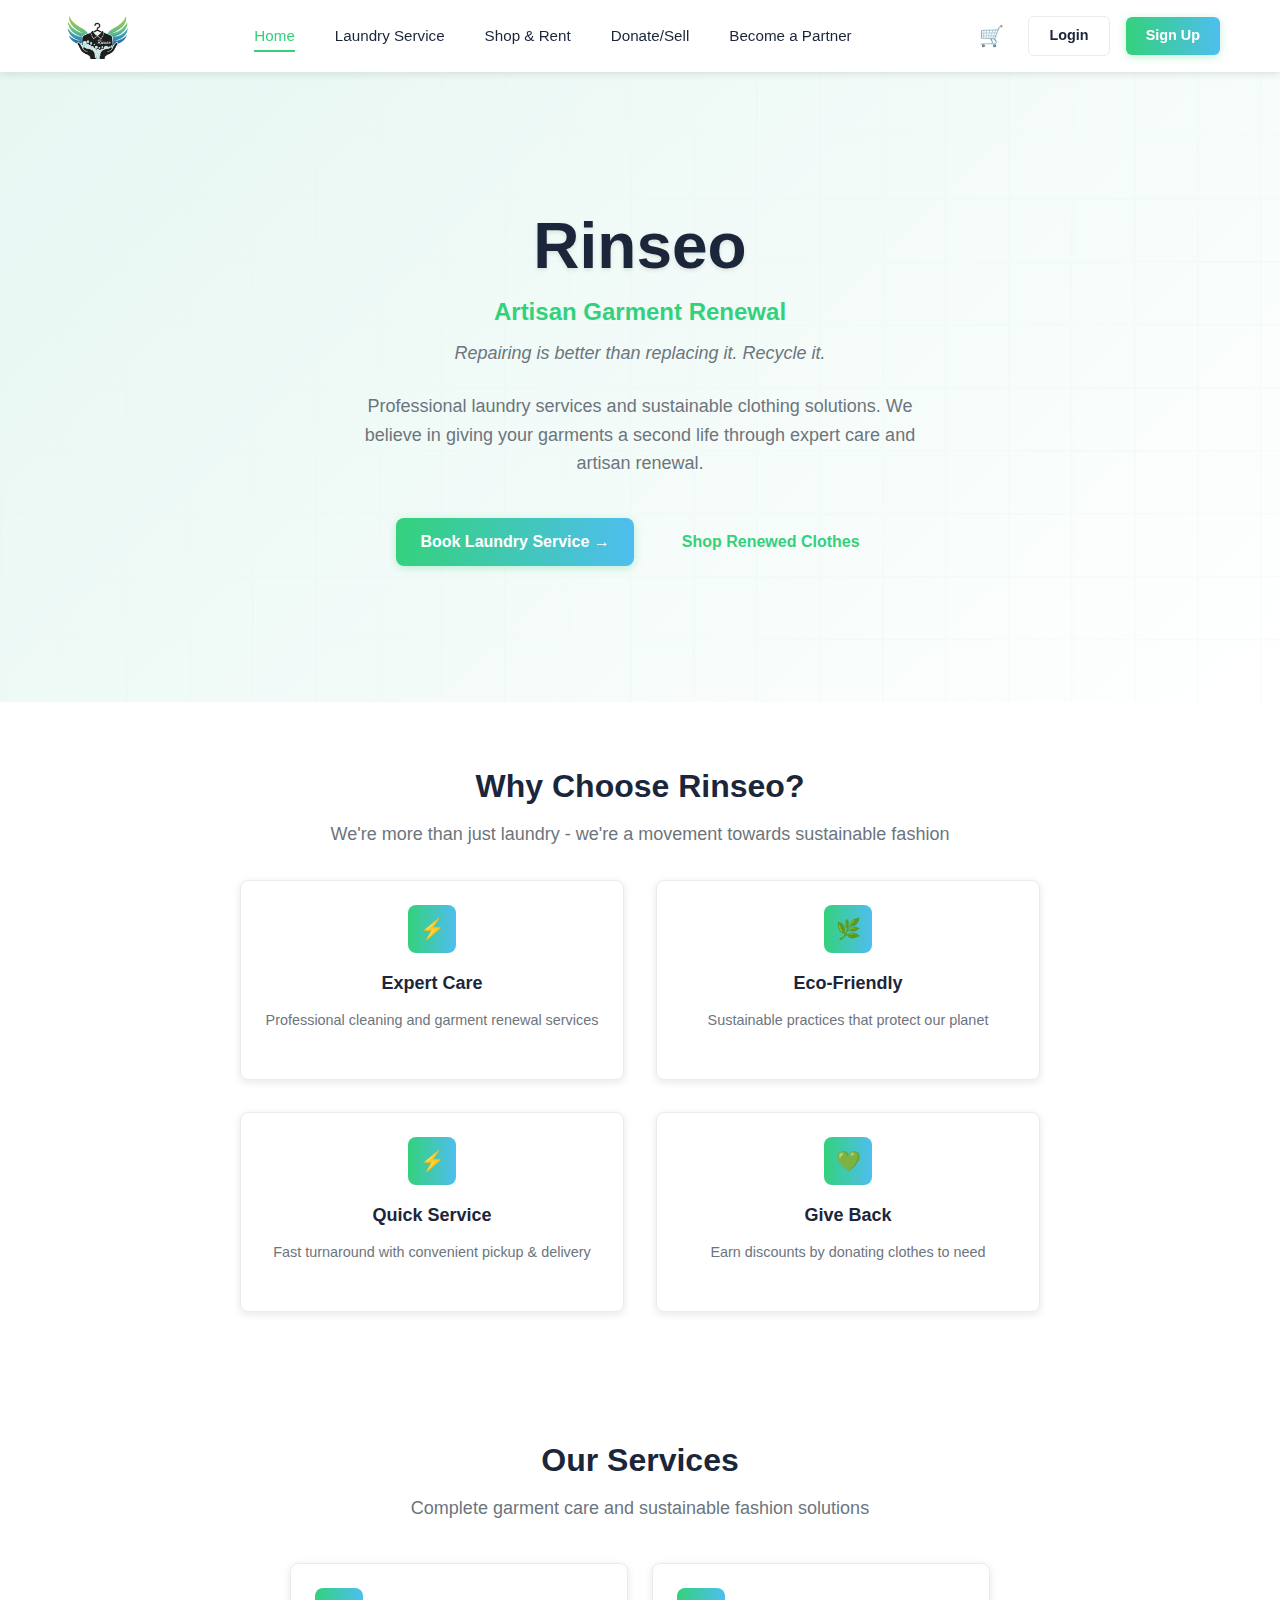
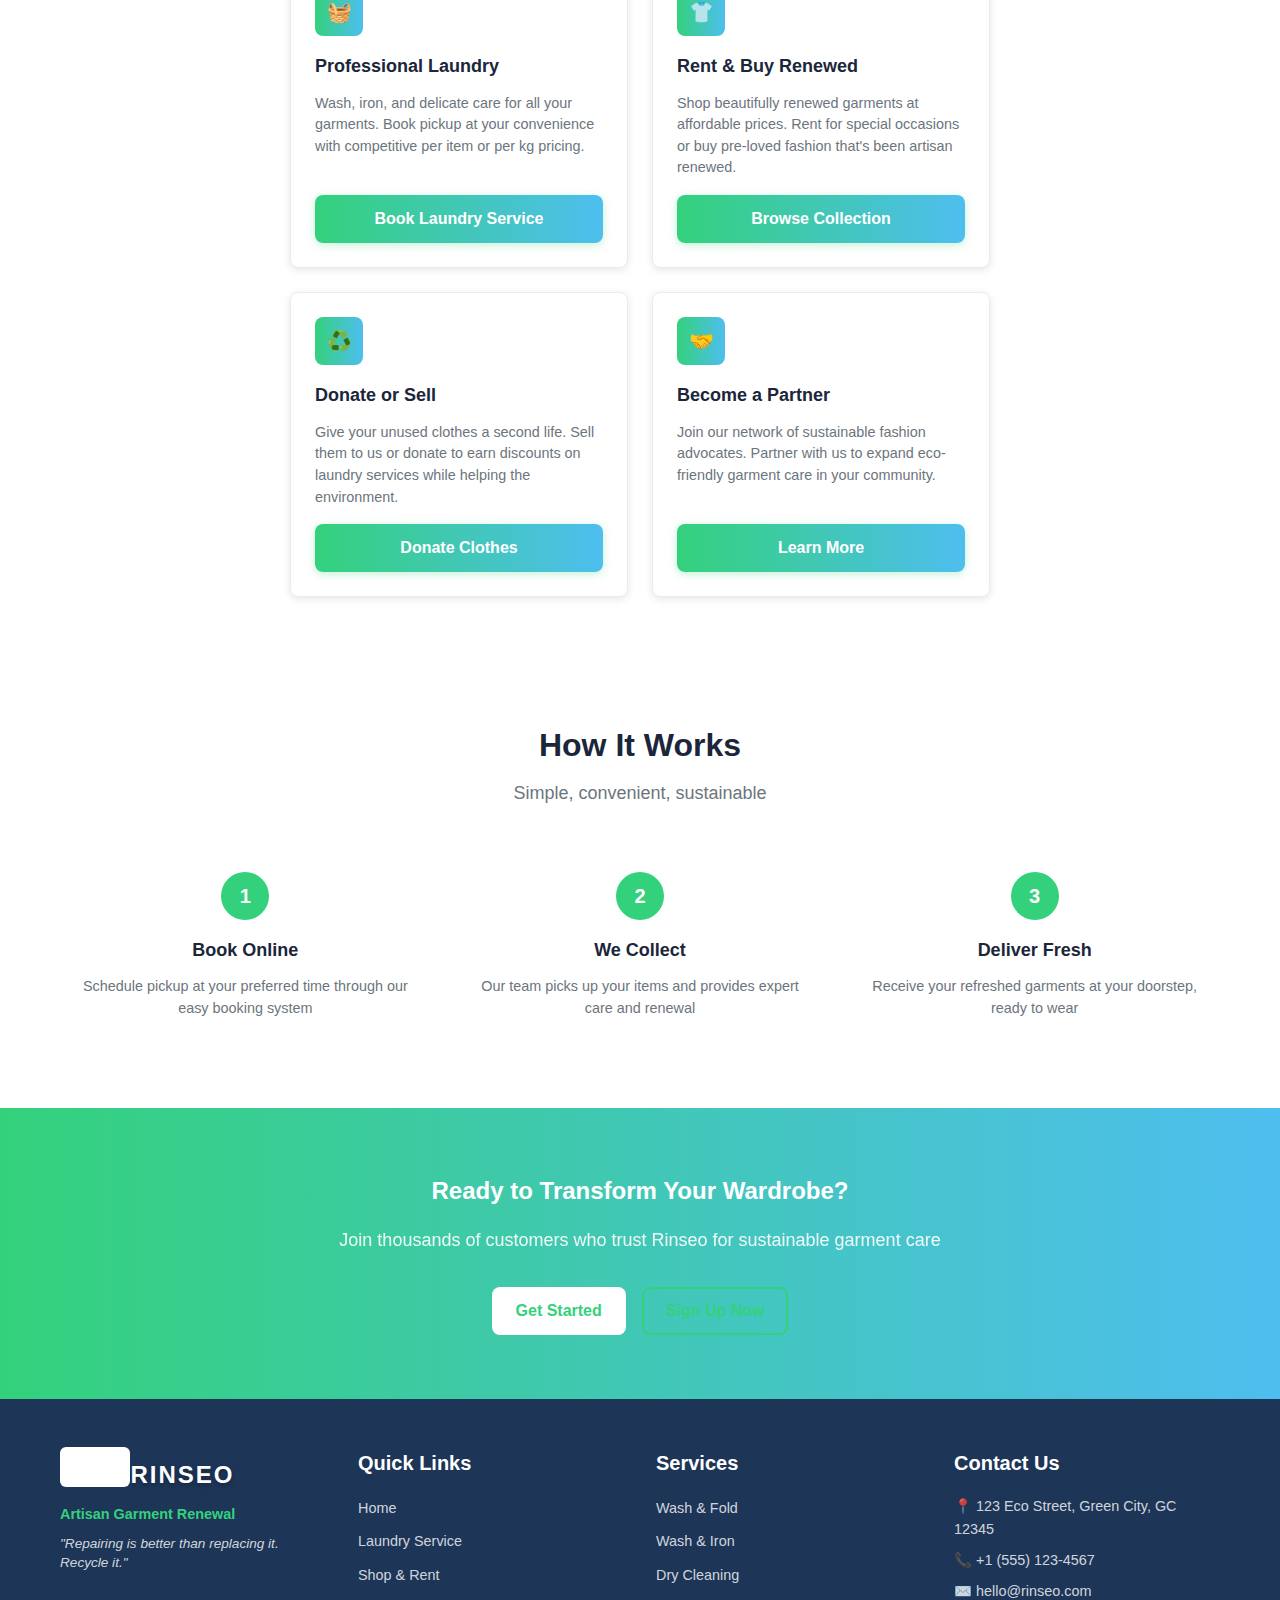
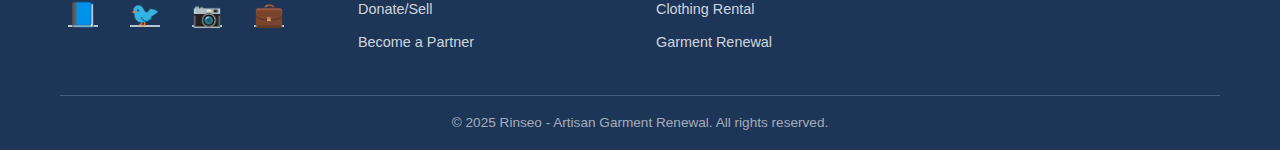
<file: index.html>
<!DOCTYPE html>
<html lang="en">
<head>
    <meta charset="UTF-8">
    <meta name="viewport" content="width=device-width, initial-scale=1.0">
    <title>Rinseo - Artisan Garment Renewal</title>
    <meta name="description" content="Rinseo - Artisan Garment Renewal. Repairing is better than replacing it. Recycle it.">
    <link rel="stylesheet" href="assets/css/main.css">
    <link rel="stylesheet" href="assets/css/components.css">
    <link rel="stylesheet" href="assets/css/pages.css">
</head>
<body>
    <!-- Navigation Bar -->
    <nav class="navbar">
        <div class="container">
            <div class="navbar-content">
                <!-- Logo -->
                <a href="index.html" class="navbar-brand">
                    <img src="assets/images/logo/logo.png" alt="Rinseo Logo" class="navbar-logo">
                </a>
                
                <!-- Mobile Menu Toggle -->
                <button class="navbar-toggle" aria-label="Toggle navigation">
                    <span class="hamburger-line"></span>
                    <span class="hamburger-line"></span>
                    <span class="hamburger-line"></span>
                </button>
                
                <!-- Navigation Links -->
                <ul class="navbar-nav">
                    <li><a href="index.html">Home</a></li>
                    <li><a href="pages/laundry.html">Laundry Service</a></li>
                    <li><a href="pages/shop.html">Shop & Rent</a></li>
                    <li><a href="pages/donate.html">Donate/Sell</a></li>
                    <li><a href="pages/partner.html">Become a Partner</a></li>
                </ul>
                
                <!-- Right Side Actions -->
                <div class="navbar-actions">
                    <a href="pages/cart.html" class="cart-icon" aria-label="Shopping Cart">
                        🛒
                        <span class="cart-badge">0</span>
                    </a>
                    <button class="btn btn-outline login-btn">Login</button>
                    <button class="btn btn-primary signup-btn">Sign Up</button>
                </div>
            </div>
        </div>
    </nav>
    
    <!-- Hero Section -->
    <section class="hero">
        <div class="container">
            <div class="hero-content">
                <h1 class="heading-primary">Rinseo</h1>
                <p class="hero-tagline">Artisan Garment Renewal</p>
                <p class="hero-motto">Repairing is better than replacing it. Recycle it.</p>
                <p class="hero-description">Professional laundry services and sustainable clothing solutions. We believe in giving your garments a second life through expert care and artisan renewal.</p>
                
                <div class="hero-actions">
                    <a href="pages/laundry.html" class="btn btn-primary btn-large">Book Laundry Service →</a>
                    <a href="pages/shop.html" class="btn btn-secondary btn-large">Shop Renewed Clothes</a>
                </div>
            </div>
        </div>
    </section>

    <!-- Why Choose Rinseo Section -->
    <section class="why-choose section">
        <div class="container">
            <div class="text-center">
                <h2 class="heading-secondary">Why Choose Rinseo?</h2>
                <p class="text-large">We're more than just laundry - we're a movement towards sustainable fashion</p>
            </div>
            
            <div class="benefits-grid">
                <div class="card text-center">
                    <div class="card-icon">⚡</div>
                    <h3 class="card-title">Expert Care</h3>
                    <p class="card-description">Professional cleaning and garment renewal services</p>
                </div>
                
                <div class="card text-center">
                    <div class="card-icon">🌿</div>
                    <h3 class="card-title">Eco-Friendly</h3>
                    <p class="card-description">Sustainable practices that protect our planet</p>
                </div>
                
                <div class="card text-center">
                    <div class="card-icon">⚡</div>
                    <h3 class="card-title">Quick Service</h3>
                    <p class="card-description">Fast turnaround with convenient pickup & delivery</p>
                </div>
                
                <div class="card text-center">
                    <div class="card-icon">💚</div>
                    <h3 class="card-title">Give Back</h3>
                    <p class="card-description">Earn discounts by donating clothes to need</p>
                </div>
            </div>
        </div>
    </section>

    <!-- Our Services Section -->
    <section class="services section">
        <div class="container">
            <div class="text-center">
                <h2 class="heading-secondary">Our Services</h2>
                <p class="text-large">Complete garment care and sustainable fashion solutions</p>
            </div>
            
            <div class="services-grid">
                <div class="service-card">
                    <div class="service-icon">🧺</div>
                    <h3 class="card-title">Professional Laundry</h3>
                    <p class="card-description">Wash, iron, and delicate care for all your garments. Book pickup at your convenience with competitive per item or per kg pricing.</p>
                    <a href="pages/laundry.html" class="btn btn-primary">Book Laundry Service</a>
                </div>
                
                <div class="service-card">
                    <div class="service-icon">👕</div>
                    <h3 class="card-title">Rent & Buy Renewed</h3>
                    <p class="card-description">Shop beautifully renewed garments at affordable prices. Rent for special occasions or buy pre-loved fashion that's been artisan renewed.</p>
                    <a href="pages/shop.html" class="btn btn-primary">Browse Collection</a>
                </div>
                
                <div class="service-card">
                    <div class="service-icon">♻️</div>
                    <h3 class="card-title">Donate or Sell</h3>
                    <p class="card-description">Give your unused clothes a second life. Sell them to us or donate to earn discounts on laundry services while helping the environment.</p>
                    <a href="pages/donate.html" class="btn btn-primary">Donate Clothes</a>
                </div>
                
                <div class="service-card">
                    <div class="service-icon">🤝</div>
                    <h3 class="card-title">Become a Partner</h3>
                    <p class="card-description">Join our network of sustainable fashion advocates. Partner with us to expand eco-friendly garment care in your community.</p>
                    <a href="pages/partner.html" class="btn btn-primary">Learn More</a>
                </div>
            </div>
        </div>
    </section>

    <!-- How It Works Section -->
    <section class="how-it-works section">
        <div class="container">
            <div class="text-center">
                <h2 class="heading-secondary">How It Works</h2>
                <p class="text-large">Simple, convenient, sustainable</p>
            </div>
            
            <div class="steps-container">
                <div class="step">
                    <div class="step-number">1</div>
                    <h3 class="step-title">Book Online</h3>
                    <p class="step-description">Schedule pickup at your preferred time through our easy booking system</p>
                </div>
                
                <div class="step">
                    <div class="step-number">2</div>
                    <h3 class="step-title">We Collect</h3>
                    <p class="step-description">Our team picks up your items and provides expert care and renewal</p>
                </div>
                
                <div class="step">
                    <div class="step-number">3</div>
                    <h3 class="step-title">Deliver Fresh</h3>
                    <p class="step-description">Receive your refreshed garments at your doorstep, ready to wear</p>
                </div>
            </div>
        </div>
    </section>

    <!-- CTA Banner -->
    <section class="cta-banner">
        <div class="container">
            <div class="text-center">
                <h2>Ready to Transform Your Wardrobe?</h2>
                <p>Join thousands of customers who trust Rinseo for sustainable garment care</p>
                <div class="cta-actions">
                    <a href="pages/laundry.html" class="btn btn-secondary btn-large">Get Started</a>
                    <a href="pages/auth.html" class="btn btn-outline btn-large">Sign Up Now</a>
                </div>
            </div>
        </div>
    </section>
    
    <!-- Footer -->
    <footer class="footer">
        <div class="container">
            <div class="footer-content">
                <!-- Rinseo Branding -->
                <div class="footer-section">
                    <div class="footer-logo">
                        <a href="index.html" class="footer-logo-link">
                            <img src="assets/images/logo/logo.png" alt="Rinseo Logo" class="footer-logo-img">
                            <div class="footer-logo-text">RINSEO</div>
                        </a>
                    </div>
                    <p class="footer-tagline">Artisan Garment Renewal</p>
                    <p class="footer-motto">"Repairing is better than replacing it. Recycle it."</p>
                    <div class="social-icons">
                        <a href="#" aria-label="Facebook">📘</a>
                        <a href="#" aria-label="Twitter">🐦</a>
                        <a href="#" aria-label="Instagram">📷</a>
                        <a href="#" aria-label="LinkedIn">💼</a>
                    </div>
                </div>
                
                <!-- Quick Links -->
                <div class="footer-section">
                    <h3>Quick Links</h3>
                    <ul>
                        <li><a href="index.html">Home</a></li>
                        <li><a href="pages/laundry.html">Laundry Service</a></li>
                        <li><a href="pages/shop.html">Shop & Rent</a></li>
                        <li><a href="pages/donate.html">Donate/Sell</a></li>
                        <li><a href="pages/partner.html">Become a Partner</a></li>
                    </ul>
                </div>
                
                <!-- Services -->
                <div class="footer-section">
                    <h3>Services</h3>
                    <ul>
                        <li><a href="pages/laundry.html">Wash & Fold</a></li>
                        <li><a href="pages/laundry.html">Wash & Iron</a></li>
                        <li><a href="pages/shop.html">Dry Cleaning</a></li>
                        <li><a href="pages/shop.html">Clothing Rental</a></li>
                        <li><a href="pages/donate.html">Garment Renewal</a></li>
                    </ul>
                </div>
                
                <!-- Contact Us -->
                <div class="footer-section">
                    <h3>Contact Us</h3>
                    <div class="contact-info">
                        <p>📍 123 Eco Street, Green City, GC 12345</p>
                        <p>📞 +1 (555) 123-4567</p>
                        <p>✉️ hello@rinseo.com</p>
                    </div>
                </div>
            </div>
            
            <div class="footer-bottom">
                <p>&copy; 2025 Rinseo - Artisan Garment Renewal. All rights reserved.</p>
            </div>
        </div>
    </footer>
    
    <script src="assets/js/main.js"></script>
    <script src="assets/js/components.js"></script>
</body>
</html>
</file>
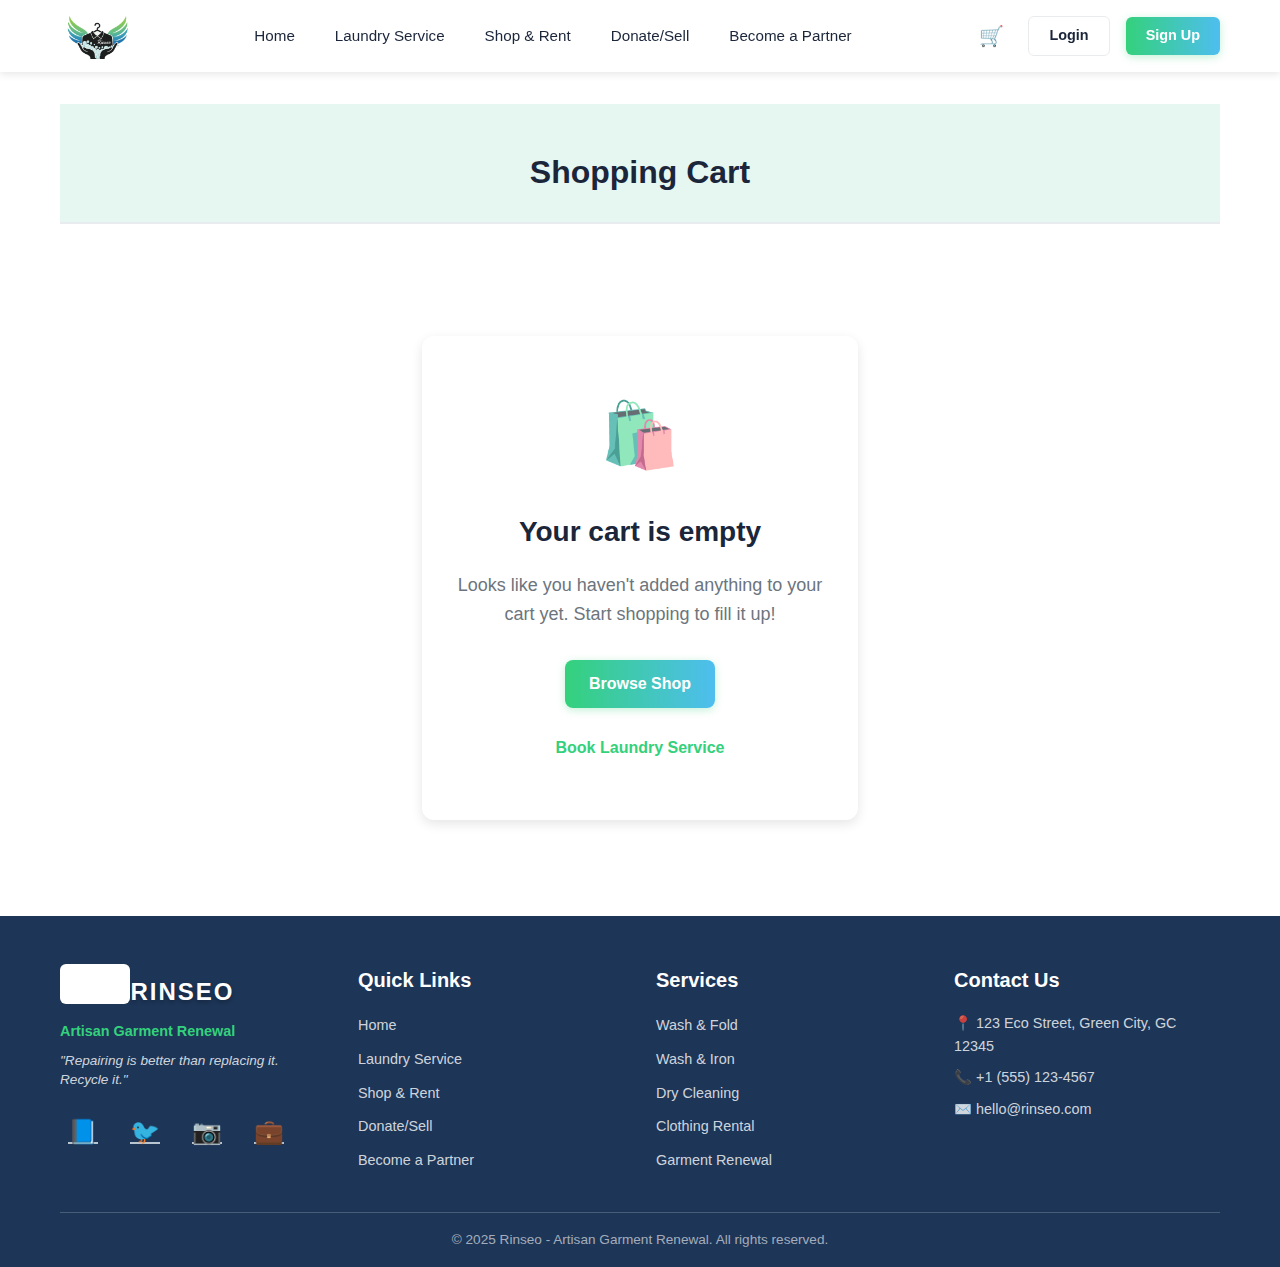
<file: pages/cart.html>
<!DOCTYPE html>
<html lang="en">
<head>
    <meta charset="UTF-8">
    <meta name="viewport" content="width=device-width, initial-scale=1.0">
    <title>Shopping Cart - Rinseo</title>
    <meta name="description" content="Review your cart and proceed to checkout for Rinseo services and products.">
    <link rel="stylesheet" href="../assets/css/main.css">
    <link rel="stylesheet" href="../assets/css/components.css">
    <link rel="stylesheet" href="../assets/css/pages.css">
</head>
<body>
    <!-- Navigation Bar -->
    <nav class="navbar">
        <div class="container">
            <div class="navbar-content">
                <a href="../index.html" class="navbar-brand">
                    <img src="../assets/images/logo/logo.png" alt="Rinseo Logo" class="navbar-logo">
                </a>
                <button class="navbar-toggle" aria-label="Toggle navigation">
                    <span class="hamburger-line"></span>
                    <span class="hamburger-line"></span>
                    <span class="hamburger-line"></span>
                </button>
                <ul class="navbar-nav">
                    <li><a href="../index.html">Home</a></li>
                    <li><a href="laundry.html">Laundry Service</a></li>
                    <li><a href="shop.html">Shop & Rent</a></li>
                    <li><a href="donate.html">Donate/Sell</a></li>
                    <li><a href="partner.html">Become a Partner</a></li>
                </ul>
                <div class="navbar-actions">
                    <a href="cart.html" class="cart-icon" aria-label="Shopping Cart">🛒<span class="cart-badge">0</span></a>
                    <button class="btn btn-outline login-btn">Login</button>
                    <button class="btn btn-primary signup-btn">Sign Up</button>
                </div>
            </div>
        </div>
    </nav>
    
    <!-- Main Cart Content -->
    <main class="main-content">
        <div class="container">
            <div class="cart-header">
                <h1 class="heading-secondary">Shopping Cart</h1>
            </div>
            
            <!-- Empty Cart State -->
            <div class="empty-cart" style="display: none;">
                <div class="empty-cart-content">
                    <div class="empty-cart-icon">
                        🛍️
                    </div>
                    <h2 class="empty-cart-title">Your cart is empty</h2>
                    <p class="empty-cart-message">Looks like you haven't added anything to your cart yet. Start shopping to fill it up!</p>
                    <div class="empty-cart-actions">
                        <a href="shop.html" class="btn btn-primary btn-large">Browse Shop</a>
                        <a href="laundry.html" class="btn btn-secondary">Book Laundry Service</a>
                    </div>
                </div>
            </div>
            
            <!-- Cart Items Container -->
            <div class="cart-content" style="display: none;">
                <div class="cart-layout">
                    <div class="cart-items-section">
                        <div class="cart-items">
                            <!-- Cart items will be dynamically inserted here -->
                        </div>
                    </div>
                    
                    <div class="order-summary-section">
                        <div class="order-summary">
                            <!-- Order summary will be dynamically inserted here -->
                        </div>
                    </div>
                </div>
            </div>
        </div>
    </main>
    
    <!-- Footer -->
    <footer class="footer">
        <div class="container">
            <div class="footer-content">
                <div class="footer-section">
                    <div class="footer-logo">
                        <img src="../assets/images/logo/logo.png" alt="Rinseo Logo" class="footer-logo-img">
                        <div class="footer-logo-text">RINSEO</div>
                    </div>
                    <p class="footer-tagline">Artisan Garment Renewal</p>
                    <p class="footer-motto">"Repairing is better than replacing it. Recycle it."</p>
                    <div class="social-icons">
                        <a href="#" aria-label="Facebook">📘</a>
                        <a href="#" aria-label="Twitter">🐦</a>
                        <a href="#" aria-label="Instagram">📷</a>
                        <a href="#" aria-label="LinkedIn">💼</a>
                    </div>
                </div>
                <div class="footer-section">
                    <h3>Quick Links</h3>
                    <ul>
                        <li><a href="../index.html">Home</a></li>
                        <li><a href="laundry.html">Laundry Service</a></li>
                        <li><a href="shop.html">Shop & Rent</a></li>
                        <li><a href="donate.html">Donate/Sell</a></li>
                        <li><a href="partner.html">Become a Partner</a></li>
                    </ul>
                </div>
                <div class="footer-section">
                    <h3>Services</h3>
                    <ul>
                        <li><a href="laundry.html">Wash & Fold</a></li>
                        <li><a href="laundry.html">Wash & Iron</a></li>
                        <li><a href="shop.html">Dry Cleaning</a></li>
                        <li><a href="shop.html">Clothing Rental</a></li>
                        <li><a href="donate.html">Garment Renewal</a></li>
                    </ul>
                </div>
                <div class="footer-section">
                    <h3>Contact Us</h3>
                    <div class="contact-info">
                        <p>📍 123 Eco Street, Green City, GC 12345</p>
                        <p>📞 +1 (555) 123-4567</p>
                        <p>✉️ hello@rinseo.com</p>
                    </div>
                </div>
            </div>
            <div class="footer-bottom">
                <p>&copy; 2025 Rinseo - Artisan Garment Renewal. All rights reserved.</p>
            </div>
        </div>
    </footer>
    
    <script src="../assets/js/main.js"></script>
    <script src="../assets/js/components.js"></script>
    <script src="../assets/js/cart.js"></script>
</body>
</html>
</file>
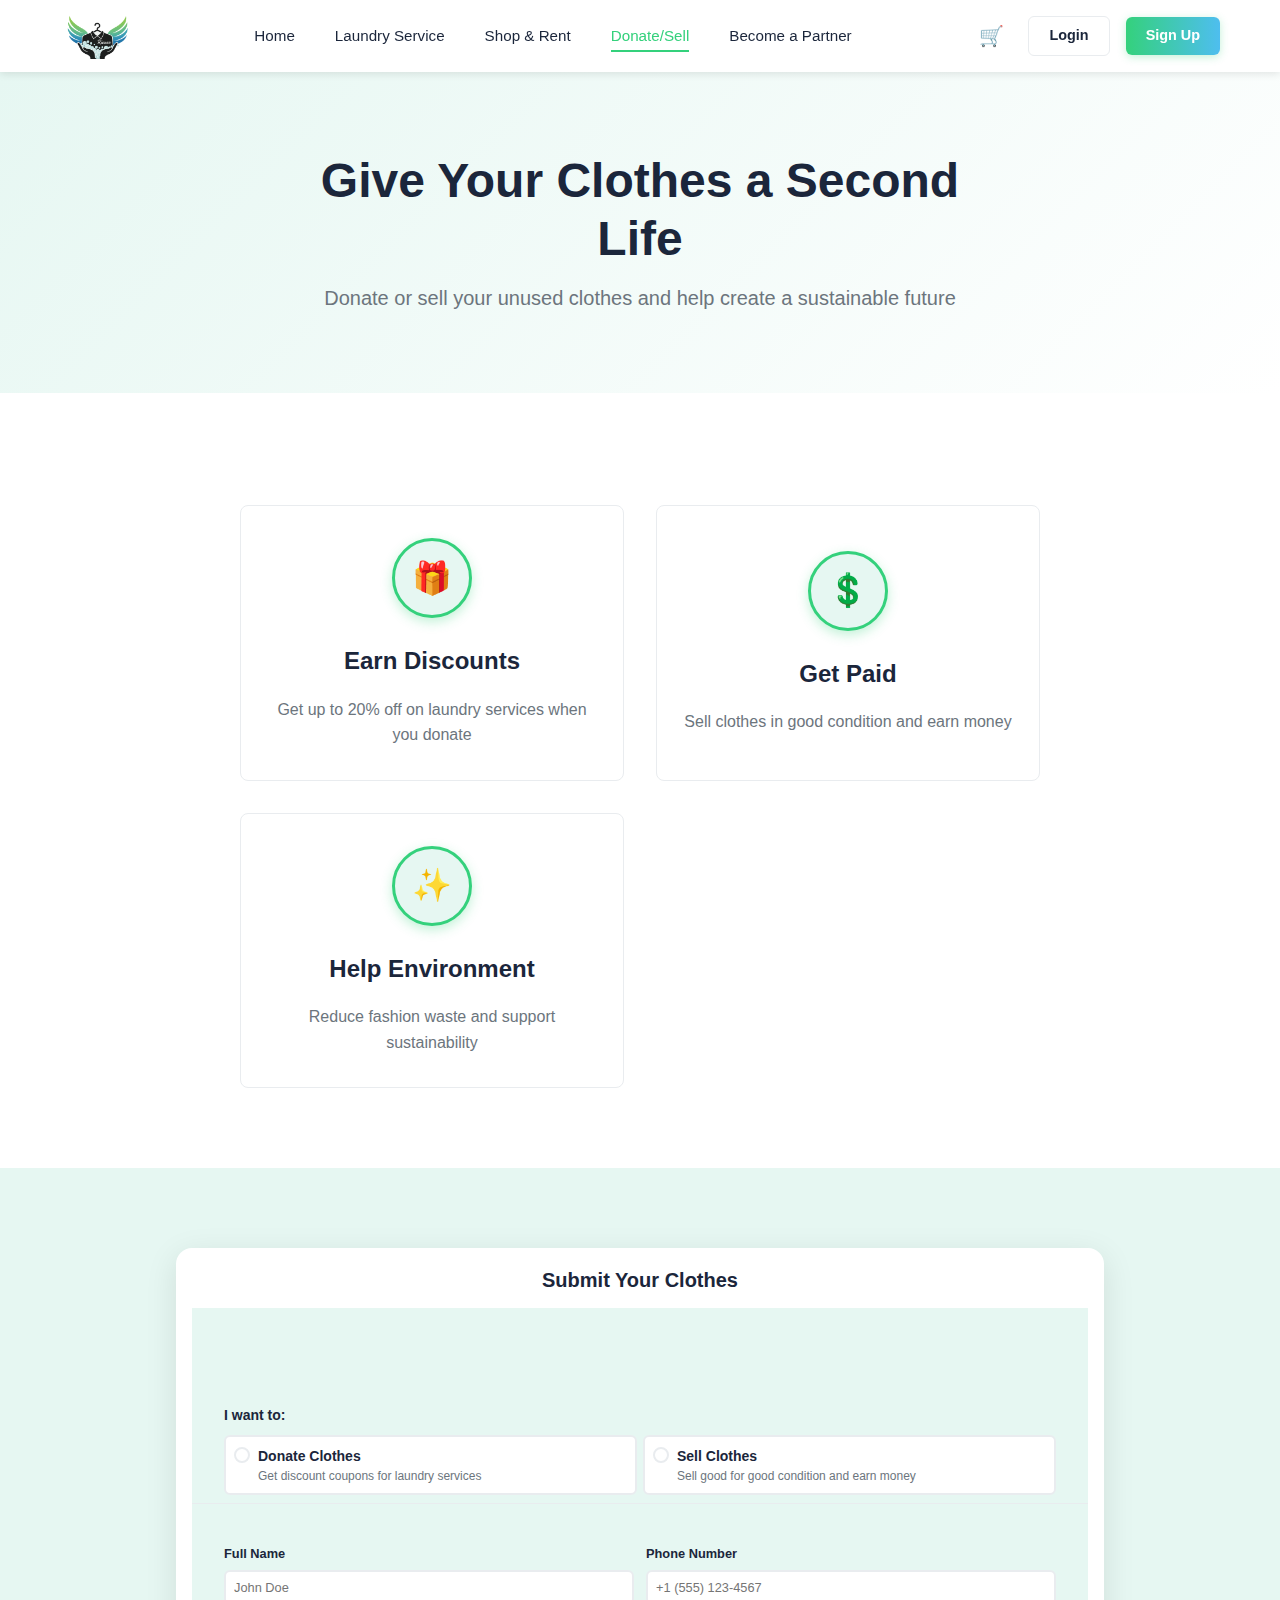
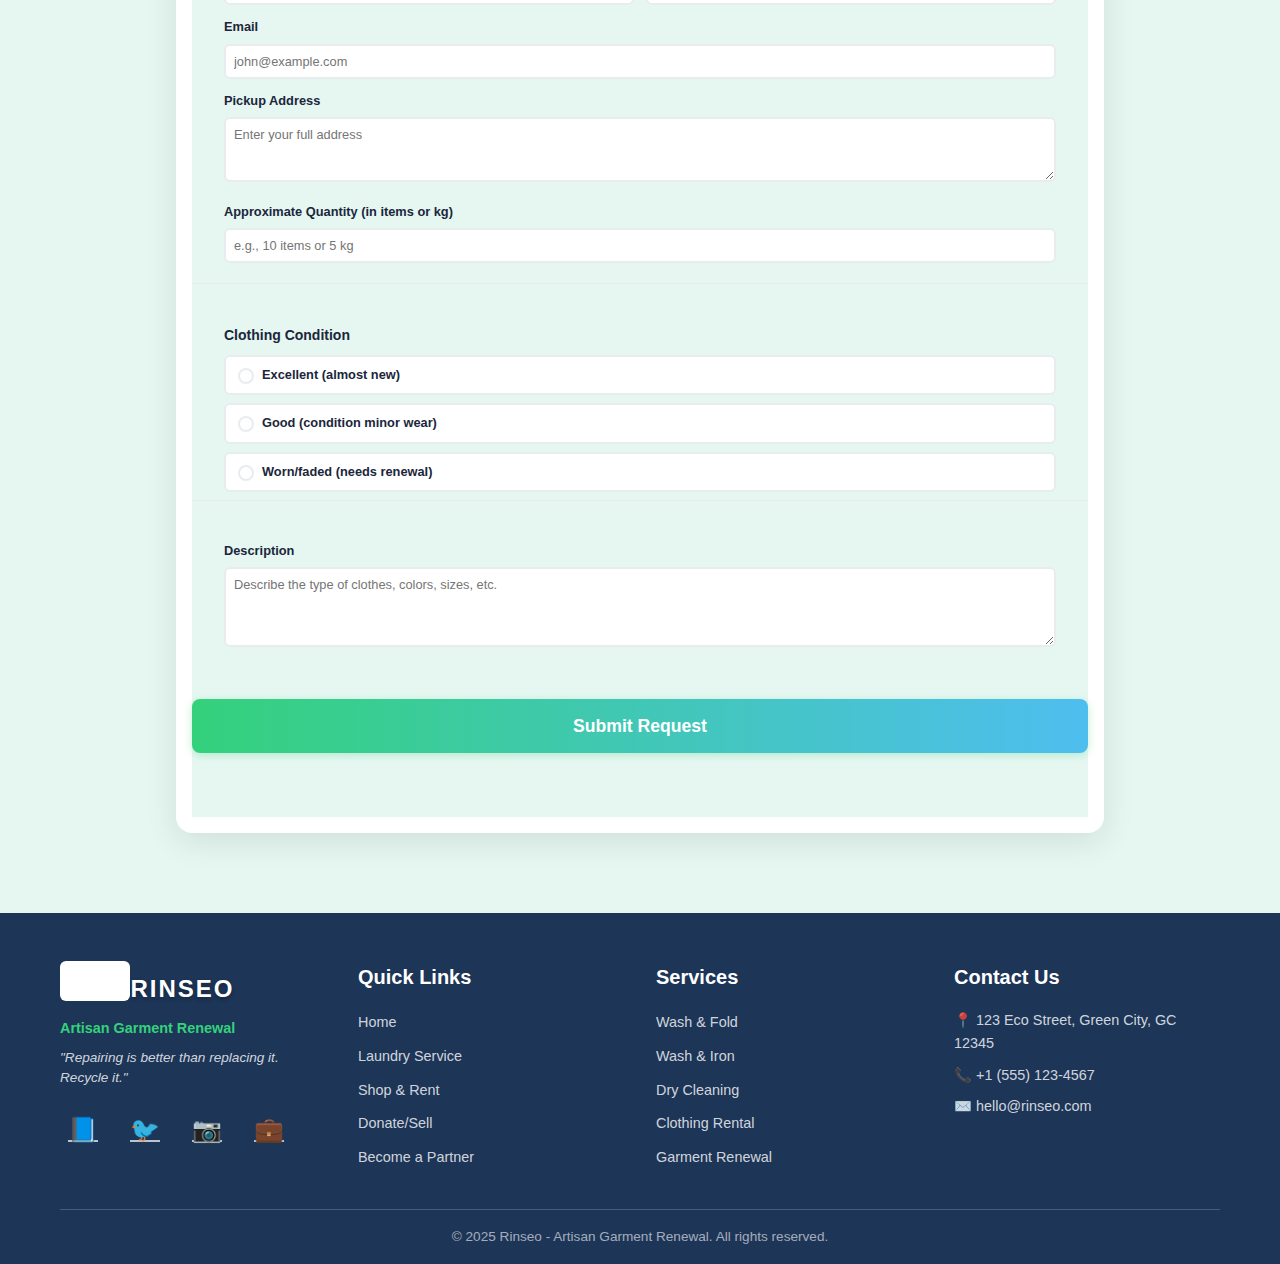
<file: pages/donate.html>
<!DOCTYPE html>
<html lang="en">
<head>
    <meta charset="UTF-8">
    <meta name="viewport" content="width=device-width, initial-scale=1.0">
    <title>Donate/Sell Clothes - Rinseo</title>
    <meta name="description" content="Give your clothes a second life. Donate or sell your garments and help the environment.">
    <link rel="stylesheet" href="../assets/css/main.css">
    <link rel="stylesheet" href="../assets/css/components.css">
    <link rel="stylesheet" href="../assets/css/pages.css">
</head>
<body>
    <!-- Navigation Bar -->
    <nav class="navbar">
        <div class="container">
            <div class="navbar-content">
                <a href="../index.html" class="navbar-brand">
                    <img src="../assets/images/logo/logo.png" alt="Rinseo Logo" class="navbar-logo">
                </a>
                <button class="navbar-toggle" aria-label="Toggle navigation">
                    <span class="hamburger-line"></span>
                    <span class="hamburger-line"></span>
                    <span class="hamburger-line"></span>
                </button>
                <ul class="navbar-nav">
                    <li><a href="../index.html">Home</a></li>
                    <li><a href="laundry.html">Laundry Service</a></li>
                    <li><a href="shop.html">Shop & Rent</a></li>
                    <li><a href="donate.html">Donate/Sell</a></li>
                    <li><a href="partner.html">Become a Partner</a></li>
                </ul>
                <div class="navbar-actions">
                    <a href="cart.html" class="cart-icon" aria-label="Shopping Cart">🛒<span class="cart-badge">0</span></a>
                    <button class="btn btn-outline login-btn">Login</button>
                    <button class="btn btn-primary signup-btn">Sign Up</button>
                </div>
            </div>
        </div>
    </nav>
    
    <!-- Hero Section -->
    <section class="hero-section">
        <div class="container">
            <div class="hero-content">
                <h1 class="hero-title">Give Your Clothes a Second Life</h1>
                <p class="hero-subtitle">Donate or sell your unused clothes and help create a sustainable future</p>
            </div>
        </div>
    </section>

    <!-- Benefits Section -->
    <section class="benefits-section">
        <div class="container">
            <div class="benefits-grid">
                <div class="benefit-card">
                    <div class="benefit-icon">
                        <div class="icon-circle">
                            <span class="icon">🎁</span>
                        </div>
                    </div>
                    <h3 class="benefit-title">Earn Discounts</h3>
                    <p class="benefit-description">Get up to 20% off on laundry services when you donate</p>
                </div>
                <div class="benefit-card">
                    <div class="benefit-icon">
                        <div class="icon-circle">
                            <span class="icon">💲</span>
                        </div>
                    </div>
                    <h3 class="benefit-title">Get Paid</h3>
                    <p class="benefit-description">Sell clothes in good condition and earn money</p>
                </div>
                <div class="benefit-card">
                    <div class="benefit-icon">
                        <div class="icon-circle">
                            <span class="icon">✨</span>
                        </div>
                    </div>
                    <h3 class="benefit-title">Help Environment</h3>
                    <p class="benefit-description">Reduce fashion waste and support sustainability</p>
                </div>
            </div>
        </div>
    </section>

    <!-- Submission Form Section -->
    <section class="submission-form-section">
        <div class="container">
            <div class="form-container">
                <h2 class="form-title">Submit Your Clothes</h2>
                
                <form class="donation-form" id="donationForm">
                    <!-- I want to section -->
                    <div class="form-section">
                        <h3>I want to:</h3>
                        <div class="radio-group">
                            <div class="radio-option">
                                <input type="radio" id="donate" name="action" value="donate" class="radio-input">
                                <label for="donate" class="radio-label">
                                    <div class="radio-content">
                                        <span class="radio-circle"></span>
                                        <div class="radio-text">
                                            <strong>Donate Clothes</strong>
                                            <p>Get discount coupons for laundry services</p>
                                        </div>
                                    </div>
                                </label>
                            </div>
                            <div class="radio-option">
                                <input type="radio" id="sell" name="action" value="sell" class="radio-input">
                                <label for="sell" class="radio-label">
                                    <div class="radio-content">
                                        <span class="radio-circle"></span>
                                        <div class="radio-text">
                                            <strong>Sell Clothes</strong>
                                            <p>Sell good for good condition and earn money</p>
                                        </div>
                                    </div>
                                </label>
                            </div>
                        </div>
                    </div>

                    <!-- Personal Information -->
                    <div class="form-section">
                        <div class="form-row">
                            <div class="form-group">
                                <label for="fullName" class="form-label">Full Name</label>
                                <input type="text" id="fullName" name="fullName" class="form-input" placeholder="John Doe" required>
                            </div>
                            <div class="form-group">
                                <label for="phoneNumber" class="form-label">Phone Number</label>
                                <input type="tel" id="phoneNumber" name="phoneNumber" class="form-input" placeholder="+1 (555) 123-4567" required>
                            </div>
                        </div>
                        
                        <div class="form-group">
                            <label for="email" class="form-label">Email</label>
                            <input type="email" id="email" name="email" class="form-input" placeholder="john@example.com" required>
                        </div>
                        
                        <div class="form-group">
                            <label for="pickupAddress" class="form-label">Pickup Address</label>
                            <textarea id="pickupAddress" name="pickupAddress" class="form-textarea" placeholder="Enter your full address" rows="3" required></textarea>
                        </div>
                        
                        <div class="form-group">
                            <label for="quantity" class="form-label">Approximate Quantity (in items or kg)</label>
                            <input type="text" id="quantity" name="quantity" class="form-input" placeholder="e.g., 10 items or 5 kg" required>
                        </div>
                    </div>

                    <!-- Clothing Condition -->
                    <div class="form-section clothing-condition">
                        <h3>Clothing Condition</h3>
                        <div class="radio-group">
                            <div class="radio-option">
                                <input type="radio" id="excellent" name="condition" value="excellent" class="radio-input">
                                <label for="excellent" class="radio-label">
                                    <div class="radio-content">
                                        <span class="radio-circle"></span>
                                        <div class="radio-text">
                                            <strong>Excellent (almost new)</strong>
                                        </div>
                                    </div>
                                </label>
                            </div>
                            <div class="radio-option">
                                <input type="radio" id="good" name="condition" value="good" class="radio-input">
                                <label for="good" class="radio-label">
                                    <div class="radio-content">
                                        <span class="radio-circle"></span>
                                        <div class="radio-text">
                                            <strong>Good (condition minor wear)</strong>
                                        </div>
                                    </div>
                                </label>
                            </div>
                            <div class="radio-option">
                                <input type="radio" id="worn" name="condition" value="worn" class="radio-input">
                                <label for="worn" class="radio-label">
                                    <div class="radio-content">
                                        <span class="radio-circle"></span>
                                        <div class="radio-text">
                                            <strong>Worn/faded (needs renewal)</strong>
                                        </div>
                                    </div>
                                </label>
                            </div>
                        </div>
                    </div>

                    <!-- Description -->
                    <div class="form-section">
                        <div class="form-group">
                            <label for="description" class="form-label">Description</label>
                            <textarea id="description" name="description" class="form-textarea" placeholder="Describe the type of clothes, colors, sizes, etc." rows="4"></textarea>
                        </div>
                    </div>

                    <!-- Submit Button -->
                    <button type="submit" class="btn btn-primary submit-btn">Submit Request</button>
                </form>

                <!-- What Happens Next Section -->
                <div class="next-steps" id="nextSteps" style="display: none;">
                    <h4>✅ What happens next?</h4>
                    <ul>
                        <li>We'll contact you within 24 hours</li>
                        <li>Our team will schedule a convenient pickup time</li>
                        <li>We'll evaluate your clothes and provide feedback</li>
                        <li>You'll receive your discount coupons or payment</li>
                    </ul>
                </div>
            </div>
        </div>
    </section>
    
    <!-- Footer -->
    <footer class="footer">
        <div class="container">
            <div class="footer-content">
                <div class="footer-section">
                    <div class="footer-logo">
                        <img src="../assets/images/logo/logo.png" alt="Rinseo Logo" class="footer-logo-img">
                        <div class="footer-logo-text">RINSEO</div>
                    </div>
                    <p class="footer-tagline">Artisan Garment Renewal</p>
                    <p class="footer-motto">"Repairing is better than replacing it. Recycle it."</p>
                    <div class="social-icons">
                        <a href="#" aria-label="Facebook">📘</a>
                        <a href="#" aria-label="Twitter">🐦</a>
                        <a href="#" aria-label="Instagram">📷</a>
                        <a href="#" aria-label="LinkedIn">💼</a>
                    </div>
                </div>
                <div class="footer-section">
                    <h3>Quick Links</h3>
                    <ul>
                        <li><a href="../index.html">Home</a></li>
                        <li><a href="laundry.html">Laundry Service</a></li>
                        <li><a href="shop.html">Shop & Rent</a></li>
                        <li><a href="donate.html">Donate/Sell</a></li>
                        <li><a href="partner.html">Become a Partner</a></li>
                    </ul>
                </div>
                <div class="footer-section">
                    <h3>Services</h3>
                    <ul>
                        <li><a href="laundry.html">Wash & Fold</a></li>
                        <li><a href="laundry.html">Wash & Iron</a></li>
                        <li><a href="shop.html">Dry Cleaning</a></li>
                        <li><a href="shop.html">Clothing Rental</a></li>
                        <li><a href="donate.html">Garment Renewal</a></li>
                    </ul>
                </div>
                <div class="footer-section">
                    <h3>Contact Us</h3>
                    <div class="contact-info">
                        <p>📍 123 Eco Street, Green City, GC 12345</p>
                        <p>📞 +1 (555) 123-4567</p>
                        <p>✉️ hello@rinseo.com</p>
                    </div>
                </div>
            </div>
            <div class="footer-bottom">
                <p>&copy; 2025 Rinseo - Artisan Garment Renewal. All rights reserved.</p>
            </div>
        </div>
    </footer>
    
    <script src="../assets/js/main.js"></script>
    <script src="../assets/js/components.js"></script>
    <script src="../assets/js/donate.js"></script>
</body>
</html>
</file>
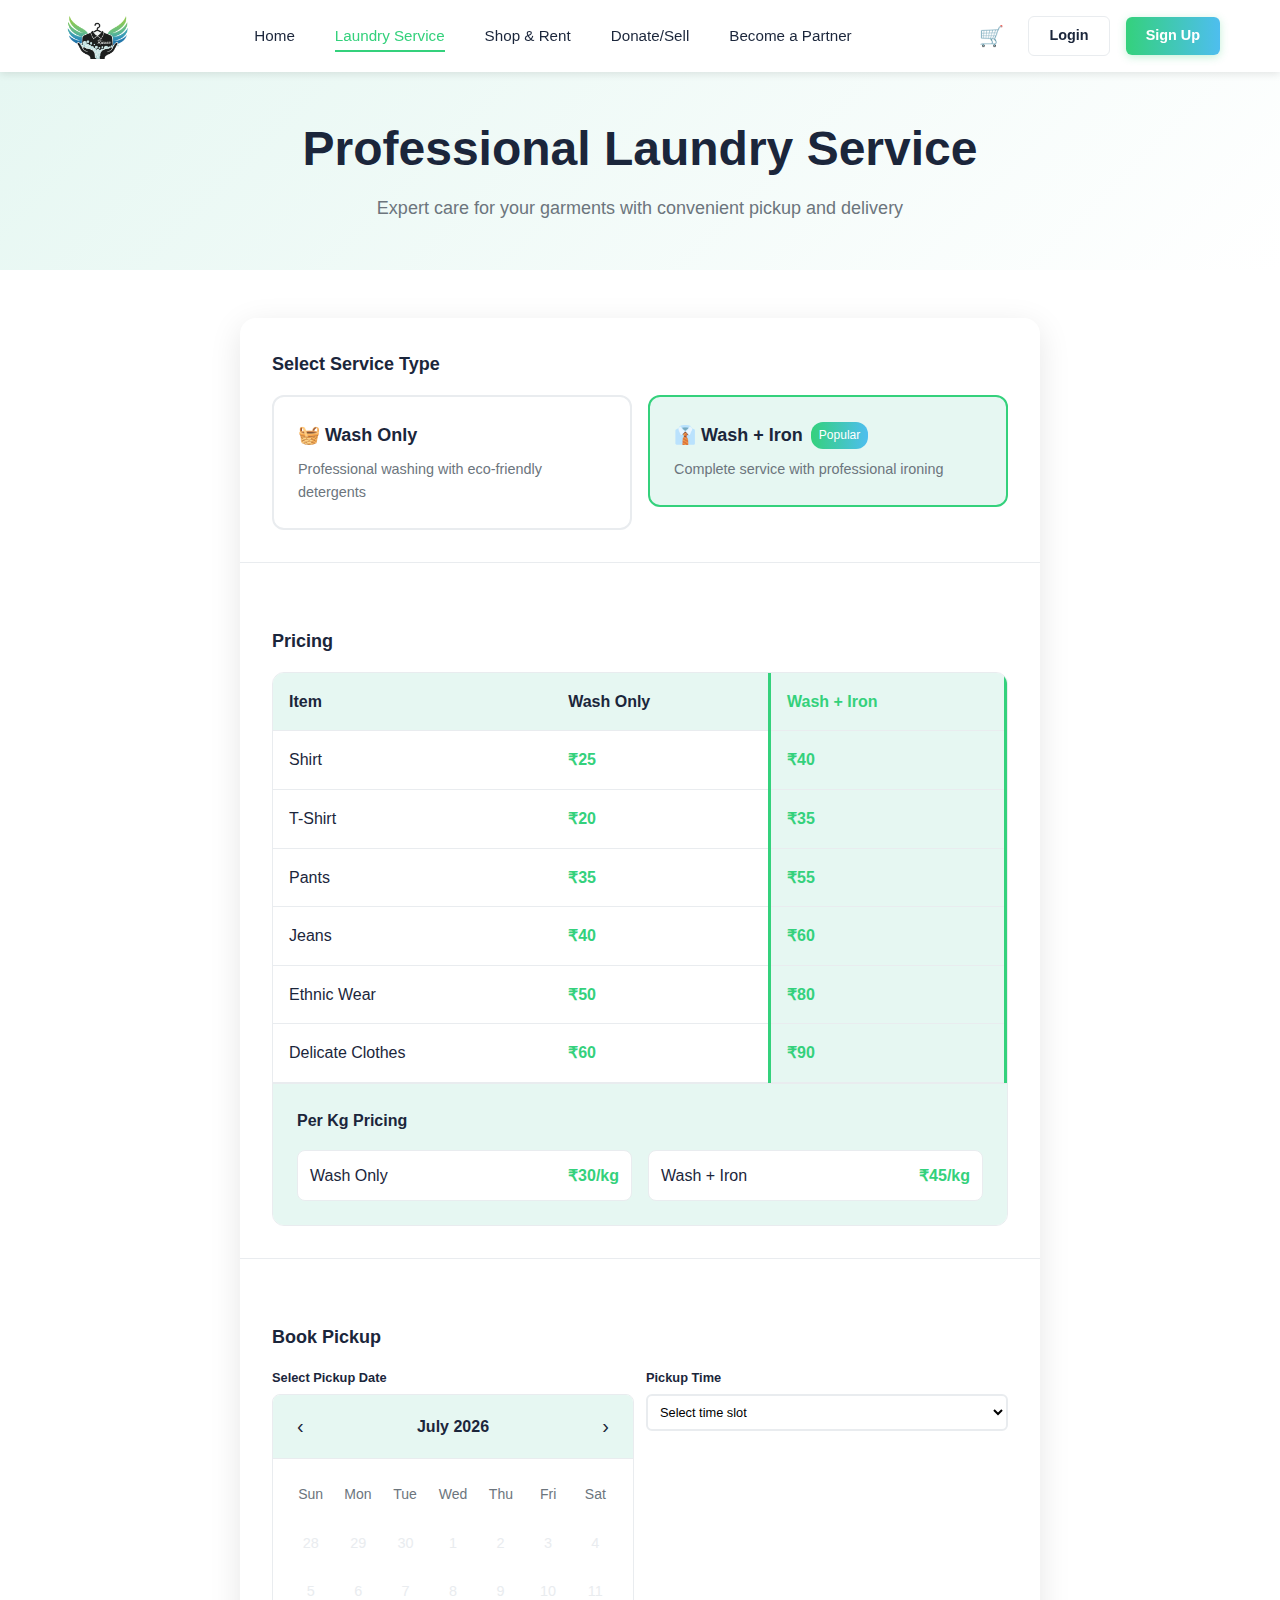
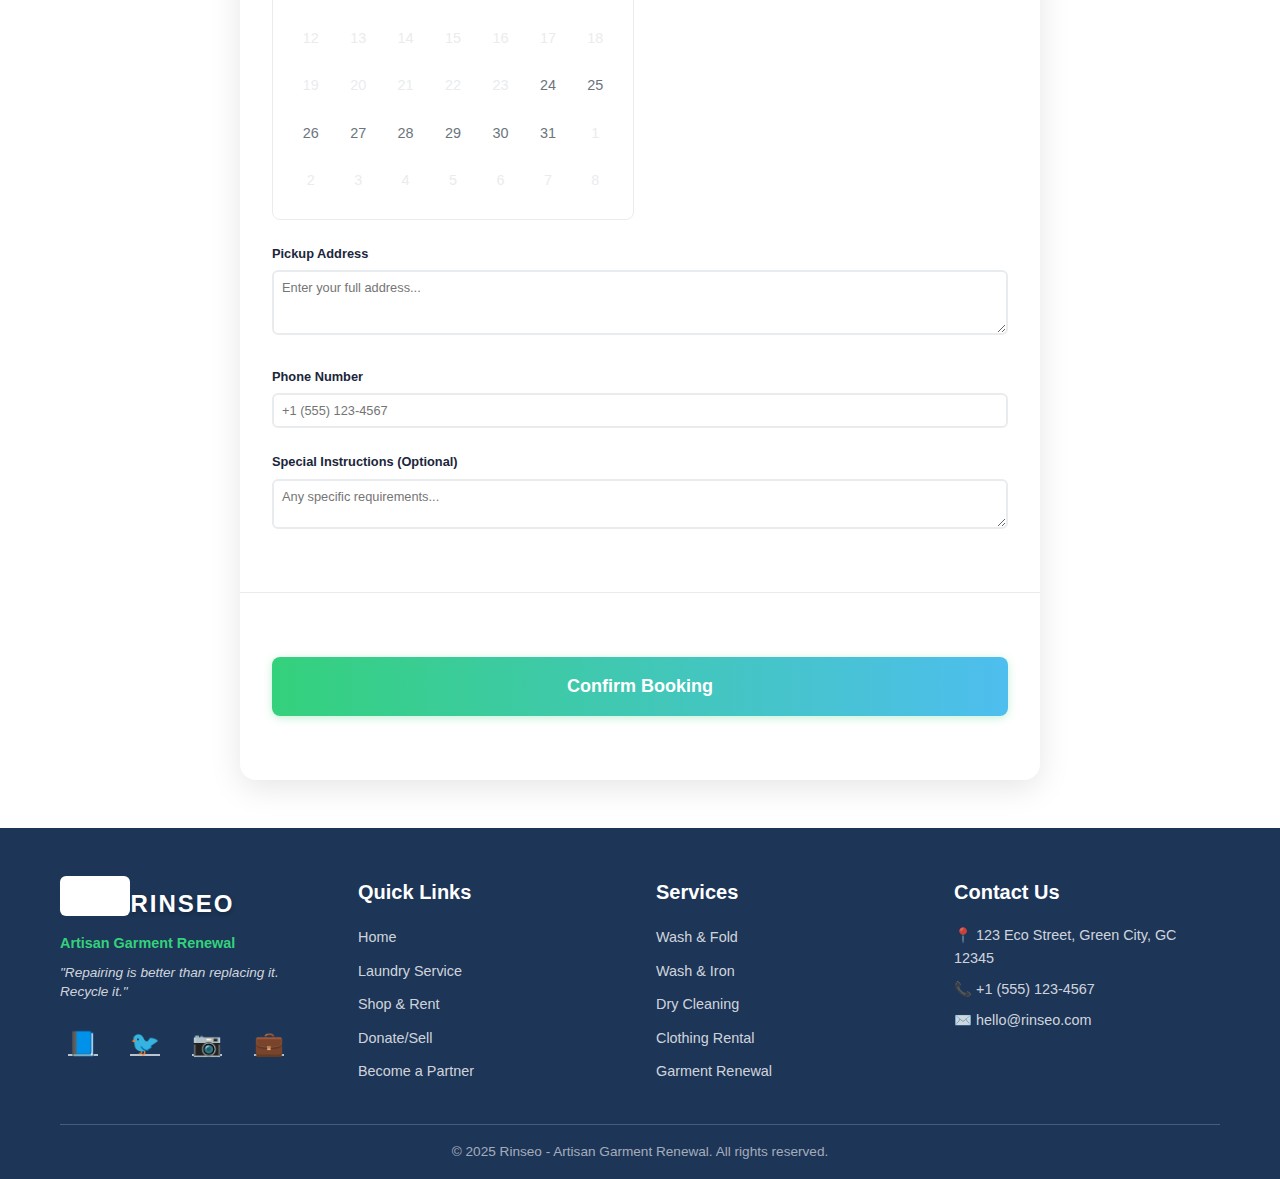
<file: pages/laundry.html>
<!DOCTYPE html>
<html lang="en">
<head>
    <meta charset="UTF-8">
    <meta name="viewport" content="width=device-width, initial-scale=1.0">
    <title>Laundry Service - Rinseo</title>
    <meta name="description" content="Professional laundry services with eco-friendly practices. Book your laundry pickup and delivery.">
    <link rel="stylesheet" href="../assets/css/main.css">
    <link rel="stylesheet" href="../assets/css/components.css">
    <link rel="stylesheet" href="../assets/css/pages.css">
</head>
<body>
    <!-- Navigation Bar -->
    <nav class="navbar">
        <div class="container">
            <div class="navbar-content">
                <!-- Logo -->
                <a href="../index.html" class="navbar-brand">
                    <img src="../assets/images/logo/logo.png" alt="Rinseo Logo" class="navbar-logo">
                </a>
                
                <!-- Mobile Menu Toggle -->
                <button class="navbar-toggle" aria-label="Toggle navigation">
                    <span class="hamburger-line"></span>
                    <span class="hamburger-line"></span>
                    <span class="hamburger-line"></span>
                </button>
                
                <!-- Navigation Links -->
                <ul class="navbar-nav">
                    <li><a href="../index.html">Home</a></li>
                    <li><a href="laundry.html">Laundry Service</a></li>
                    <li><a href="shop.html">Shop & Rent</a></li>
                    <li><a href="donate.html">Donate/Sell</a></li>
                    <li><a href="partner.html">Become a Partner</a></li>
                </ul>
                
                <!-- Right Side Actions -->
                <div class="navbar-actions">
                    <a href="cart.html" class="cart-icon" aria-label="Shopping Cart">
                        🛒
                        <span class="cart-badge">0</span>
                    </a>
                    <button class="btn btn-outline login-btn">Login</button>
                    <button class="btn btn-primary signup-btn">Sign Up</button>
                </div>
            </div>
        </div>
    </nav>
    
    <!-- Laundry Service Page Content -->
    <div class="laundry-page">
        <!-- Hero Section -->
        <section class="laundry-hero">
            <div class="container">
                <div class="text-center">
                    <h1 class="heading-primary">Professional Laundry Service</h1>
                    <p class="text-large">Expert care for your garments with convenient pickup and delivery</p>
                </div>
            </div>
        </section>

        <!-- Service Selection -->
        <section class="service-selection">
            <div class="container">
                <div class="laundry-form-container">
                    <!-- Service Type Selection -->
                    <div class="form-section">
                        <h3 class="section-title">Select Service Type</h3>
                        <div class="service-options">
                            <div class="service-option">
                                <input type="radio" id="washOnly" name="serviceType" value="wash" class="service-radio">
                                <label for="washOnly" class="service-label">
                                    <div class="service-content">
                                        <h4>🧺 Wash Only</h4>
                                        <p>Professional washing with eco-friendly detergents</p>
                                    </div>
                                </label>
                            </div>
                            
                            <div class="service-option">
                                <input type="radio" id="washIron" name="serviceType" value="wash-iron" class="service-radio" checked>
                                <label for="washIron" class="service-label">
                                    <div class="service-content">
                                        <h4>👔 Wash + Iron <span class="popular-badge">Popular</span></h4>
                                        <p>Complete service with professional ironing</p>
                                    </div>
                                </label>
                            </div>
                        </div>
                    </div>

                    <!-- Pricing Table -->
                    <div class="form-section">
                        <h3 class="section-title">Pricing</h3>
                        <div class="pricing-table-container">
                            <table class="pricing-table">
                                <thead>
                                    <tr>
                                        <th>Item</th>
                                        <th>Wash Only</th>
                                        <th>Wash + Iron</th>
                                    </tr>
                                </thead>
                                <tbody>
                                    <tr>
                                        <td>Shirt</td>
                                        <td>₹25</td>
                                        <td>₹40</td>
                                    </tr>
                                    <tr>
                                        <td>T-Shirt</td>
                                        <td>₹20</td>
                                        <td>₹35</td>
                                    </tr>
                                    <tr>
                                        <td>Pants</td>
                                        <td>₹35</td>
                                        <td>₹55</td>
                                    </tr>
                                    <tr>
                                        <td>Jeans</td>
                                        <td>₹40</td>
                                        <td>₹60</td>
                                    </tr>
                                    <tr>
                                        <td>Ethnic Wear</td>
                                        <td>₹50</td>
                                        <td>₹80</td>
                                    </tr>
                                    <tr>
                                        <td>Delicate Clothes</td>
                                        <td>₹60</td>
                                        <td>₹90</td>
                                    </tr>
                                </tbody>
                            </table>
                            
                            <div class="bulk-pricing">
                                <h4>Per Kg Pricing</h4>
                                <div class="bulk-options">
                                    <div class="bulk-option">
                                        <span class="bulk-label">Wash Only</span>
                                        <span class="bulk-price">₹30/kg</span>
                                    </div>
                                    <div class="bulk-option">
                                        <span class="bulk-label">Wash + Iron</span>
                                        <span class="bulk-price">₹45/kg</span>
                                    </div>
                                </div>
                            </div>
                        </div>
                    </div>

                    <!-- Book Pickup -->
                    <div class="form-section">
                        <h3 class="section-title">Book Pickup</h3>
                        <div class="booking-form">
                            <div class="form-row">
                                <div class="form-group">
                                    <label class="form-label">Select Pickup Date</label>
                                    <div class="calendar-container">
                                        <div class="calendar-header">
                                            <button type="button" class="calendar-nav" id="prevMonth">‹</button>
                                            <span class="calendar-month">October 2025</span>
                                            <button type="button" class="calendar-nav" id="nextMonth">›</button>
                                        </div>
                                        <div class="calendar-grid">
                                            <div class="calendar-weekdays">
                                                <span>Sun</span><span>Mon</span><span>Tue</span><span>Wed</span><span>Thu</span><span>Fri</span><span>Sat</span>
                                            </div>
                                            <div class="calendar-days" id="calendarDays">
                                                <!-- Calendar days will be generated by JavaScript -->
                                            </div>
                                        </div>
                                    </div>
                                </div>
                                
                                <div class="form-group">
                                    <label class="form-label">Pickup Time</label>
                                    <select class="form-input" id="pickupTime">
                                        <option value="">Select time slot</option>
                                        <option value="09:00-11:00">9:00 AM - 11:00 AM</option>
                                        <option value="11:00-13:00">11:00 AM - 1:00 PM</option>
                                        <option value="13:00-15:00">1:00 PM - 3:00 PM</option>
                                        <option value="15:00-17:00">3:00 PM - 5:00 PM</option>
                                        <option value="17:00-19:00">5:00 PM - 7:00 PM</option>
                                    </select>
                                </div>
                            </div>
                            
                            <div class="form-group">
                                <label class="form-label">Pickup Address</label>
                                <textarea class="form-textarea" id="pickupAddress" placeholder="Enter your full address..." rows="3"></textarea>
                            </div>
                            
                            <div class="form-group">
                                <label class="form-label">Phone Number</label>
                                <input type="tel" class="form-input" id="phoneNumber" placeholder="+1 (555) 123-4567">
                            </div>
                            
                            <div class="form-group">
                                <label class="form-label">Special Instructions (Optional)</label>
                                <textarea class="form-textarea" id="specialInstructions" placeholder="Any specific requirements..." rows="2"></textarea>
                            </div>
                        </div>
                    </div>

                    <!-- Confirm Booking Button -->
                    <div class="form-section">
                        <button type="button" class="btn btn-primary btn-large confirm-booking-btn">
                            Confirm Booking
                        </button>
                    </div>
                </div>
            </div>
        </section>
    </div>
    
    <!-- Footer -->
    <footer class="footer">
        <div class="container">
            <div class="footer-content">
                <!-- Rinseo Branding -->
                <div class="footer-section">
                    <div class="footer-logo">
                        <img src="../assets/images/logo/logo.png" alt="Rinseo Logo" class="footer-logo-img">
                        <div class="footer-logo-text">RINSEO</div>
                    </div>
                    <p class="footer-tagline">Artisan Garment Renewal</p>
                    <p class="footer-motto">"Repairing is better than replacing it. Recycle it."</p>
                    <div class="social-icons">
                        <a href="#" aria-label="Facebook">📘</a>
                        <a href="#" aria-label="Twitter">🐦</a>
                        <a href="#" aria-label="Instagram">📷</a>
                        <a href="#" aria-label="LinkedIn">💼</a>
                    </div>
                </div>
                
                <!-- Quick Links -->
                <div class="footer-section">
                    <h3>Quick Links</h3>
                    <ul>
                        <li><a href="../index.html">Home</a></li>
                        <li><a href="laundry.html">Laundry Service</a></li>
                        <li><a href="shop.html">Shop & Rent</a></li>
                        <li><a href="donate.html">Donate/Sell</a></li>
                        <li><a href="partner.html">Become a Partner</a></li>
                    </ul>
                </div>
                
                <!-- Services -->
                <div class="footer-section">
                    <h3>Services</h3>
                    <ul>
                        <li><a href="laundry.html">Wash & Fold</a></li>
                        <li><a href="laundry.html">Wash & Iron</a></li>
                        <li><a href="shop.html">Dry Cleaning</a></li>
                        <li><a href="shop.html">Clothing Rental</a></li>
                        <li><a href="donate.html">Garment Renewal</a></li>
                    </ul>
                </div>
                
                <!-- Contact Us -->
                <div class="footer-section">
                    <h3>Contact Us</h3>
                    <div class="contact-info">
                        <p>📍 123 Eco Street, Green City, GC 12345</p>
                        <p>📞 +1 (555) 123-4567</p>
                        <p>✉️ hello@rinseo.com</p>
                    </div>
                </div>
            </div>
            
            <div class="footer-bottom">
                <p>&copy; 2025 Rinseo - Artisan Garment Renewal. All rights reserved.</p>
            </div>
        </div>
    </footer>
    
    <script src="../assets/js/main.js"></script>
    <script src="../assets/js/components.js"></script>
    <script src="../assets/js/cart.js"></script>
    <script src="../assets/js/laundry.js"></script>
</body>
</html>
</file>
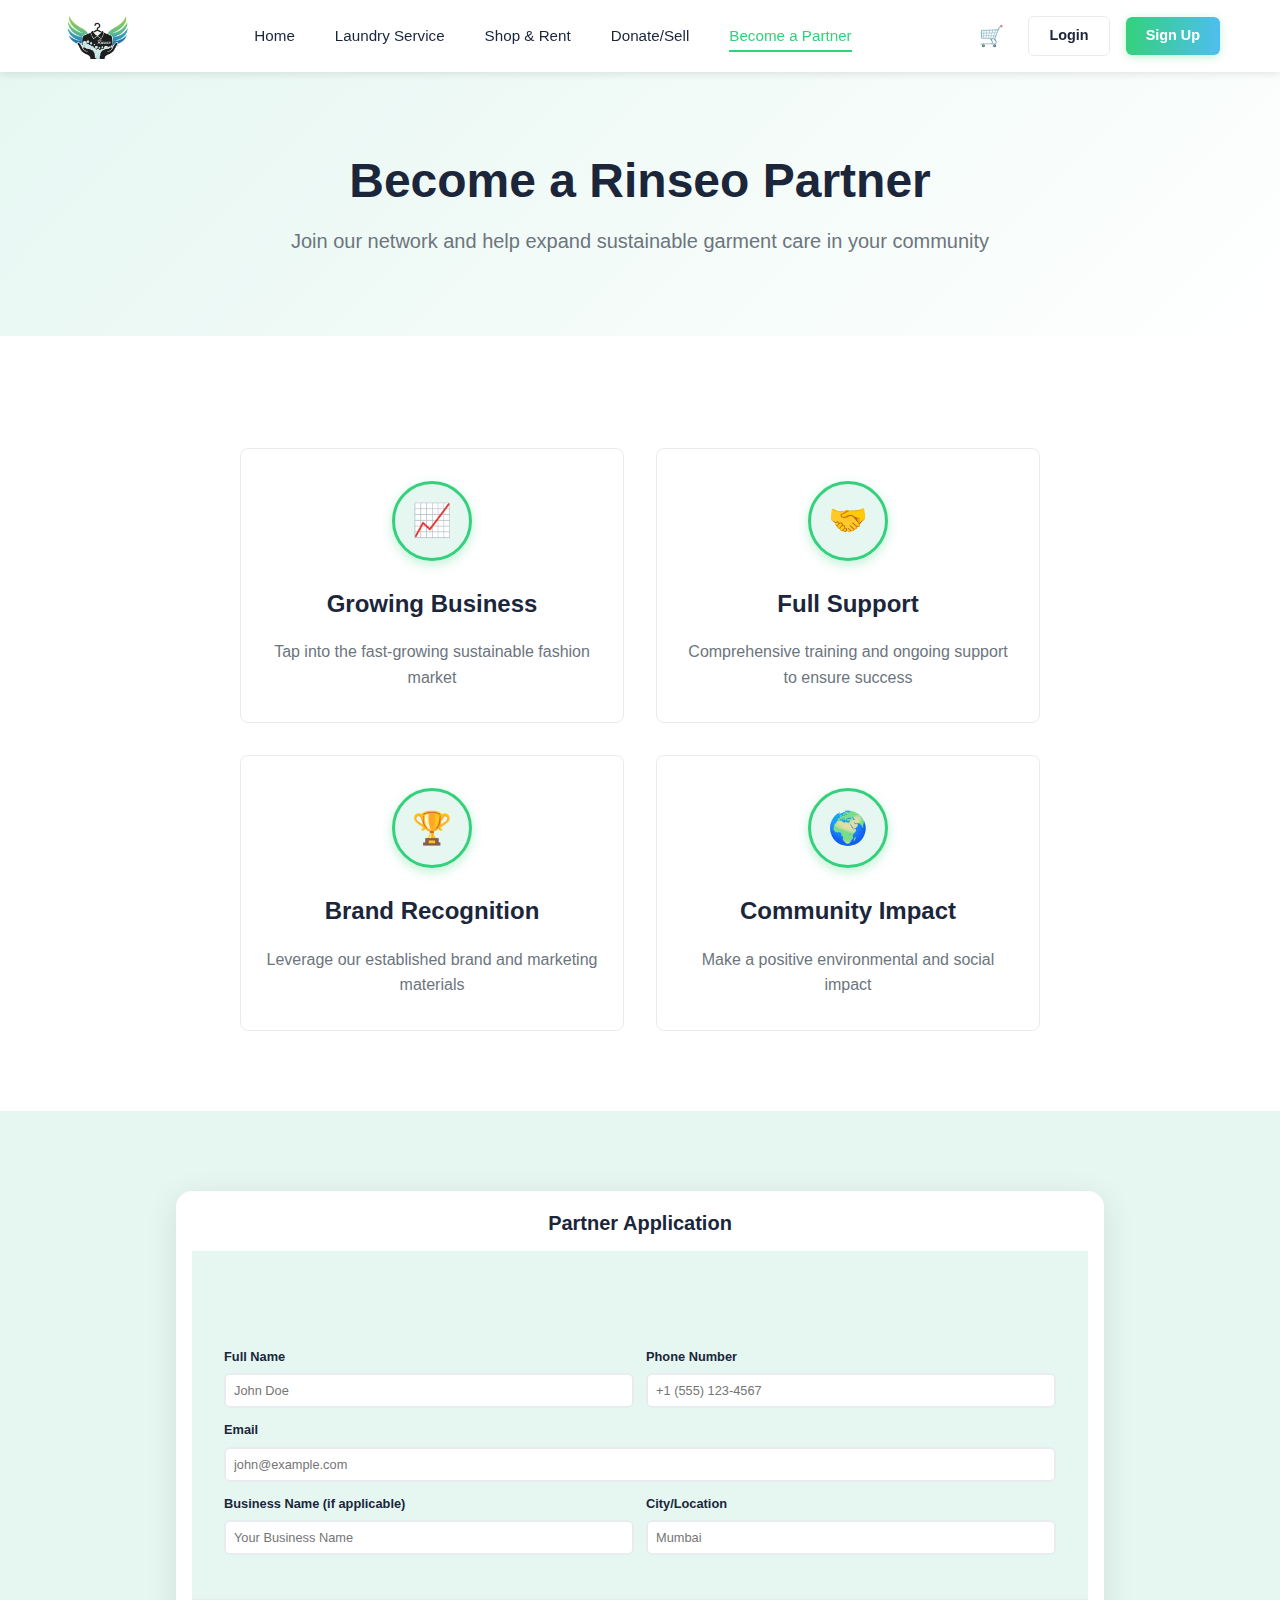
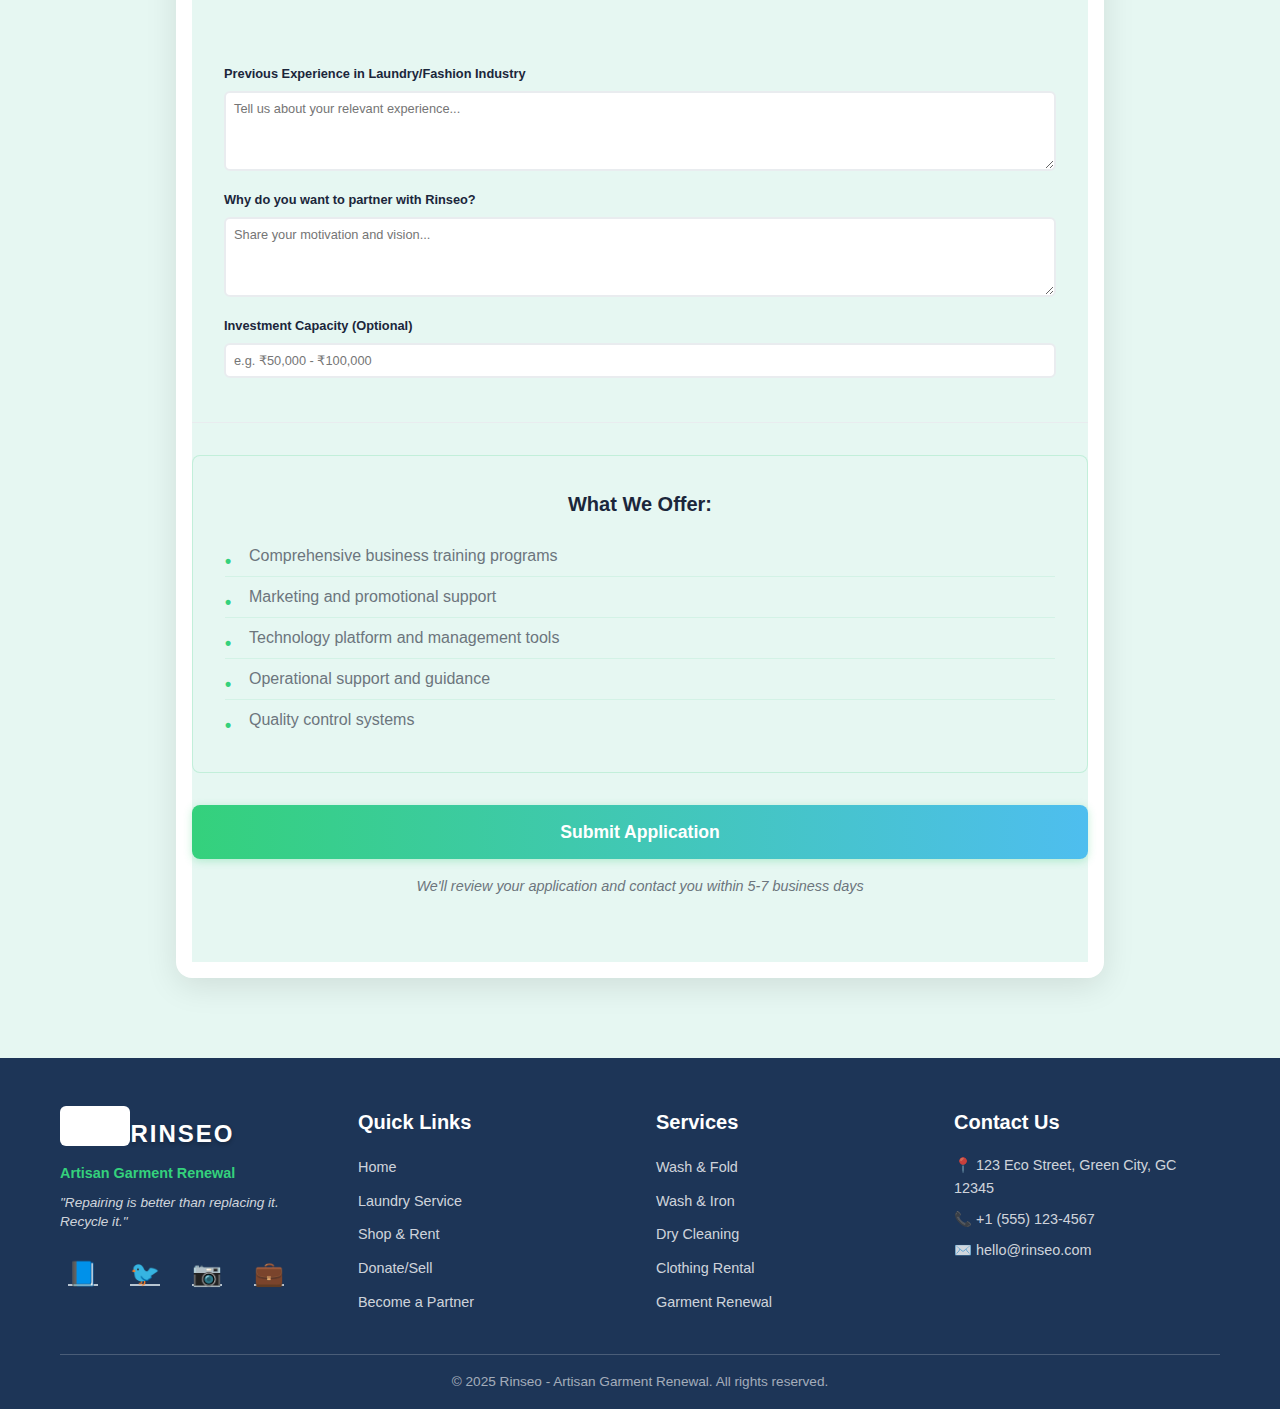
<file: pages/partner.html>
<!DOCTYPE html>
<html lang="en">
<head>
    <meta charset="UTF-8">
    <meta name="viewport" content="width=device-width, initial-scale=1.0">
    <title>Become a Partner - Rinseo</title>
    <meta name="description" content="Join the Rinseo network as a partner. Grow your business with full support and brand recognition.">
    <link rel="stylesheet" href="../assets/css/main.css">
    <link rel="stylesheet" href="../assets/css/components.css">
    <link rel="stylesheet" href="../assets/css/pages.css">
</head>
<body>
    <!-- Navigation Bar -->
    <nav class="navbar">
        <div class="container">
            <div class="navbar-content">
                <a href="../index.html" class="navbar-brand">
                    <img src="../assets/images/logo/logo.png" alt="Rinseo Logo" class="navbar-logo">
                </a>
                <button class="navbar-toggle" aria-label="Toggle navigation">
                    <span class="hamburger-line"></span>
                    <span class="hamburger-line"></span>
                    <span class="hamburger-line"></span>
                </button>
                <ul class="navbar-nav">
                    <li><a href="../index.html">Home</a></li>
                    <li><a href="laundry.html">Laundry Service</a></li>
                    <li><a href="shop.html">Shop & Rent</a></li>
                    <li><a href="donate.html">Donate/Sell</a></li>
                    <li><a href="partner.html">Become a Partner</a></li>
                </ul>
                <div class="navbar-actions">
                    <a href="cart.html" class="cart-icon" aria-label="Shopping Cart">🛒<span class="cart-badge">0</span></a>
                    <button class="btn btn-outline login-btn">Login</button>
                    <button class="btn btn-primary signup-btn">Sign Up</button>
                </div>
            </div>
        </div>
    </nav>
    
    <!-- Hero Section -->
    <section class="hero-section">
        <div class="container">
            <div class="hero-content">
                <h1 class="hero-title">Become a Rinseo Partner</h1>
                <p class="hero-subtitle">Join our network and help expand sustainable garment care in your community</p>
            </div>
        </div>
    </section>

    <!-- Benefits Section -->
    <section class="benefits-section">
        <div class="container">
            <div class="benefits-grid">
                <div class="benefit-card">
                    <div class="benefit-icon">
                        <div class="icon-circle">
                            <span class="icon">📈</span>
                        </div>
                    </div>
                    <h3 class="benefit-title">Growing Business</h3>
                    <p class="benefit-description">Tap into the fast-growing sustainable fashion market</p>
                </div>
                <div class="benefit-card">
                    <div class="benefit-icon">
                        <div class="icon-circle">
                            <span class="icon">🤝</span>
                        </div>
                    </div>
                    <h3 class="benefit-title">Full Support</h3>
                    <p class="benefit-description">Comprehensive training and ongoing support to ensure success</p>
                </div>
                <div class="benefit-card">
                    <div class="benefit-icon">
                        <div class="icon-circle">
                            <span class="icon">🏆</span>
                        </div>
                    </div>
                    <h3 class="benefit-title">Brand Recognition</h3>
                    <p class="benefit-description">Leverage our established brand and marketing materials</p>
                </div>
                <div class="benefit-card">
                    <div class="benefit-icon">
                        <div class="icon-circle">
                            <span class="icon">🌍</span>
                        </div>
                    </div>
                    <h3 class="benefit-title">Community Impact</h3>
                    <p class="benefit-description">Make a positive environmental and social impact</p>
                </div>
            </div>
        </div>
    </section>

    <!-- Partner Application Form Section -->
    <section class="submission-form-section">
        <div class="container">
            <div class="form-container">
                <h2 class="form-title">Partner Application</h2>
                
                <form class="partner-form" id="partnerForm">
                    <!-- Personal Information -->
                    <div class="form-section">
                        <div class="form-row">
                            <div class="form-group">
                                <label for="fullName" class="form-label">Full Name</label>
                                <input type="text" id="fullName" name="fullName" class="form-input" placeholder="John Doe" required>
                            </div>
                            <div class="form-group">
                                <label for="phoneNumber" class="form-label">Phone Number</label>
                                <input type="tel" id="phoneNumber" name="phoneNumber" class="form-input" placeholder="+1 (555) 123-4567" required>
                            </div>
                        </div>
                        
                        <div class="form-group">
                            <label for="email" class="form-label">Email</label>
                            <input type="email" id="email" name="email" class="form-input" placeholder="john@example.com" required>
                        </div>
                        
                        <div class="form-row">
                            <div class="form-group">
                                <label for="businessName" class="form-label">Business Name (if applicable)</label>
                                <input type="text" id="businessName" name="businessName" class="form-input" placeholder="Your Business Name">
                            </div>
                            <div class="form-group">
                                <label for="cityLocation" class="form-label">City/Location</label>
                                <input type="text" id="cityLocation" name="cityLocation" class="form-input" placeholder="Mumbai" required>
                            </div>
                        </div>
                    </div>

                    <!-- Experience and Motivation -->
                    <div class="form-section">
                        <div class="form-group">
                            <label for="experience" class="form-label">Previous Experience in Laundry/Fashion Industry</label>
                            <textarea id="experience" name="experience" class="form-textarea" placeholder="Tell us about your relevant experience..." rows="4"></textarea>
                        </div>
                        
                        <div class="form-group">
                            <label for="motivation" class="form-label">Why do you want to partner with Rinseo?</label>
                            <textarea id="motivation" name="motivation" class="form-textarea" placeholder="Share your motivation and vision..." rows="4" required></textarea>
                        </div>
                        
                        <div class="form-group">
                            <label for="investment" class="form-label">Investment Capacity (Optional)</label>
                            <input type="text" id="investment" name="investment" class="form-input" placeholder="e.g. ₹50,000 - ₹100,000">
                        </div>
                    </div>

                    <!-- What We Offer Section -->
                    <div class="what-we-offer">
                        <h4>What We Offer:</h4>
                        <ul>
                            <li>Comprehensive business training programs</li>
                            <li>Marketing and promotional support</li>
                            <li>Technology platform and management tools</li>
                            <li>Operational support and guidance</li>
                            <li>Quality control systems</li>
                        </ul>
                    </div>

                    <!-- Submit Button -->
                    <button type="submit" class="btn btn-primary submit-btn" style="
                        width: 100%;
                        margin-top: 1.5rem;
                        font-size: 1.1rem;
                        padding: 14px 24px;
                        display: block;
                        background: linear-gradient(to right, #34D17C, #4EBEEF);
                        color: white;
                        border: none;
                        border-radius: 8px;
                        font-weight: 600;
                        cursor: pointer;
                        text-align: center;
                        box-shadow: 0 2px 8px rgba(52, 209, 124, 0.3);
                        transition: all 0.2s ease;
                    ">Submit Application</button>
                    
                    <p class="form-note" style="
                        text-align: center;
                        color: #6C757D;
                        font-size: 0.9rem;
                        margin-top: 1rem;
                        font-style: italic;
                    ">We'll review your application and contact you within 5-7 business days</p>
                </form>
            </div>
        </div>
    </section>
    
    <!-- Footer -->
    <footer class="footer">
        <div class="container">
            <div class="footer-content">
                <div class="footer-section">
                    <div class="footer-logo">
                        <img src="../assets/images/logo/logo.png" alt="Rinseo Logo" class="footer-logo-img">
                        <div class="footer-logo-text">RINSEO</div>
                    </div>
                    <p class="footer-tagline">Artisan Garment Renewal</p>
                    <p class="footer-motto">"Repairing is better than replacing it. Recycle it."</p>
                    <div class="social-icons">
                        <a href="#" aria-label="Facebook">📘</a>
                        <a href="#" aria-label="Twitter">🐦</a>
                        <a href="#" aria-label="Instagram">📷</a>
                        <a href="#" aria-label="LinkedIn">💼</a>
                    </div>
                </div>
                <div class="footer-section">
                    <h3>Quick Links</h3>
                    <ul>
                        <li><a href="../index.html">Home</a></li>
                        <li><a href="laundry.html">Laundry Service</a></li>
                        <li><a href="shop.html">Shop & Rent</a></li>
                        <li><a href="donate.html">Donate/Sell</a></li>
                        <li><a href="partner.html">Become a Partner</a></li>
                    </ul>
                </div>
                <div class="footer-section">
                    <h3>Services</h3>
                    <ul>
                        <li><a href="laundry.html">Wash & Fold</a></li>
                        <li><a href="laundry.html">Wash & Iron</a></li>
                        <li><a href="shop.html">Dry Cleaning</a></li>
                        <li><a href="shop.html">Clothing Rental</a></li>
                        <li><a href="donate.html">Garment Renewal</a></li>
                    </ul>
                </div>
                <div class="footer-section">
                    <h3>Contact Us</h3>
                    <div class="contact-info">
                        <p>📍 123 Eco Street, Green City, GC 12345</p>
                        <p>📞 +1 (555) 123-4567</p>
                        <p>✉️ hello@rinseo.com</p>
                    </div>
                </div>
            </div>
            <div class="footer-bottom">
                <p>&copy; 2025 Rinseo - Artisan Garment Renewal. All rights reserved.</p>
            </div>
        </div>
    </footer>
    
    <script src="../assets/js/main.js"></script>
    <script src="../assets/js/components.js"></script>
    <script src="../assets/js/partner.js"></script>
</body>
</html>
</file>
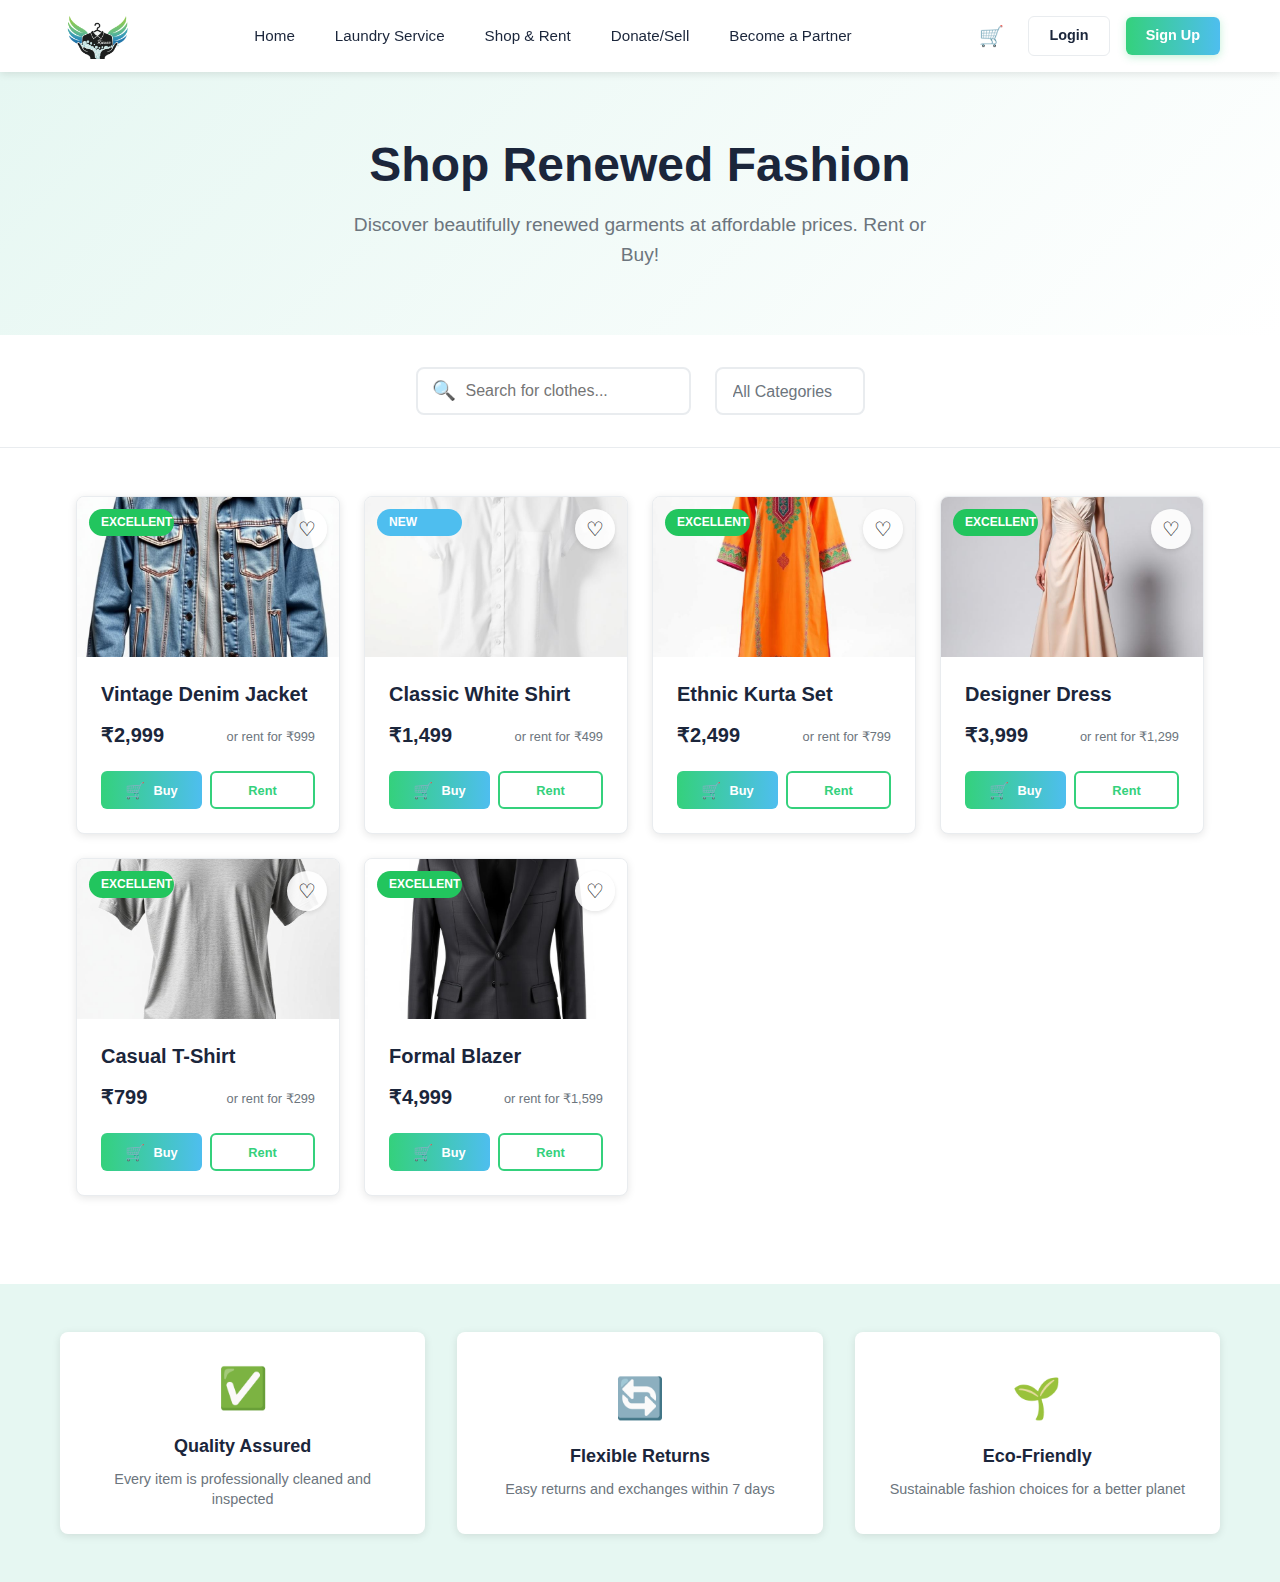
<file: pages/shop-standalone.html>
<!DOCTYPE html>
<html lang="en">
<head>
    <meta charset="UTF-8">
    <meta name="viewport" content="width=device-width, initial-scale=1.0">
    <title>Shop & Rent - Rinseo (Standalone)</title>
    <link rel="stylesheet" href="../assets/css/main.css">
    <link rel="stylesheet" href="../assets/css/components.css">
    <link rel="stylesheet" href="../assets/css/pages.css">
</head>
<body>
    <!-- Navigation Bar -->
    <nav class="navbar">
        <div class="container">
            <div class="navbar-content">
                <a href="../index.html" class="navbar-brand">
                    <img src="../assets/images/logo/logo.png" alt="Rinseo Logo" class="navbar-logo">
                </a>
                <ul class="navbar-nav">
                    <li><a href="../index.html">Home</a></li>
                    <li><a href="laundry.html">Laundry Service</a></li>
                    <li><a href="shop.html">Shop & Rent</a></li>
                    <li><a href="donate.html">Donate/Sell</a></li>
                    <li><a href="partner.html">Become a Partner</a></li>
                </ul>
                <div class="navbar-actions">
                    <a href="cart.html" class="cart-icon">🛒<span class="cart-badge">0</span></a>
                    <button class="btn btn-outline">Login</button>
                    <button class="btn btn-primary">Sign Up</button>
                </div>
            </div>
        </div>
    </nav>
    
    <!-- Shop Content -->
    <div class="shop-page">
        <!-- Hero Section -->
        <section class="shop-hero">
            <div class="container">
                <div class="text-center">
                    <h1 class="heading-primary">Shop Renewed Fashion</h1>
                    <p class="text-large">Discover beautifully renewed garments at affordable prices. Rent or Buy!</p>
                </div>
            </div>
        </section>

        <!-- Search and Filter Section -->
        <section class="shop-filters">
            <div class="container">
                <div class="filter-container">
                    <div class="search-filter-row">
                        <div class="search-section">
                            <div class="search-bar">
                                <span class="search-icon">🔍</span>
                                <input type="text" class="search-input" placeholder="Search for clothes..." id="productSearch">
                            </div>
                        </div>
                        
                        <div class="dropdown-section">
                            <select class="category-dropdown" id="categoryDropdown" onchange="filterProducts(this.value)">
                                <option value="all">All Categories</option>
                                <option value="formal">Formal</option>
                                <option value="casual">Casual</option>
                                <option value="ethnic">Ethnic</option>
                                <option value="outerwear">Outerwear</option>
                            </select>
                        </div>
                    </div>
                </div>
            </div>
        </section>

        <!-- Products Grid -->
        <section class="products-section">
            <div class="container">
                <div class="products-grid" id="productsGrid">
                    <!-- Products will be loaded here -->
                </div>
            </div>
        </section>

        <!-- Feature Banners -->
        <section class="feature-banners-section">
            <div class="container">
                <div class="feature-banners">
                    <div class="feature-banner">
                        <div class="feature-icon">✅</div>
                        <h3>Quality Assured</h3>
                        <p>Every item is professionally cleaned and inspected</p>
                    </div>
                    <div class="feature-banner">
                        <div class="feature-icon">🔄</div>
                        <h3>Flexible Returns</h3>
                        <p>Easy returns and exchanges within 7 days</p>
                    </div>
                    <div class="feature-banner">
                        <div class="feature-icon">🌱</div>
                        <h3>Eco-Friendly</h3>
                        <p>Sustainable fashion choices for a better planet</p>
                    </div>
                </div>
            </div>
        </section>
    </div>

    <script>
        // Inline product data to avoid CORS issues
        const products = [
            {
                id: "vintage-denim-jacket",
                name: "Vintage Denim Jacket",
                category: "casual",
                image: "../assets/images/products/vintage-denim-jacket.jpg",
                buyPrice: 2999,
                rentPrice: 999,
                condition: "excellent"
            },
            {
                id: "classic-white-shirt",
                name: "Classic White Shirt",
                category: "formal",
                image: "../assets/images/products/classic-white-shirt.jpg",
                buyPrice: 1499,
                rentPrice: 499,
                condition: "like-new"
            },
            {
                id: "ethnic-kurta-set",
                name: "Ethnic Kurta Set",
                category: "ethnic",
                image: "../assets/images/products/ethnic-kurta-set.jpg",
                buyPrice: 2499,
                rentPrice: 799,
                condition: "excellent"
            },
            {
                id: "designer-dress",
                name: "Designer Dress",
                category: "formal",
                image: "../assets/images/products/designer-dress.jpg",
                buyPrice: 3999,
                rentPrice: 1299,
                condition: "excellent"
            },
            {
                id: "casual-tshirt",
                name: "Casual T-Shirt",
                category: "casual",
                image: "../assets/images/products/casual-tshirt.jpg",
                buyPrice: 799,
                rentPrice: 299,
                condition: "excellent"
            },
            {
                id: "formal-blazer",
                name: "Formal Blazer",
                category: "formal",
                image: "../assets/images/products/formal-blazer.jpg",
                buyPrice: 4999,
                rentPrice: 1599,
                condition: "excellent"
            }
        ];

        let currentFilter = 'all';

        function createProductCard(product) {
            const conditionClass = product.condition.replace('-', '-');
            const conditionText = product.condition === 'like-new' ? 'New' : 
                                 product.condition.charAt(0).toUpperCase() + product.condition.slice(1);

            return `
                <div class="product-card">
                    <div class="product-image-container">
                        <img src="${product.image}" alt="${product.name}" class="product-image" 
                             onload="this.style.opacity='1'"
                             onerror="this.src='../assets/images/products/placeholder.jpg'">
                        <div class="condition-tag ${conditionClass}">
                            ${conditionText}
                        </div>
                        <button class="wishlist-btn">♡</button>
                    </div>
                    
                    <div class="product-info">
                        <h3 class="product-name">${product.name}</h3>
                        
                        <div class="product-pricing">
                            <div class="price-main">₹${product.buyPrice.toLocaleString()}</div>
                            <div class="price-secondary">or rent for ₹${product.rentPrice.toLocaleString()}</div>
                        </div>
                        
                        <div class="product-actions">
                            <button class="btn-buy">Buy</button>
                            <button class="btn-rent">Rent</button>
                        </div>
                    </div>
                </div>
            `;
        }

        function renderProducts() {
            const grid = document.getElementById('productsGrid');
            const filteredProducts = currentFilter === 'all' 
                ? products 
                : products.filter(p => p.category === currentFilter);
            
            grid.innerHTML = filteredProducts.map(createProductCard).join('');
        }

        function filterProducts(category) {
            currentFilter = category;
            
            // Update active button
            document.querySelectorAll('.filter-btn').forEach(btn => {
                btn.classList.remove('active');
            });
            event.target.classList.add('active');
            
            renderProducts();
        }

        // Initialize on page load
        document.addEventListener('DOMContentLoaded', function() {
            console.log('Loading standalone shop page...');
            renderProducts();
            console.log('Products loaded successfully!');
        });

        // Search functionality
        document.getElementById('productSearch').addEventListener('input', function(e) {
            const query = e.target.value.toLowerCase();
            const grid = document.getElementById('productsGrid');
            
            const filteredProducts = products.filter(product => 
                product.name.toLowerCase().includes(query) ||
                product.category.toLowerCase().includes(query)
            );
            
            grid.innerHTML = filteredProducts.map(createProductCard).join('');
        });
    </script>
</body>
</html>
</file>
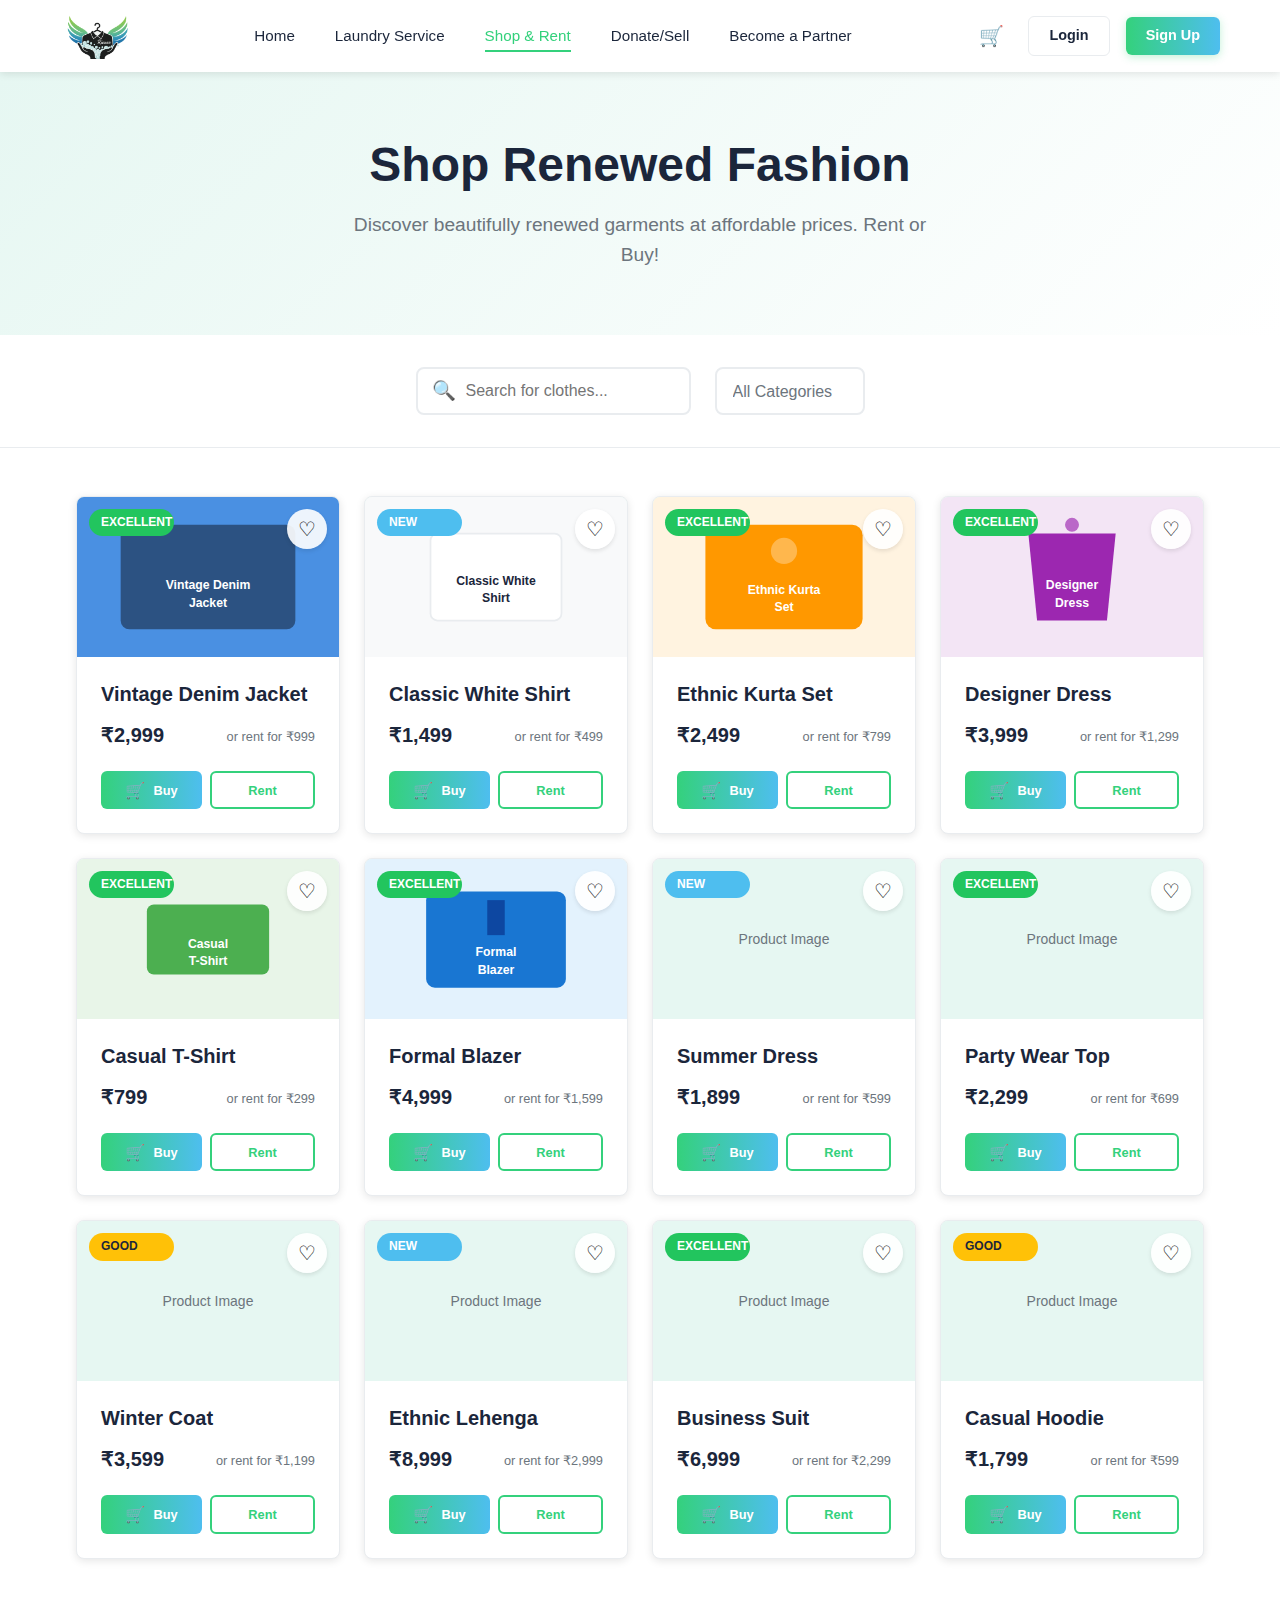
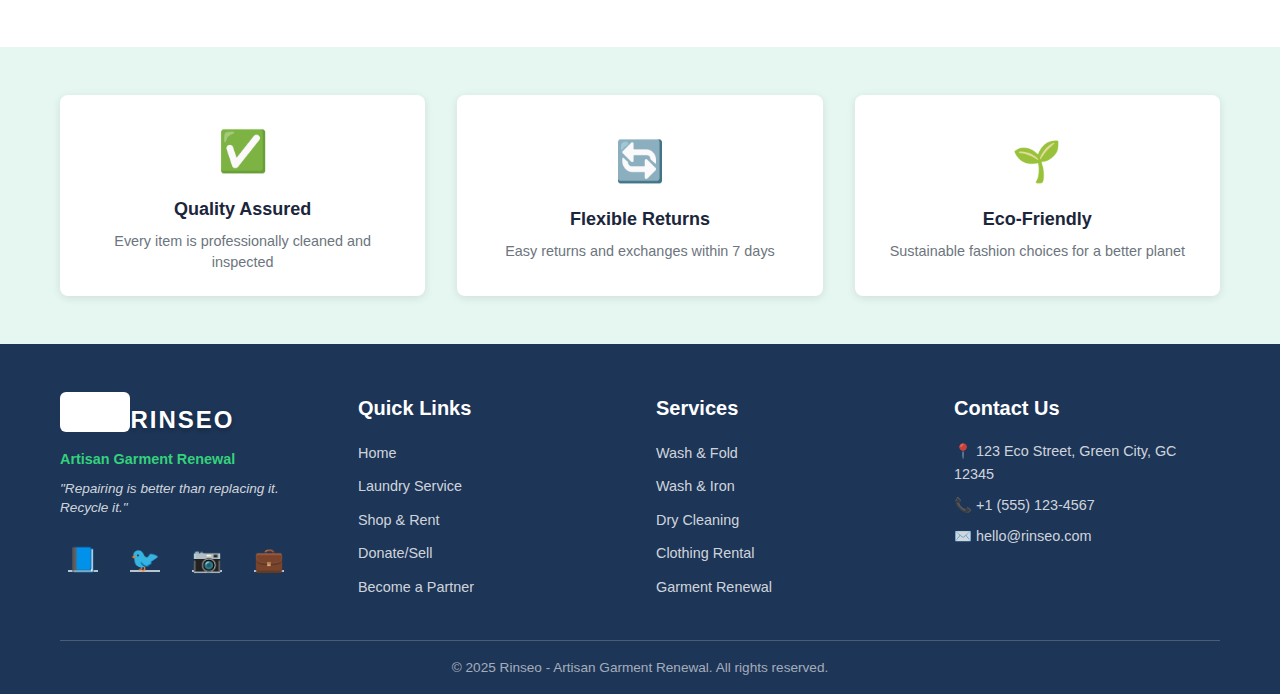
<file: pages/shop.html>
<!DOCTYPE html>
<html lang="en">
<head>
    <meta charset="UTF-8">
    <meta name="viewport" content="width=device-width, initial-scale=1.0">
    <title>Shop & Rent - Rinseo</title>
    <meta name="description" content="Browse and rent or buy renewed garments. Quality assured, eco-friendly clothing options.">
    <link rel="stylesheet" href="../assets/css/main.css">
    <link rel="stylesheet" href="../assets/css/components.css">
    <link rel="stylesheet" href="../assets/css/pages.css">
</head>
<body>
    <!-- Navigation Bar -->
    <nav class="navbar">
        <div class="container">
            <div class="navbar-content">
                <a href="../index.html" class="navbar-brand">
                    <img src="../assets/images/logo/logo.png" alt="Rinseo Logo" class="navbar-logo">
                </a>
                <button class="navbar-toggle" aria-label="Toggle navigation">
                    <span class="hamburger-line"></span>
                    <span class="hamburger-line"></span>
                    <span class="hamburger-line"></span>
                </button>
                <ul class="navbar-nav">
                    <li><a href="../index.html">Home</a></li>
                    <li><a href="laundry.html">Laundry Service</a></li>
                    <li><a href="shop.html">Shop & Rent</a></li>
                    <li><a href="donate.html">Donate/Sell</a></li>
                    <li><a href="partner.html">Become a Partner</a></li>
                </ul>
                <div class="navbar-actions">
                    <a href="cart.html" class="cart-icon" aria-label="Shopping Cart">🛒<span class="cart-badge">0</span></a>
                    <button class="btn btn-outline login-btn">Login</button>
                    <button class="btn btn-primary signup-btn">Sign Up</button>
                </div>
            </div>
        </div>
    </nav>
    
    <!-- Shop & Rent Page Content -->
    <div class="shop-page">
        <!-- Hero Section -->
        <section class="shop-hero">
            <div class="container">
                <div class="text-center">
                    <h1 class="heading-primary">Shop Renewed Fashion</h1>
                    <p class="text-large">Discover beautifully renewed garments at affordable prices. Rent or Buy!</p>
                </div>
            </div>
        </section>

        <!-- Search and Filter Section -->
        <section class="shop-filters">
            <div class="container">
                <div class="filter-container">
                    <div class="search-filter-row">
                        <div class="search-section">
                            <div class="search-bar">
                                <span class="search-icon">🔍</span>
                                <input type="text" class="search-input" placeholder="Search for clothes..." id="productSearch">
                            </div>
                        </div>
                        
                        <div class="dropdown-section">
                            <select class="category-dropdown" id="categoryDropdown">
                                <option value="all">All Categories</option>
                                <option value="formal">Formal</option>
                                <option value="casual">Casual</option>
                                <option value="ethnic">Ethnic</option>
                                <option value="outerwear">Outerwear</option>
                            </select>
                        </div>
                    </div>
                </div>
            </div>
        </section>



        <!-- Products Grid -->
        <section class="products-section">
            <div class="container">
                <div class="products-grid" id="productsGrid">
                    <!-- Products will be loaded dynamically -->
                </div>
                
                <div class="loading-state" id="loadingState" style="display: none;">
                    <div class="spinner"></div>
                    <p>Loading products...</p>
                </div>
                
                <div class="no-results" id="noResults" style="display: none;">
                    <p>No products found matching your criteria.</p>
                </div>
            </div>
        </section>

        <!-- Feature Banners -->
        <section class="feature-banners-section">
            <div class="container">
                <div class="feature-banners">
                    <div class="feature-banner">
                        <div class="feature-icon">✅</div>
                        <h3>Quality Assured</h3>
                        <p>Every item is professionally cleaned and inspected</p>
                    </div>
                    
                    <div class="feature-banner">
                        <div class="feature-icon">🔄</div>
                        <h3>Flexible Returns</h3>
                        <p>Easy returns and exchanges within 7 days</p>
                    </div>
                    
                    <div class="feature-banner">
                        <div class="feature-icon">🌱</div>
                        <h3>Eco-Friendly</h3>
                        <p>Sustainable fashion choices for a better planet</p>
                    </div>
                </div>
            </div>
        </section>
    </div>
    
    <!-- Footer -->
    <footer class="footer">
        <div class="container">
            <div class="footer-content">
                <div class="footer-section">
                    <div class="footer-logo">
                        <img src="../assets/images/logo/logo.png" alt="Rinseo Logo" class="footer-logo-img">
                        <div class="footer-logo-text">RINSEO</div>
                    </div>
                    <p class="footer-tagline">Artisan Garment Renewal</p>
                    <p class="footer-motto">"Repairing is better than replacing it. Recycle it."</p>
                    <div class="social-icons">
                        <a href="#" aria-label="Facebook">📘</a>
                        <a href="#" aria-label="Twitter">🐦</a>
                        <a href="#" aria-label="Instagram">📷</a>
                        <a href="#" aria-label="LinkedIn">💼</a>
                    </div>
                </div>
                <div class="footer-section">
                    <h3>Quick Links</h3>
                    <ul>
                        <li><a href="../index.html">Home</a></li>
                        <li><a href="laundry.html">Laundry Service</a></li>
                        <li><a href="shop.html">Shop & Rent</a></li>
                        <li><a href="donate.html">Donate/Sell</a></li>
                        <li><a href="partner.html">Become a Partner</a></li>
                    </ul>
                </div>
                <div class="footer-section">
                    <h3>Services</h3>
                    <ul>
                        <li><a href="laundry.html">Wash & Fold</a></li>
                        <li><a href="laundry.html">Wash & Iron</a></li>
                        <li><a href="shop.html">Dry Cleaning</a></li>
                        <li><a href="shop.html">Clothing Rental</a></li>
                        <li><a href="donate.html">Garment Renewal</a></li>
                    </ul>
                </div>
                <div class="footer-section">
                    <h3>Contact Us</h3>
                    <div class="contact-info">
                        <p>📍 123 Eco Street, Green City, GC 12345</p>
                        <p>📞 +1 (555) 123-4567</p>
                        <p>✉️ hello@rinseo.com</p>
                    </div>
                </div>
            </div>
            <div class="footer-bottom">
                <p>&copy; 2025 Rinseo - Artisan Garment Renewal. All rights reserved.</p>
            </div>
        </div>
    </footer>
    
    <script src="../assets/js/main.js"></script>
    <script src="../assets/js/components.js"></script>
    <script src="../assets/js/cart.js"></script>
    <script src="../assets/js/shop.js"></script>
    
    <!-- Emergency fallback test -->
    <script>
        // Emergency test to force products to show
        setTimeout(async function() {
            console.log('🚨 Emergency test running...');
            
            const grid = document.getElementById('productsGrid');
            if (!grid) {
                console.error('❌ Grid not found in emergency test');
                return;
            }
            
            // If grid is still empty after 3 seconds, force load products
            if (grid.innerHTML.trim() === '' || grid.innerHTML.includes('Products will be loaded dynamically')) {
                console.log('🔧 Grid is empty, forcing product load...');
                
                try {
                    // Inline product data to avoid CORS issues
                    const data = {
                        "products": [
                            {
                                "id": "vintage-denim-jacket",
                                "name": "Vintage Denim Jacket",
                                "category": "casual",
                                "images": ["../assets/images/products/vintage-denim-jacket.jpg"],
                                "buyPrice": 2999,
                                "rentPrice": 999,
                                "condition": "excellent"
                            },
                            {
                                "id": "classic-white-shirt",
                                "name": "Classic White Shirt",
                                "category": "formal",
                                "images": ["../assets/images/products/classic-white-shirt.jpg"],
                                "buyPrice": 1499,
                                "rentPrice": 499,
                                "condition": "like-new"
                            },
                            {
                                "id": "ethnic-kurta-set",
                                "name": "Ethnic Kurta Set",
                                "category": "ethnic",
                                "images": ["../assets/images/products/ethnic-kurta-set.jpg"],
                                "buyPrice": 2499,
                                "rentPrice": 799,
                                "condition": "excellent"
                            },
                            {
                                "id": "designer-dress",
                                "name": "Designer Dress",
                                "category": "formal",
                                "images": ["../assets/images/products/designer-dress.jpg"],
                                "buyPrice": 3999,
                                "rentPrice": 1299,
                                "condition": "excellent"
                            },
                            {
                                "id": "casual-tshirt",
                                "name": "Casual T-Shirt",
                                "category": "casual",
                                "images": ["../assets/images/products/casual-tshirt.jpg"],
                                "buyPrice": 799,
                                "rentPrice": 299,
                                "condition": "excellent"
                            },
                            {
                                "id": "formal-blazer",
                                "name": "Formal Blazer",
                                "category": "formal",
                                "images": ["../assets/images/products/formal-blazer.jpg"],
                                "buyPrice": 4999,
                                "rentPrice": 1599,
                                "condition": "excellent"
                            }
                        ]
                    };
                    
                    const testHTML = data.products.slice(0, 3).map(product => `
                        <div style="border: 1px solid #ddd; padding: 1rem; margin: 1rem; text-align: center; background: white; border-radius: 8px;">
                            <img src="../${product.images[0]}" alt="${product.name}" 
                                 style="width: 100%; height: 200px; object-fit: cover; border-radius: 4px;"
                                 onerror="this.src='../assets/images/products/placeholder.jpg'">
                            <h3 style="margin: 1rem 0; color: #1B263B;">${product.name}</h3>
                            <p style="color: #6C757D;">Buy: ₹${product.buyPrice} | Rent: ₹${product.rentPrice}</p>
                            <div style="margin-top: 1rem;">
                                <button style="background: linear-gradient(to right, #34D17C, #4EBEEF); color: white; border: none; padding: 8px 16px; border-radius: 4px; margin: 0 4px;">Buy</button>
                                <button style="background: transparent; color: #34D17C; border: 2px solid #34D17C; padding: 6px 16px; border-radius: 4px; margin: 0 4px;">Rent</button>
                            </div>
                        </div>
                    `).join('');
                    
                    grid.innerHTML = testHTML;
                    console.log('✅ Emergency products loaded!');
                    
                } catch (error) {
                    console.error('❌ Emergency test failed:', error);
                    grid.innerHTML = '<div style="text-align: center; padding: 2rem; color: red;">Failed to load products: ' + error.message + '</div>';
                }
            } else {
                console.log('✅ Products already loaded, emergency test not needed');
            }
        }, 3000);
    </script>
</body>
</html>
</file>
<file: assets/css/components.css>
/* ===== COMPONENT STYLES ===== */

/* Navigation Components */
.navbar {
    position: sticky;
    top: 0;
    background: var(--background-white);
    box-shadow: 0 2px 8px rgba(0, 0, 0, 0.1);
    z-index: 1000;
    padding: 0.75rem 0;
}

.navbar-content {
    display: flex;
    align-items: center;
    justify-content: space-between;
}

.navbar-brand {
    display: flex;
    align-items: center;
    text-decoration: none;
    color: var(--navy-dark);
}

.navbar-logo {
    height: 45px;
    width: auto;
    max-width: 180px;
}

@media (max-width: 768px) {
    .navbar-logo {
        height: 35px;
        max-width: 120px;
    }
}

.navbar-nav {
    display: flex;
    list-style: none;
    gap: 2.5rem;
    margin: 0;
    padding: 0;
}

.navbar-nav li {
    margin: 0;
}

.navbar-nav a {
    text-decoration: none;
    color: var(--navy-dark);
    font-weight: 500;
    font-size: 0.95rem;
    transition: color 0.2s ease;
    position: relative;
}

.navbar-nav a:hover {
    color: var(--primary-green);
}

.navbar-nav a.active {
    color: var(--primary-green);
}

.navbar-nav a.active::after {
    content: '';
    position: absolute;
    bottom: -8px;
    left: 0;
    right: 0;
    height: 2px;
    background: var(--primary-green);
}

.navbar-actions {
    display: flex;
    align-items: center;
    gap: 1rem;
}

.cart-icon {
    position: relative;
    padding: 0.5rem;
    color: var(--navy-dark);
    text-decoration: none;
    transition: color 0.2s ease;
    font-size: 1.25rem;
    border-radius: 6px;
}

.cart-icon:hover {
    color: var(--primary-green);
    background: var(--background-soft);
}

.cart-badge {
    position: absolute;
    top: 2px;
    right: 2px;
    background: var(--primary-gradient);
    color: white;
    border-radius: 50%;
    width: 18px;
    height: 18px;
    font-size: 0.7rem;
    display: none;
    align-items: center;
    justify-content: center;
    font-weight: 600;
    border: 2px solid white;
}

.cart-badge.show {
    display: flex;
}

.navbar-actions .btn {
    padding: 0.5rem 1.25rem;
    font-size: 0.9rem;
    border-radius: 6px;
}

.navbar-actions .btn-outline {
    background: transparent;
    color: var(--navy-dark);
    border: 1px solid var(--border-light);
}

.navbar-actions .btn-outline:hover {
    border-color: var(--primary-green);
    color: var(--primary-green);
}

/* Mobile Navigation */
.navbar-toggle {
    display: none;
    background: none;
    border: none;
    cursor: pointer;
    flex-direction: column;
    gap: 4px;
    padding: 0.5rem;
}

.hamburger-line {
    width: 24px;
    height: 2px;
    background: var(--navy-dark);
    transition: all 0.3s ease;
}

.navbar-toggle.active .hamburger-line:nth-child(1) {
    transform: rotate(45deg) translate(5px, 5px);
}

.navbar-toggle.active .hamburger-line:nth-child(2) {
    opacity: 0;
}

.navbar-toggle.active .hamburger-line:nth-child(3) {
    transform: rotate(-45deg) translate(7px, -6px);
}

@media (max-width: 768px) {
    .navbar {
        padding: 0.5rem 0;
    }
    
    .navbar-nav {
        display: none;
        position: absolute;
        top: 100%;
        left: 0;
        right: 0;
        background: var(--background-white);
        flex-direction: column;
        padding: 1.5rem;
        box-shadow: 0 4px 12px var(--shadow-light);
        gap: 1rem;
    }
    
    .navbar-nav.active {
        display: flex;
    }
    
    .navbar-nav a {
        padding: 0.75rem 0;
        border-bottom: 1px solid var(--border-light);
    }
    
    .navbar-nav a:last-child {
        border-bottom: none;
    }
    
    .navbar-toggle {
        display: flex;
    }
    
    .navbar-actions {
        gap: 0.5rem;
    }
    
    .navbar-actions .btn {
        padding: 0.4rem 1rem;
        font-size: 0.85rem;
    }
}

/* Button Components */
.btn {
    display: inline-block;
    padding: 12px 24px;
    border-radius: 8px;
    font-weight: 600;
    text-decoration: none;
    text-align: center;
    cursor: pointer;
    transition: all 0.2s ease;
    border: none;
    font-size: 1rem;
    line-height: 1.5;
}

.btn-primary {
    background: linear-gradient(to right, #34D17C, #4EBEEF);
    color: white;
    box-shadow: 0 2px 8px rgba(52, 209, 124, 0.3);
}

.btn-primary:hover {
    transform: translateY(-2px);
    box-shadow: 0 4px 12px rgba(52, 209, 124, 0.4);
}

.btn-primary:active {
    transform: translateY(0);
    box-shadow: 0 2px 8px rgba(52, 209, 124, 0.3);
}

.btn-primary:disabled {
    opacity: 0.6;
    cursor: not-allowed;
    transform: none;
    box-shadow: 0 2px 8px rgba(52, 209, 124, 0.3);
}

.btn-outline {
    background: transparent;
    color: #34D17C;
    border: 2px solid #34D17C;
    padding: 10px 22px;
}

.btn-outline:hover {
    background: #34D17C;
    color: white;
    transform: translateY(-1px);
}

/* Submit Button - Partner Form */
.submit-btn {
    width: 100% !important;
    margin-top: 1.5rem !important;
    font-size: 1.1rem !important;
    padding: 14px 24px !important;
    display: block !important;
    background: linear-gradient(to right, #34D17C, #4EBEEF) !important;
    color: white !important;
    border: none !important;
    border-radius: 8px !important;
    font-weight: 600 !important;
    cursor: pointer !important;
    text-align: center !important;
    box-shadow: 0 2px 8px rgba(52, 209, 124, 0.3) !important;
    transition: all 0.2s ease !important;
}

.submit-btn:hover {
    transform: translateY(-2px) !important;
    box-shadow: 0 4px 12px rgba(52, 209, 124, 0.4) !important;
}

.form-note {
    text-align: center !important;
    color: #6C757D !important;
    font-size: 0.9rem !important;
    margin-top: 1rem !important;
    font-style: italic !important;
    display: block !important;
}

/* What We Offer Section Styling */
.what-we-offer {
    background: #E6F7F2;
    padding: 2rem;
    border-radius: 12px;
    margin: 2rem 0;
    border: 1px solid rgba(52, 209, 124, 0.2);
}

.what-we-offer h4 {
    color: #1B263B;
    font-size: 1.25rem;
    font-weight: 600;
    margin-bottom: 1rem;
    text-align: center;
}

.what-we-offer ul {
    list-style: none;
    padding: 0;
    margin: 0;
}

.what-we-offer li {
    padding: 0.75rem 0;
    border-bottom: 1px solid rgba(52, 209, 124, 0.1);
    position: relative;
    padding-left: 2rem;
    color: #6C757D;
    line-height: 1.5;
}

.what-we-offer li:last-child {
    border-bottom: none;
}

.what-we-offer li::before {
    content: "✓";
    position: absolute;
    left: 0;
    top: 0.75rem;
    color: #34D17C;
    font-weight: bold;
    font-size: 1.1rem;
}

.what-we-offer li:hover {
    color: #1B263B;
    transform: translateX(5px);
    transition: all 0.2s ease;
}

/* Form Components */
.form-group {
    margin-bottom: 1.5rem;
}

.form-label {
    display: block;
    margin-bottom: 0.5rem;
    font-weight: 500;
    color: var(--navy-dark);
}

.form-input {
    width: 100%;
    padding: 0.75rem;
    border: 2px solid var(--border-light);
    border-radius: 8px;
    font-size: 1rem;
    transition: border-color 0.2s ease;
}

.form-input:focus {
    border-color: var(--primary-green);
    outline: none;
}

.form-input.error {
    border-color: #dc3545;
}

.form-error {
    color: #dc3545;
    font-size: 0.875rem;
    margin-top: 0.25rem;
}

.form-textarea {
    width: 100%;
    padding: 0.75rem;
    border: 2px solid var(--border-light);
    border-radius: 8px;
    font-size: 1rem;
    resize: vertical;
    min-height: 100px;
    font-family: inherit;
    transition: border-color 0.2s ease;
}

.form-textarea:focus {
    border-color: var(--primary-green);
    outline: none;
}

/* Footer Components */
.footer {
    background: var(--footer-dark);
    color: white;
    padding: 3rem 0 1rem;
}

.footer-content {
    display: grid;
    grid-template-columns: 2fr 1fr 1fr 1.5fr;
    gap: 3rem;
    margin-bottom: 2rem;
}

.footer-section h3 {
    color: white;
    margin-bottom: 1.5rem;
    font-size: 1.125rem;
    font-weight: 600;
}

.footer-section ul {
    list-style: none;
    padding: 0;
    margin: 0;
}

.footer-section ul li {
    margin-bottom: 0.75rem;
}

.footer-section ul li a {
    color: #B8C5D1;
    text-decoration: none;
    transition: color 0.2s ease;
    font-size: 0.9rem;
}

.footer-section ul li a:hover {
    color: var(--primary-green);
}

.footer-logo-img {
    height: 40px;
    width: auto;
    max-width: 150px;
    margin-bottom: 1rem;
    filter: brightness(0) invert(1);
}

@media (max-width: 768px) {
    .footer-logo-img {
        height: 30px;
        max-width: 100px;
    }
}

.footer-tagline {
    color: #B8C5D1;
    font-size: 0.9rem;
    margin-bottom: 0.5rem;
}

.footer-motto {
    color: #B8C5D1;
    font-size: 0.85rem;
    font-style: italic;
    margin-bottom: 1.5rem;
    line-height: 1.4;
}

.social-icons {
    display: flex;
    gap: 1rem;
}

.social-icons a {
    color: #B8C5D1;
    font-size: 1.5rem;
    transition: all 0.2s ease;
    padding: 0.5rem;
    border-radius: 6px;
}

.social-icons a:hover {
    color: var(--primary-green);
    background: rgba(52, 209, 124, 0.1);
}

.contact-info {
    color: #B8C5D1;
    font-size: 0.9rem;
}

.contact-info p {
    margin-bottom: 0.75rem;
    display: flex;
    align-items: center;
    gap: 0.5rem;
}

.footer-bottom {
    border-top: 1px solid #2A4A5A;
    padding-top: 1.5rem;
    text-align: center;
    color: #B8C5D1;
    font-size: 0.85rem;
}

/* Responsive Footer */
@media (max-width: 768px) {
    .footer-content {
        grid-template-columns: 1fr;
        gap: 2rem;
        text-align: center;
    }
    
    .footer-section:first-child {
        order: -1;
    }
    
    .social-icons {
        justify-content: center;
    }
    
    .contact-info p {
        justify-content: center;
    }
}

@media (max-width: 480px) {
    .footer {
        padding: 2rem 0 1rem;
    }
    
    .footer-content {
        gap: 1.5rem;
    }
    
    .social-icons {
        gap: 0.5rem;
    }
    
    .social-icons a {
        font-size: 1.25rem;
        padding: 0.4rem;
    }
}

/* Button Components */
.btn {
    display: inline-block;
    padding: 12px 24px;
    border-radius: 8px;
    font-weight: 600;
    text-decoration: none;
    text-align: center;
    cursor: pointer;
    transition: all 0.2s ease;
    border: none;
    font-size: 1rem;
    line-height: 1.5;
}

.btn-primary {
    background: linear-gradient(to right, #34D17C, #4EBEEF);
    color: white;
    box-shadow: 0 2px 8px rgba(52, 209, 124, 0.3);
}

.btn-primary:hover {
    transform: translateY(-2px);
    box-shadow: 0 4px 12px rgba(52, 209, 124, 0.4);
}

.btn-outline {
    background: transparent;
    color: #34D17C;
    border: 2px solid #34D17C;
    padding: 10px 22px;
}

.btn-outline:hover {
    background: #34D17C;
    color: white;
    transform: translateY(-1px);
}

/* Submit Button Styling */
.submit-btn {
    width: 100%;
    margin-top: 1.5rem;
    font-size: 1.1rem;
    padding: 14px 24px;
    display: block;
    background: linear-gradient(to right, #34D17C, #4EBEEF);
    color: white;
    border: none;
    border-radius: 8px;
    font-weight: 600;
    cursor: pointer;
    text-align: center;
    box-shadow: 0 2px 8px rgba(52, 209, 124, 0.3);
    transition: all 0.2s ease;
}

.submit-btn:hover {
    transform: translateY(-2px);
    box-shadow: 0 4px 12px rgba(52, 209, 124, 0.4);
}

.form-note {
    text-align: center;
    color: #6C757D;
    font-size: 0.9rem;
    margin-top: 1rem;
    font-style: italic;
}

/* What We Offer Section Styling */
.what-we-offer {
    background: #E6F7F2;
    padding: 2rem;
    border-radius: 12px;
    margin: 2rem 0;
    border: 1px solid rgba(52, 209, 124, 0.2);
}

.what-we-offer h4 {
    color: #1B263B;
    font-size: 1.25rem;
    font-weight: 600;
    margin-bottom: 1rem;
    text-align: center;
}

.what-we-offer ul {
    list-style: none;
    padding: 0;
    margin: 0;
}

.what-we-offer li {
    padding: 0.75rem 0;
    border-bottom: 1px solid rgba(52, 209, 124, 0.1);
    position: relative;
    padding-left: 2rem;
    color: #6C757D;
    line-height: 1.5;
}

.what-we-offer li:last-child {
    border-bottom: none;
}

.what-we-offer li::before {
    content: "✓";
    position: absolute;
    left: 0;
    top: 0.75rem;
    color: #34D17C;
    font-weight: bold;
    font-size: 1.1rem;
}

.what-we-offer li:hover {
    color: #1B263B;
    transform: translateX(5px);
    transition: all 0.2s ease;
}/* Cart 
Badge Styles */
.cart-icon {
    position: relative;
    display: inline-flex;
    align-items: center;
    justify-content: center;
    padding: 0.5rem;
    text-decoration: none;
    font-size: 1.25rem;
    color: var(--navy-dark);
    transition: all 0.2s ease;
    border-radius: 8px;
}

.cart-icon:hover {
    background: var(--background-soft);
    color: var(--primary-green);
}

.cart-badge {
    position: absolute;
    top: -2px;
    right: -2px;
    background: var(--primary-green);
    color: white;
    font-size: 0.75rem;
    font-weight: 600;
    padding: 0.25rem 0.5rem;
    border-radius: 12px;
    min-width: 20px;
    height: 20px;
    display: flex;
    align-items: center;
    justify-content: center;
    opacity: 0;
    transform: scale(0.8);
    transition: all 0.2s ease;
}

.cart-badge.show {
    opacity: 1;
    transform: scale(1);
}

.cart-badge:empty {
    display: none;
}

/* Navbar Actions */
.navbar-actions {
    display: flex;
    align-items: center;
    gap: 1rem;
}

@media (max-width: 768px) {
    .navbar-actions {
        gap: 0.5rem;
    }
    
    .cart-icon {
        padding: 0.25rem;
    }
}
</file>
<file: assets/css/pages.css>
/* ===== PAGE-SPECIFIC STYLES ===== */

/* Homepage Styles */
.hero {
    background: linear-gradient(135deg, var(--background-soft) 0%, var(--background-white) 100%);
    padding: 5rem 0;
    text-align: center;
    min-height: 70vh;
    display: flex;
    align-items: center;
    position: relative;
    overflow: hidden;
}

.hero::before {
    content: '';
    position: absolute;
    top: 0;
    left: 0;
    right: 0;
    bottom: 0;
    background: url('data:image/svg+xml,<svg xmlns="http://www.w3.org/2000/svg" viewBox="0 0 100 100"><defs><pattern id="grid" width="10" height="10" patternUnits="userSpaceOnUse"><path d="M 10 0 L 0 0 0 10" fill="none" stroke="%23E6F7F2" stroke-width="0.5"/></pattern></defs><rect width="100" height="100" fill="url(%23grid)"/></svg>');
    opacity: 0.3;
    z-index: 0;
}

.hero-content {
    position: relative;
    z-index: 1;
    max-width: 700px;
    margin: 0 auto;
}

.hero .heading-primary {
    font-size: 4rem;
    font-weight: 800;
    color: var(--navy-dark);
    margin-bottom: 0.5rem;
    text-shadow: 0 2px 4px rgba(0, 0, 0, 0.1);
}

.hero-content {
    max-width: 700px;
    margin: 0 auto;
}

.hero-tagline {
    font-size: 1.5rem;
    color: var(--primary-green);
    font-weight: 600;
    margin-bottom: 0.5rem;
}

.hero-motto {
    font-size: 1.125rem;
    color: var(--text-secondary);
    margin-bottom: 1.5rem;
    font-style: italic;
}

.hero-description {
    font-size: 1.125rem;
    color: var(--text-secondary);
    margin-bottom: 2.5rem;
    line-height: 1.6;
    max-width: 600px;
    margin-left: auto;
    margin-right: auto;
}

.hero-actions {
    display: flex;
    gap: 1.5rem;
    justify-content: center;
    flex-wrap: wrap;
    margin-top: 2rem;
}

.hero-graphic {
    margin-top: 3rem;
    max-width: 400px;
    margin-left: auto;
    margin-right: auto;
}

/* Card Components */
.card {
    background: var(--background-white);
    padding: 1.5rem;
    border-radius: 8px;
    box-shadow: 0 2px 8px var(--shadow-light);
    border: 1px solid var(--border-light);
    transition: transform 0.2s ease, box-shadow 0.2s ease;
    display: flex;
    flex-direction: column;
    min-height: 200px;
}

.card:hover {
    transform: translateY(-2px);
    box-shadow: 0 4px 16px var(--shadow-light);
}

.card-icon {
    width: 48px;
    height: 48px;
    background: var(--primary-gradient);
    border-radius: 8px;
    display: flex;
    align-items: center;
    justify-content: center;
    margin: 0 auto 1rem;
    color: white;
    font-size: 1.25rem;
}

.card-title {
    font-size: 1.125rem;
    font-weight: 600;
    color: var(--navy-dark);
    margin-bottom: 0.75rem;
}

.card-description {
    color: var(--text-secondary);
    line-height: 1.5;
    margin-bottom: 1rem;
    flex-grow: 1;
    font-size: 0.9rem;
}

/* Why Choose Rinseo Section */
.why-choose {
    padding: 4rem 0;
    background: var(--background-white);
}

.benefits-grid {
    display: grid;
    grid-template-columns: repeat(auto-fit, minmax(200px, 1fr));
    gap: 1.5rem;
    margin-top: 2.5rem;
}

/* Services Section */
.services {
    padding: 4rem 0;
    background: var(--background-white);
}

.services .container {
    max-width: 1000px;
}

.services-grid {
    display: grid;
    grid-template-columns: repeat(2, 1fr);
    grid-template-rows: repeat(2, 1fr);
    gap: 1.5rem;
    margin-top: 2.5rem;
    max-width: 700px;
    margin-left: auto;
    margin-right: auto;
}

.service-card {
    background: var(--background-white);
    padding: 1.5rem;
    border-radius: 8px;
    text-align: left;
    box-shadow: 0 2px 8px var(--shadow-light);
    border: 1px solid var(--border-light);
    transition: transform 0.2s ease, box-shadow 0.2s ease;
    display: flex;
    flex-direction: column;
    min-height: 220px;
}

.service-card:hover {
    transform: translateY(-2px);
    box-shadow: 0 4px 16px var(--shadow-light);
}

.service-icon {
    width: 48px;
    height: 48px;
    background: var(--primary-gradient);
    border-radius: 8px;
    display: flex;
    align-items: center;
    justify-content: center;
    margin-bottom: 1rem;
    color: white;
    font-size: 1.25rem;
}

.service-card .card-title {
    margin-bottom: 0.75rem;
    font-size: 1.125rem;
}

.service-card .card-description {
    margin-bottom: 1rem;
    line-height: 1.5;
    flex-grow: 1;
    font-size: 0.9rem;
}

.service-card .btn {
    width: 100%;
    margin-top: auto;
}

/* How It Works Section */
.how-it-works {
    padding: 4rem 0;
    background: var(--background-white);
}

.steps-container {
    margin-top: 2.5rem;
    display: grid;
    grid-template-columns: repeat(auto-fit, minmax(200px, 1fr));
    gap: 1.5rem;
}

.step {
    text-align: center;
    padding: 1.5rem 1rem;
    min-height: 180px;
    display: flex;
    flex-direction: column;
    justify-content: center;
}

.step-number {
    width: 48px;
    height: 48px;
    background: var(--primary-green);
    color: white;
    border-radius: 50%;
    display: flex;
    align-items: center;
    justify-content: center;
    font-size: 1.25rem;
    font-weight: 700;
    margin: 0 auto 1rem;
}

.step-title {
    font-size: 1.125rem;
    font-weight: 600;
    color: var(--navy-dark);
    margin-bottom: 0.75rem;
}

.step-description {
    color: var(--text-secondary);
    line-height: 1.5;
    font-size: 0.9rem;
}

/* CTA Banner */
.cta-banner {
    background: var(--primary-gradient);
    color: white;
    padding: 4rem 0;
    text-align: center;
}

.cta-banner h2 {
    color: white;
    margin-bottom: 1rem;
}

.cta-banner p {
    color: white;
    opacity: 0.9;
    margin-bottom: 2rem;
    font-size: 1.125rem;
}

.cta-actions {
    display: flex;
    gap: 1rem;
    justify-content: center;
    flex-wrap: wrap;
}

.cta-actions .btn-secondary {
    background: white;
    color: var(--primary-green);
    border-color: white;
}

.cta-actions .btn-secondary:hover {
    background: var(--background-soft);
}

/* Laundry Service Page */
.laundry-page {
    min-height: 100vh;
    background: var(--background-white);
}

.laundry-hero {
    padding: 3rem 0;
    background: linear-gradient(135deg, var(--background-soft) 0%, var(--background-white) 100%);
    text-align: center;
}

.service-selection {
    padding: 3rem 0;
}

.laundry-form-container {
    max-width: 800px;
    margin: 0 auto;
    background: var(--background-white);
    border-radius: 16px;
    box-shadow: 0 8px 32px rgba(0, 0, 0, 0.1);
    overflow: hidden;
}

.form-section {
    padding: 2rem;
    border-bottom: 1px solid var(--border-light);
}

.form-section:last-child {
    border-bottom: none;
}

.section-title {
    font-size: 1.25rem;
    font-weight: 600;
    color: var(--navy-dark);
    margin-bottom: 1.5rem;
}

/* Service Options */
.service-options {
    display: grid;
    grid-template-columns: 1fr 1fr;
    gap: 1rem;
}

.service-option {
    position: relative;
}

.service-radio {
    position: absolute;
    opacity: 0;
    pointer-events: none;
}

.service-label {
    display: block;
    padding: 1.5rem;
    border: 2px solid var(--border-light);
    border-radius: 12px;
    cursor: pointer;
    transition: all 0.2s ease;
    background: var(--background-white);
}

.service-radio:checked + .service-label {
    border-color: var(--primary-green);
    background: var(--background-soft);
}

.service-content h4 {
    font-size: 1.125rem;
    font-weight: 600;
    color: var(--navy-dark);
    margin-bottom: 0.5rem;
    display: flex;
    align-items: center;
    gap: 0.5rem;
}

.service-content p {
    color: var(--text-secondary);
    font-size: 0.9rem;
    margin: 0;
}

.popular-badge {
    background: var(--primary-gradient);
    color: white;
    font-size: 0.75rem;
    padding: 0.25rem 0.5rem;
    border-radius: 12px;
    font-weight: 500;
}

/* Pricing Table */
.pricing-table-container {
    background: var(--background-white);
    border-radius: 12px;
    border: 1px solid var(--border-light);
    overflow: hidden;
}

.pricing-table {
    width: 100%;
    border-collapse: collapse;
}

.pricing-table th {
    background: var(--background-soft);
    padding: 1rem;
    font-weight: 600;
    color: var(--navy-dark);
    text-align: left;
    border-bottom: 1px solid var(--border-light);
}

.pricing-table td {
    padding: 1rem;
    border-bottom: 1px solid var(--border-light);
    color: var(--text-secondary);
}

.pricing-table td:first-child {
    font-weight: 500;
    color: var(--navy-dark);
}

.pricing-table td:not(:first-child) {
    font-weight: 600;
    color: var(--primary-green);
}

.bulk-pricing {
    padding: 1.5rem;
    background: var(--background-soft);
    border-top: 1px solid var(--border-light);
}

.bulk-pricing h4 {
    font-size: 1rem;
    font-weight: 600;
    color: var(--navy-dark);
    margin-bottom: 1rem;
}

.bulk-options {
    display: grid;
    grid-template-columns: 1fr 1fr;
    gap: 1rem;
}

.bulk-option {
    display: flex;
    justify-content: space-between;
    align-items: center;
    padding: 0.75rem;
    background: var(--background-white);
    border-radius: 8px;
    border: 1px solid var(--border-light);
}

.bulk-label {
    color: var(--navy-dark);
    font-weight: 500;
}

.bulk-price {
    color: var(--primary-green);
    font-weight: 600;
}

/* Calendar Styles */
.calendar-container {
    border: 1px solid var(--border-light);
    border-radius: 8px;
    overflow: hidden;
    background: var(--background-white);
}

.calendar-header {
    display: flex;
    align-items: center;
    justify-content: space-between;
    padding: 1rem;
    background: var(--background-soft);
    border-bottom: 1px solid var(--border-light);
}

.calendar-nav {
    background: none;
    border: none;
    font-size: 1.25rem;
    color: var(--navy-dark);
    cursor: pointer;
    padding: 0.25rem 0.5rem;
    border-radius: 4px;
    transition: background-color 0.2s ease;
}

.calendar-nav:hover {
    background: var(--border-light);
}

.calendar-month {
    font-weight: 600;
    color: var(--navy-dark);
}

.calendar-grid {
    padding: 1rem;
}

.calendar-weekdays {
    display: grid;
    grid-template-columns: repeat(7, 1fr);
    gap: 0.25rem;
    margin-bottom: 0.5rem;
}

.calendar-weekdays span {
    text-align: center;
    font-size: 0.875rem;
    font-weight: 500;
    color: var(--text-secondary);
    padding: 0.5rem;
}

.calendar-days {
    display: grid;
    grid-template-columns: repeat(7, 1fr);
    gap: 0.25rem;
}

.calendar-day {
    aspect-ratio: 1;
    display: flex;
    align-items: center;
    justify-content: center;
    border-radius: 6px;
    cursor: pointer;
    transition: all 0.2s ease;
    font-size: 0.9rem;
}

.calendar-day:hover {
    background: var(--background-soft);
}

.calendar-day.selected {
    background: var(--primary-gradient);
    color: white;
}

.calendar-day.disabled {
    color: var(--border-light);
    cursor: not-allowed;
}

.calendar-day.other-month {
    color: var(--border-light);
}

/* Form Styles */
.form-row {
    display: grid;
    grid-template-columns: 1fr 1fr;
    gap: 1.5rem;
}

.booking-form .form-group {
    margin-bottom: 1.5rem;
}

.confirm-booking-btn {
    width: 100%;
    padding: 1rem;
    font-size: 1.125rem;
    font-weight: 600;
}

/* Responsive Design */
@media (max-width: 768px) {
    .service-options {
        grid-template-columns: 1fr;
    }
    
    .bulk-options {
        grid-template-columns: 1fr;
    }
    
    .form-row {
        grid-template-columns: 1fr;
        gap: 1rem;
    }
    
    .laundry-form-container {
        margin: 0 1rem;
    }
    
    .form-section {
        padding: 1.5rem;
    }
}

@media (max-width: 480px) {
    .calendar-grid {
        padding: 0.5rem;
    }
    
    .calendar-header {
        padding: 0.75rem;
    }
    
    .calendar-weekdays span {
        padding: 0.25rem;
        font-size: 0.8rem;
    }
    
    .calendar-day {
        font-size: 0.8rem;
    }
}

/* Shop Page */
.shop-page {
    min-height: 100vh;
    background: var(--background-white);
}

.shop-hero {
    padding: 3rem 0;
    background: linear-gradient(135deg, var(--background-soft) 0%, var(--background-white) 100%);
    text-align: center;
}

.shop-filters {
    padding: 2rem 0;
    background: var(--background-white);
    border-bottom: 1px solid var(--border-light);
}

.filter-container {
    display: flex;
    flex-direction: column;
    gap: 1.5rem;
    align-items: center;
}

.search-section {
    width: 100%;
    max-width: 500px;
}

.search-bar {
    position: relative;
    width: 100%;
}

.search-input {
    width: 100%;
    padding: 0.875rem 1rem 0.875rem 3rem;
    border: 2px solid var(--border-light);
    border-radius: 25px;
    font-size: 1rem;
    transition: border-color 0.2s ease;
    background: var(--background-white);
}

.search-input:focus {
    border-color: var(--primary-green);
    outline: none;
}

.search-icon {
    position: absolute;
    left: 1rem;
    top: 50%;
    transform: translateY(-50%);
    color: var(--text-secondary);
    font-size: 1.125rem;
}

.category-filters {
    display: flex;
    gap: 1rem;
    flex-wrap: wrap;
    justify-content: center;
}

.filter-btn {
    padding: 0.75rem 1.5rem;
    border: 2px solid var(--border-light);
    background: var(--background-white);
    color: var(--text-secondary);
    border-radius: 25px;
    cursor: pointer;
    transition: all 0.2s ease;
    font-weight: 500;
    font-size: 0.9rem;
}

.filter-btn.active,
.filter-btn:hover {
    border-color: var(--primary-green);
    color: var(--primary-green);
    background: var(--background-soft);
}

.products-section {
    padding: 3rem 0;
}

.products-grid {
    display: grid;
    grid-template-columns: repeat(auto-fill, minmax(300px, 1fr));
    gap: 2rem;
    margin-bottom: 3rem;
}

.product-card {
    background: var(--background-white);
    border-radius: 16px;
    overflow: hidden;
    box-shadow: 0 4px 12px rgba(0, 0, 0, 0.1);
    transition: transform 0.2s ease, box-shadow 0.2s ease;
    position: relative;
}

.product-card:hover {
    transform: translateY(-4px);
    box-shadow: 0 8px 24px rgba(0, 0, 0, 0.15);
}

.product-image-container {
    position: relative;
    width: 100%;
    height: 280px;
    overflow: hidden;
}

.product-image {
    width: 100%;
    height: 100%;
    object-fit: cover;
    transition: transform 0.3s ease;
}

.product-card:hover .product-image {
    transform: scale(1.05);
}

.condition-tag {
    position: absolute;
    top: 8px;
    left: 8px;
    color: white;
    padding: 2px 8px;
    border-radius: 12px;
    font-size: 0.7rem;
    font-weight: 600;
    text-transform: capitalize;
    z-index: 2;
}

.condition-tag.excellent {
    background: #22c55e;
}

.condition-tag.like-new {
    background: #3b82f6;
}

.condition-tag.good {
    background: #f59e0b;
}

.wishlist-btn {
    position: absolute;
    top: 8px;
    right: 8px;
    background: rgba(255, 255, 255, 0.95);
    border: none;
    border-radius: 50%;
    width: 32px;
    height: 32px;
    display: flex;
    align-items: center;
    justify-content: center;
    cursor: pointer;
    transition: all 0.2s ease;
    font-size: 1rem;
    z-index: 2;
    box-shadow: 0 2px 4px rgba(0, 0, 0, 0.1);
}

.wishlist-btn:hover {
    background: #ef4444;
    color: white;
    transform: scale(1.1);
}

.product-info {
    padding: 1.25rem;
    display: flex;
    flex-direction: column;
    flex-grow: 1;
}

.product-name {
    font-size: 1rem;
    font-weight: 600;
    color: var(--navy-dark);
    margin-bottom: 0.5rem;
    line-height: 1.3;
}

.product-pricing {
    display: flex;
    justify-content: space-between;
    align-items: center;
    margin-bottom: 1.5rem;
}

.price-section {
    text-align: center;
}

.price-label {
    font-size: 0.75rem;
    color: var(--text-secondary);
    margin-bottom: 0.25rem;
    text-transform: uppercase;
    font-weight: 500;
}

.price-value {
    font-size: 1.125rem;
    font-weight: 700;
    color: var(--primary-green);
}

.original-price {
    font-size: 0.875rem;
    color: var(--text-secondary);
    text-decoration: line-through;
    margin-left: 0.5rem;
}

.product-actions {
    display: flex;
    gap: 0.75rem;
}

.product-actions .btn {
    flex: 1;
    padding: 0.75rem;
    font-size: 0.9rem;
    font-weight: 600;
    border-radius: 8px;
}

.btn-buy {
    background: var(--primary-gradient);
    color: white;
    border: none;
}

.btn-rent {
    background: transparent;
    color: var(--primary-green);
    border: 2px solid var(--primary-green);
}

.btn-rent:hover {
    background: var(--primary-green);
    color: white;
}

.loading-state,
.no-results {
    text-align: center;
    padding: 3rem;
    color: var(--text-secondary);
}

.loading-state .spinner {
    margin: 0 auto 1rem;
}

.feature-banners-section {
    padding: 3rem 0;
    background: var(--background-soft);
}

.feature-banners {
    display: grid;
    grid-template-columns: repeat(auto-fit, minmax(200px, 1fr));
    gap: 1.5rem;
}

.feature-banner {
    background: var(--background-white);
    padding: 2rem;
    border-radius: 12px;
    text-align: center;
    box-shadow: 0 2px 8px rgba(0, 0, 0, 0.1);
}

.feature-icon {
    font-size: 2.5rem;
    margin-bottom: 1rem;
}

.feature-banner h3 {
    font-size: 1.25rem;
    font-weight: 600;
    color: var(--navy-dark);
    margin-bottom: 0.75rem;
}

.feature-banner p {
    color: var(--text-secondary);
    line-height: 1.5;
}

/* Responsive Design */
@media (max-width: 768px) {
    .filter-container {
        gap: 1rem;
    }
    
    .category-filters {
        gap: 0.5rem;
    }
    
    .filter-btn {
        padding: 0.5rem 1rem;
        font-size: 0.85rem;
    }
    
    .products-grid {
        grid-template-columns: repeat(auto-fill, minmax(250px, 1fr));
        gap: 1.5rem;
    }
    
    .product-info {
        padding: 1.25rem;
    }
    
    .product-actions {
        flex-direction: column;
        gap: 0.5rem;
    }
}

@media (max-width: 480px) {
    .products-grid {
        grid-template-columns: 1fr;
        gap: 1rem;
    }
    
    .category-filters {
        justify-content: flex-start;
        overflow-x: auto;
        padding-bottom: 0.5rem;
    }
    
    .filter-btn {
        white-space: nowrap;
    }
}

/* Donate/Sell Page */
.hero-section {
    background: linear-gradient(135deg, var(--background-soft) 0%, var(--background-white) 100%);
    padding: 5rem 0;
    text-align: center;
}

.hero-content {
    max-width: 700px;
    margin: 0 auto;
}

.hero-title {
    font-size: 3rem;
    font-weight: 700;
    color: var(--navy-dark);
    margin-bottom: 1rem;
    line-height: 1.2;
}

.hero-subtitle {
    font-size: 1.25rem;
    color: var(--text-secondary);
    margin-bottom: 0;
    line-height: 1.5;
}

.benefits-section {
    padding: 4rem 0;
    background: var(--background-white);
}

.benefits-grid {
    display: grid;
    grid-template-columns: repeat(3, 1fr);
    gap: 1.5rem;
    margin-top: 2rem;
    max-width: 900px;
    margin-left: auto;
    margin-right: auto;
}

.benefit-card {
    text-align: center;
    padding: 1.25rem 0.75rem;
    border: 1px solid var(--border-light);
    border-radius: 8px;
    min-height: 160px;
    display: flex;
    flex-direction: column;
    justify-content: center;
    transition: all 0.2s ease;
    background: var(--background-white);
}

.benefit-card:hover {
    transform: translateY(-2px);
    box-shadow: 0 4px 16px var(--shadow-light);
    border-color: var(--primary-green);
}

.benefit-icon {
    margin-bottom: 0.75rem;
}

.icon-circle {
    width: 48px;
    height: 48px;
    background: var(--background-soft);
    border-radius: 50%;
    display: flex;
    align-items: center;
    justify-content: center;
    margin: 0 auto;
    border: 2px solid var(--primary-green);
    transition: all 0.2s ease;
}

.benefit-card:hover .icon-circle {
    background: var(--primary-green);
    transform: scale(1.05);
}

.benefit-card:hover .icon-circle .icon {
    color: white;
}

.icon-circle .icon {
    font-size: 1.25rem;
}

.benefit-title {
    font-size: 1.125rem;
    font-weight: 600;
    color: var(--navy-dark);
    margin-bottom: 0.5rem;
}

.benefit-description {
    font-size: 0.85rem;
    color: var(--text-secondary);
    line-height: 1.4;
    margin: 0;
}

/* Submission Form Section */
.submission-form-section {
    padding: 5rem 0;
    background: var(--background-white);
    overflow: visible;
    height: auto;
}

.form-container {
    max-width: 700px;
    margin: 0 auto;
    background: var(--background-white);
    padding: 3rem;
    border-radius: 16px;
    box-shadow: 0 8px 32px rgba(0, 0, 0, 0.1);
    overflow: visible;
    height: auto;
    max-height: none;
}

.form-title {
    font-size: 2rem;
    font-weight: 700;
    color: var(--navy-dark);
    text-align: center;
    margin-bottom: 2.5rem;
}

.donation-form .form-section {
    margin-bottom: 2.5rem;
    padding-bottom: 2rem;
    border-bottom: 1px solid var(--border-light);
}

.donation-form .form-section:last-of-type {
    border-bottom: none;
    margin-bottom: 2rem;
}

.donation-form .form-section h3 {
    font-size: 1.25rem;
    font-weight: 600;
    color: var(--navy-dark);
    margin-bottom: 1.5rem;
}

.radio-group {
    display: flex;
    flex-direction: column;
    gap: 1rem;
}

.radio-option {
    position: relative;
}

.radio-input {
    position: absolute;
    opacity: 0;
    pointer-events: none;
}

.radio-label {
    display: flex;
    align-items: flex-start;
    gap: 1rem;
    padding: 1.5rem;
    border: 2px solid var(--border-light);
    border-radius: 12px;
    cursor: pointer;
    transition: all 0.2s ease;
    background: var(--background-white);
}

.radio-input:checked + .radio-label {
    border-color: var(--primary-green);
    background: var(--background-soft);
}

.radio-circle {
    width: 20px;
    height: 20px;
    border: 2px solid var(--border-light);
    border-radius: 50%;
    position: relative;
    flex-shrink: 0;
    margin-top: 2px;
    transition: all 0.2s ease;
}

.radio-input:checked + .radio-label .radio-circle {
    border-color: var(--primary-green);
}

.radio-input:checked + .radio-label .radio-circle::after {
    content: '';
    position: absolute;
    top: 50%;
    left: 50%;
    transform: translate(-50%, -50%);
    width: 10px;
    height: 10px;
    background: var(--primary-green);
    border-radius: 50%;
}

.radio-content {
    flex: 1;
}

.radio-content strong {
    display: block;
    color: var(--navy-dark);
    font-weight: 600;
    margin-bottom: 0.25rem;
}

.radio-content p {
    color: var(--text-secondary);
    font-size: 0.9rem;
    margin: 0;
    line-height: 1.4;
}

.form-row {
    display: grid;
    grid-template-columns: 1fr 1fr;
    gap: 1.5rem;
}

.form-group {
    margin-bottom: 1.5rem;
}

.form-label {
    display: block;
    font-weight: 600;
    color: var(--navy-dark);
    margin-bottom: 0.5rem;
    font-size: 0.95rem;
}

.form-input,
.form-textarea {
    width: 100%;
    padding: 0.875rem 1rem;
    border: 2px solid var(--border-light);
    border-radius: 8px;
    font-size: 1rem;
    transition: border-color 0.2s ease;
    background: var(--background-white);
    font-family: inherit;
}

.form-input:focus,
.form-textarea:focus {
    border-color: var(--primary-green);
    outline: none;
}

.form-textarea {
    resize: vertical;
    min-height: 100px;
}

.submit-btn {
    width: 100%;
    padding: 1rem 2rem;
    font-size: 1.125rem;
    font-weight: 600;
    margin-top: 1rem;
}

/* Form Validation Styles */
.error-container {
    background: #fee;
    border: 1px solid #fcc;
    border-radius: 8px;
    padding: 1rem;
    margin-bottom: 2rem;
}

.error-message h4 {
    color: #dc3545;
    margin-bottom: 0.5rem;
    font-size: 1rem;
}

.error-message ul {
    margin: 0;
    padding-left: 1.5rem;
    color: #dc3545;
}

.error-message li {
    margin-bottom: 0.25rem;
}

.field-error {
    color: #dc3545;
    font-size: 0.875rem;
    margin-top: 0.25rem;
}

.success-message {
    background: var(--background-soft);
    border: 2px solid var(--primary-green);
    border-radius: 12px;
    padding: 2rem;
    margin-bottom: 2rem;
    text-align: center;
}

.success-content h3 {
    color: var(--primary-green);
    margin-bottom: 1rem;
    font-size: 1.5rem;
}

.success-content p {
    color: var(--text-secondary);
    margin: 0;
    font-size: 1.125rem;
}

.next-steps {
    background: var(--background-soft);
    border-radius: 8px;
    padding: 2rem;
    margin-top: 2rem;
}

.next-steps h4 {
    color: var(--navy-dark);
    margin-bottom: 1rem;
    font-size: 1.25rem;
}

.next-steps ul {
    list-style: none;
    padding: 0;
    margin: 0;
}

.next-steps li {
    padding: 0.75rem 0;
    color: var(--text-secondary);
    position: relative;
    padding-left: 2rem;
    line-height: 1.5;
}

.next-steps li::before {
    content: "✓";
    position: absolute;
    left: 0;
    color: var(--primary-green);
    font-weight: bold;
    font-size: 1.125rem;
}

.donation-form {
    padding: 4rem 0;
    background: var(--background-soft);
}

.form-container {
    max-width: 600px;
    margin: 0 auto;
    background: var(--background-white);
    padding: 2.5rem;
    border-radius: 12px;
    box-shadow: 0 4px 12px var(--shadow-light);
}

.form-section {
    margin-bottom: 2rem;
}

.form-section h3 {
    color: var(--navy-dark);
    margin-bottom: 1rem;
    font-size: 1.125rem;
}

.next-steps {
    background: var(--background-soft);
    padding: 2rem;
    border-radius: 8px;
    margin-top: 2rem;
}

.next-steps h4 {
    color: var(--navy-dark);
    margin-bottom: 1rem;
}

.next-steps ul {
    list-style: none;
    padding: 0;
}

.next-steps li {
    padding: 0.5rem 0;
    color: var(--text-secondary);
    position: relative;
    padding-left: 1.5rem;
}

.next-steps li::before {
    content: "✓";
    position: absolute;
    left: 0;
    color: var(--primary-green);
    font-weight: bold;
}

/* Partner Page */
.partner-hero {
    background: var(--primary-gradient);
    color: white;
    padding: 4rem 0;
    text-align: center;
}

.partner-hero h1 {
    color: white;
}

.partner-benefits {
    padding: 4rem 0;
}

.partner-form {
    padding: 4rem 0;
    background: var(--background-soft);
    overflow: visible;
    height: auto;
}

/* Partner Form Specific Styles */
.partner-form .form-container {
    overflow: visible !important;
    height: auto !important;
    max-height: none !important;
}

.partner-form form {
    overflow: visible !important;
    height: auto !important;
    max-height: none !important;
}

.what-we-offer {
    background: var(--background-soft);
    padding: 2rem;
    border-radius: 8px;
    margin: 2rem 0;
}

.what-we-offer h4 {
    color: var(--navy-dark);
    margin-bottom: 1rem;
}

.what-we-offer ul {
    list-style: none;
    padding: 0;
}

.what-we-offer li {
    padding: 0.5rem 0;
    color: var(--text-secondary);
    position: relative;
    padding-left: 1.5rem;
}

.what-we-offer li::before {
    content: "•";
    position: absolute;
    left: 0;
    color: var(--primary-green);
    font-weight: bold;
}

.form-note {
    text-align: center;
    color: var(--text-secondary);
    font-size: 0.9rem;
    margin-top: 1rem;
    font-style: italic;
}

/* Cart Page */
.cart-header {
    padding: 3rem 0;
    background: var(--background-soft);
}

.cart-content {
    padding: 3rem 0;
}

.cart-layout {
    display: grid;
    grid-template-columns: 1fr 350px;
    gap: 3rem;
}

.cart-items {
    background: var(--background-white);
}

.cart-item {
    display: flex;
    align-items: center;
    padding: 1.5rem;
    border-bottom: 1px solid var(--border-light);
    gap: 1rem;
}

.cart-item-image {
    width: 80px;
    height: 80px;
    border-radius: 8px;
    overflow: hidden;
}

.cart-item-image img {
    width: 100%;
    height: 100%;
    object-fit: cover;
}

.cart-item-details {
    flex: 1;
}

.cart-item-name {
    font-weight: 600;
    color: var(--navy-dark);
    margin-bottom: 0.25rem;
}

.cart-item-type {
    font-size: 0.875rem;
    color: var(--text-secondary);
    margin-bottom: 0.5rem;
}

.cart-item-price {
    font-weight: 600;
    color: var(--primary-green);
}

.cart-item-actions {
    display: flex;
    align-items: center;
    gap: 0.5rem;
}

.quantity-controls {
    display: flex;
    align-items: center;
    gap: 0.5rem;
}

.quantity-btn {
    width: 30px;
    height: 30px;
    border: 1px solid var(--border-light);
    background: var(--background-white);
    border-radius: 4px;
    cursor: pointer;
    display: flex;
    align-items: center;
    justify-content: center;
}

.quantity-btn:hover {
    border-color: var(--primary-green);
    color: var(--primary-green);
}

.quantity-input {
    width: 50px;
    text-align: center;
    border: 1px solid var(--border-light);
    border-radius: 4px;
    padding: 0.25rem;
}

.remove-btn {
    background: none;
    border: none;
    color: #dc3545;
    cursor: pointer;
    padding: 0.5rem;
    font-size: 1.125rem;
}

.remove-btn:hover {
    color: #c82333;
}

.order-summary {
    background: var(--background-white);
    padding: 2rem;
    border-radius: 12px;
    box-shadow: 0 4px 12px var(--shadow-light);
    height: fit-content;
    position: sticky;
    top: 2rem;
}

.summary-row {
    display: flex;
    justify-content: space-between;
    margin-bottom: 1rem;
    padding-bottom: 1rem;
}

.summary-row.total {
    border-top: 2px solid var(--border-light);
    padding-top: 1rem;
    font-weight: 700;
    font-size: 1.125rem;
    color: var(--navy-dark);
}

.empty-cart {
    text-align: center;
    padding: 4rem 2rem;
}

.empty-cart-icon {
    font-size: 4rem;
    color: var(--text-secondary);
    margin-bottom: 1rem;
}

.empty-cart h3 {
    color: var(--navy-dark);
    margin-bottom: 1rem;
}

.empty-cart p {
    color: var(--text-secondary);
    margin-bottom: 2rem;
}

/* Auth Page */
.auth-page {
    min-height: 100vh;
    background: linear-gradient(135deg, var(--background-soft) 0%, #f0f9f6 100%);
    padding: 2rem 0;
    display: flex;
    flex-direction: column;
    justify-content: center;
}

.back-link {
    display: inline-flex;
    align-items: center;
    gap: 0.5rem;
    color: var(--text-secondary);
    text-decoration: none;
    margin-bottom: 2rem;
    font-size: 1rem;
    font-weight: 500;
    transition: color 0.2s ease;
}

.back-link:hover {
    color: var(--primary-green);
}

.auth-container {
    background: var(--background-white);
    padding: 3rem;
    border-radius: 16px;
    box-shadow: 0 8px 32px rgba(0, 0, 0, 0.1);
    width: 100%;
    max-width: 450px;
    margin: 0 auto;
}

.auth-header {
    text-align: center;
    margin-bottom: 2rem;
}

.auth-logo-container {
    margin-bottom: 1.5rem;
}

.auth-logo-img {
    height: 70px;
    width: auto;
    max-width: 200px;
}

@media (max-width: 768px) {
    .auth-logo-img {
        height: 50px;
        max-width: 140px;
    }
}

.auth-title {
    font-size: 2rem;
    font-weight: 700;
    color: var(--navy-dark);
    margin-bottom: 0.5rem;
}

.auth-tagline {
    color: var(--text-secondary);
    font-size: 1rem;
    margin-bottom: 0;
}

.auth-tabs {
    display: flex;
    background: #f8f9fa;
    border-radius: 12px;
    padding: 4px;
    margin-bottom: 2rem;
}

.auth-tab {
    flex: 1;
    padding: 0.75rem 1rem;
    border: none;
    background: transparent;
    color: var(--text-secondary);
    font-weight: 500;
    border-radius: 8px;
    cursor: pointer;
    transition: all 0.2s ease;
}

.auth-tab.active {
    background: var(--background-white);
    color: var(--navy-dark);
    box-shadow: 0 2px 4px rgba(0, 0, 0, 0.1);
}

.auth-tab-content {
    display: none;
}

.auth-tab-content.active {
    display: block;
}

.auth-form {
    width: 100%;
}

.auth-form .form-group {
    margin-bottom: 1.5rem;
}

.auth-form .form-label {
    display: block;
    margin-bottom: 0.5rem;
    font-weight: 500;
    color: var(--navy-dark);
    font-size: 0.95rem;
}

.auth-form .form-input {
    width: 100%;
    padding: 0.875rem 1rem;
    border: 2px solid #e9ecef;
    border-radius: 8px;
    font-size: 1rem;
    transition: border-color 0.2s ease;
    background: #fafbfc;
}

.auth-form .form-input:focus {
    border-color: var(--primary-green);
    outline: none;
    background: var(--background-white);
}

.auth-form .form-input::placeholder {
    color: #adb5bd;
}

.auth-submit-btn {
    width: 100%;
    padding: 1rem;
    font-size: 1rem;
    font-weight: 600;
    margin-top: 0.5rem;
}

.auth-links {
    text-align: center;
    margin-top: 1.5rem;
}

.forgot-password {
    color: var(--primary-green);
    text-decoration: none;
    font-size: 0.9rem;
    transition: color 0.2s ease;
}

.forgot-password:hover {
    color: var(--navy-dark);
    text-decoration: underline;
}

.auth-terms {
    text-align: center;
    margin-top: 1.5rem;
}

.auth-terms p {
    font-size: 0.875rem;
    color: var(--text-secondary);
    line-height: 1.4;
}

.auth-terms a {
    color: var(--primary-green);
    text-decoration: none;
}

.auth-terms a:hover {
    text-decoration: underline;
}

/* Responsive Auth Page */
@media (max-width: 768px) {
    .auth-page {
        padding: 1rem;
    }
    
    .auth-container {
        padding: 2rem;
        margin: 1rem;
    }
    
    .auth-title {
        font-size: 1.75rem;
    }
}

@media (max-width: 480px) {
    .auth-container {
        padding: 1.5rem;
    }
    
    .auth-title {
        font-size: 1.5rem;
    }
    
    .auth-tabs {
        margin-bottom: 1.5rem;
    }
    
    .auth-tab {
        padding: 0.625rem 0.75rem;
        font-size: 0.9rem;
    }
}

/* Modal Auth Styles */
.modal-overlay .auth-header {
    margin-bottom: 1.5rem;
}

.modal-overlay .auth-logo-img {
    height: 50px !important;
}

.modal-overlay .auth-title {
    font-size: 1.75rem !important;
    margin-bottom: 0.5rem !important;
}

.modal-overlay .auth-tabs {
    margin-bottom: 1.5rem;
}

.modal-overlay .auth-form .form-group {
    margin-bottom: 1.25rem;
}

.modal-overlay .auth-submit-btn {
    width: 100%;
    padding: 0.875rem;
    margin-top: 0.5rem;
}

.modal-overlay .auth-links {
    margin-top: 1rem;
}

.modal-overlay .auth-terms {
    margin-top: 1rem;
}

/* Responsive Design for Pages */
/* Responsive Design for Donate Page */
@media (max-width: 1024px) and (min-width: 769px) {
    .benefits-grid {
        grid-template-columns: repeat(3, 1fr);
        gap: 1.25rem;
        max-width: 800px;
    }
    
    .benefit-card {
        padding: 1rem 0.5rem;
        min-height: 150px;
    }
}

@media (max-width: 768px) {
    .hero-title {
        font-size: 2.5rem;
    }
    
    .benefits-grid {
        grid-template-columns: 1fr;
        gap: 1.5rem;
    }
    
    .form-container {
        padding: 2rem;
        margin: 0 1rem;
    }
    
    .form-row {
        grid-template-columns: 1fr;
        gap: 1rem;
    }
    
    .radio-label {
        padding: 1.25rem;
    }
}

@media (max-width: 480px) {
    .hero-title {
        font-size: 2rem;
    }
    
    .hero-subtitle {
        font-size: 1.125rem;
    }
    
    .benefit-card {
        padding: 1rem 0.5rem;
        min-height: 140px;
    }
    
    .icon-circle {
        width: 40px;
        height: 40px;
    }
    
    .icon-circle .icon {
        font-size: 1rem;
    }
    
    .benefit-title {
        font-size: 1rem;
    }
    
    .benefit-description {
        font-size: 0.8rem;
    }
    
    .form-container {
        padding: 1.5rem;
    }
    
    .form-title {
        font-size: 1.75rem;
    }
    
    .radio-label {
        padding: 1rem;
        gap: 0.75rem;
    }
}

@media (max-width: 768px) {
    .hero {
        padding: 4rem 0;
    }
    
    .hero-actions {
        flex-direction: column;
        align-items: center;
    }
    
    .hero-actions .btn {
        width: 100%;
        max-width: 300px;
    }
    
    .benefits-grid,
    .services-grid {
        grid-template-columns: 1fr;
        gap: 1.5rem;
    }
    
    .steps {
        flex-direction: column;
        gap: 2rem;
    }
    
    .cta-actions {
        flex-direction: column;
        align-items: center;
    }
    
    .cta-actions .btn {
        width: 100%;
        max-width: 300px;
    }
    
    .cart-layout {
        grid-template-columns: 1fr;
        gap: 2rem;
    }
    
    .cart-item {
        flex-direction: column;
        align-items: flex-start;
        gap: 1rem;
    }
    
    .cart-item-actions {
        width: 100%;
        justify-content: space-between;
    }
    
    .filter-buttons {
        justify-content: flex-start;
        overflow-x: auto;
        padding-bottom: 0.5rem;
    }
    
    .products-grid {
        grid-template-columns: repeat(auto-fill, minmax(250px, 1fr));
        gap: 1.5rem;
    }
    
    .pricing-table {
        overflow-x: auto;
    }
    
    .auth-container {
        padding: 2rem;
    }
}

@media (max-width: 480px) {
    .hero {
        padding: 3rem 0;
    }
    
    .section {
        padding: 3rem 0;
    }
    
    .card {
        padding: 1.5rem;
    }
    
    .service-card {
        padding: 2rem;
    }
    
    .form-container {
        padding: 2rem;
    }
    
    .order-summary {
        padding: 1.5rem;
    }
    
    .products-grid {
        grid-template-columns: 1fr;
    }
    
    .filter-buttons {
        gap: 0.5rem;
    }
    
    .filter-btn {
        padding: 0.5rem 1rem;
        font-size: 0.875rem;
    }
}
/* ===== 
SHOP PAGE STYLES ===== */

/* Shop Hero Section */
.shop-hero {
    background: linear-gradient(135deg, var(--background-soft) 0%, var(--background-white) 100%);
    padding: 4rem 0 2rem;
    text-align: center;
}

.shop-hero h1 {
    color: var(--navy-dark);
    margin-bottom: 1rem;
}

.shop-hero .text-large {
    color: var(--text-secondary);
    font-size: 1.2rem;
    max-width: 600px;
    margin: 0 auto;
}

/* Shop Filters Section */
.shop-filters {
    background: var(--background-white);
    padding: 2rem 0;
    border-bottom: 1px solid #e9ecef;
}

.filter-container {
    max-width: 800px;
    margin: 0 auto;
}

.search-filter-row {
    display: flex;
    gap: 1rem;
    align-items: stretch;
    justify-content: center;
}

.search-section {
    flex: 1;
    max-width: 400px;
}

.search-bar {
    position: relative;
    width: 100%;
}

.search-input {
    width: 100%;
    padding: 12px 16px 12px 45px;
    border: 2px solid #e9ecef;
    border-radius: 25px;
    font-size: 1rem;
    transition: border-color 0.3s ease;
    height: 48px;
    box-sizing: border-box;
}

.search-input:focus {
    outline: none;
    border-color: var(--primary-green);
}

.search-icon {
    position: absolute;
    left: 16px;
    top: 50%;
    transform: translateY(-50%);
    color: var(--text-secondary);
    font-size: 1.2rem;
}

.dropdown-section {
    position: relative;
}

.category-dropdown {
    padding: 12px 40px 12px 16px;
    border: 2px solid #e9ecef;
    border-radius: 25px;
    background: var(--background-white);
    font-size: 1rem;
    color: var(--text-secondary);
    cursor: pointer;
    appearance: none;
    background-image: url("data:image/svg+xml,%3csvg xmlns='http://www.w3.org/2000/svg' fill='none' viewBox='0 0 20 20'%3e%3cpath stroke='%236b7280' stroke-linecap='round' stroke-linejoin='round' stroke-width='1.5' d='m6 8 4 4 4-4'/%3e%3c/svg%3e");
    background-position: right 12px center;
    background-repeat: no-repeat;
    background-size: 16px;
    min-width: 150px;
    height: 48px;
    box-sizing: border-box;
}

.category-dropdown:focus {
    outline: none;
    border-color: var(--primary-green);
}

/* Products Section */
.products-section {
    padding: 3rem 0;
    min-height: 400px;
}

.products-grid {
    display: grid;
    grid-template-columns: repeat(auto-fit, minmax(280px, 1fr));
    gap: 1.5rem;
    margin-bottom: 3rem;
    padding: 0 1rem;
}

.product-card {
    background: var(--background-white);
    border-radius: 16px;
    overflow: hidden;
    box-shadow: 0 4px 12px rgba(0, 0, 0, 0.1);
    transition: transform 0.3s ease, box-shadow 0.3s ease;
    position: relative;
}

.product-card:hover {
    transform: translateY(-4px);
    box-shadow: 0 8px 25px rgba(0, 0, 0, 0.15);
}

.product-image-container {
    position: relative;
    width: 100%;
    height: 250px;
    overflow: hidden;
    background: var(--background-soft);
    display: flex;
    align-items: center;
    justify-content: center;
}

.product-image {
    width: 100%;
    height: 100%;
    object-fit: cover;
    transition: opacity 0.3s ease, transform 0.3s ease;
    opacity: 0;
}

.product-image.image-loaded {
    opacity: 1;
}

.product-image.image-error {
    opacity: 0.7;
    filter: grayscale(50%);
}

.product-card:hover .product-image {
    transform: scale(1.05);
}

.condition-tag {
    position: absolute;
    top: 12px;
    left: 12px;
    padding: 4px 12px;
    border-radius: 12px;
    color: white;
    font-size: 0.8rem;
    font-weight: 600;
    text-transform: capitalize;
    z-index: 2;
    width: 5.3rem;
}

.wishlist-btn {
    position: absolute;
    top: 12px;
    right: 12px;
    width: 36px;
    height: 36px;
    border: none;
    background: rgba(255, 255, 255, 0.9);
    border-radius: 50%;
    cursor: pointer;
    display: flex;
    align-items: center;
    justify-content: center;
    font-size: 1.2rem;
    transition: all 0.3s ease;
    z-index: 2;
}

.wishlist-btn:hover {
    background: var(--primary-green);
    color: white;
    transform: scale(1.1);
}

.product-info {
    padding: 1.5rem;
}

.product-name {
    font-size: 1.2rem;
    font-weight: 600;
    color: var(--navy-dark);
    margin-bottom: 1rem;
    line-height: 1.4;
}

.product-pricing {
    margin-bottom: 1.5rem;
}

.price-main {
    font-size: 1.4rem;
    font-weight: 700;
    color: var(--primary-green);
    margin-bottom: 0.25rem;
}

.price-secondary {
    font-size: 0.9rem;
    color: var(--text-secondary);
    font-weight: 500;
}

.product-actions {
    display: flex;
    gap: 0.75rem;
}

.btn-buy {
    flex: 1;
    background: #20B2AA;
    color: white;
    border: none;
    padding: 12px 24px;
    border-radius: 8px;
    font-weight: 600;
    cursor: pointer;
    transition: all 0.3s ease;
    display: flex;
    align-items: center;
    justify-content: center;
    gap: 8px;
}

.btn-buy:before {
    content: "🛒";
    font-size: 1rem;
}

.btn-buy:hover {
    background: #1a9a94;
    transform: translateY(-2px);
}

.btn-rent {
    flex: 1;
    background: transparent;
    color: var(--primary-green);
    border: 2px solid var(--primary-green);
    padding: 10px 24px;
    border-radius: 8px;
    font-weight: 600;
    cursor: pointer;
    transition: all 0.3s ease;
}

.btn-rent:hover {
    background: var(--primary-green);
    color: white;
    transform: translateY(-2px);
}

/* Loading and No Results States */
.loading-state {
    text-align: center;
    padding: 4rem 0;
    color: var(--text-secondary);
}

.spinner {
    width: 40px;
    height: 40px;
    border: 4px solid #f3f3f3;
    border-top: 4px solid var(--primary-green);
    border-radius: 50%;
    animation: spin-simple 1s linear infinite;
    margin: 0 auto 1rem;
}

.no-results {
    text-align: center;
    padding: 4rem 0;
    color: var(--text-secondary);
}

.no-results p {
    font-size: 1.1rem;
    margin-bottom: 1rem;
}

/* Feature Banners Section */
.feature-banners-section {
    background: var(--background-soft);
    padding: 3rem 0;
}

.feature-banners {
    display: grid;
    grid-template-columns: repeat(auto-fit, minmax(250px, 1fr));
    gap: 2rem;
}

.feature-banner {
    text-align: center;
    padding: 2rem 1rem;
    background: var(--background-white);
    border-radius: 12px;
    box-shadow: 0 2px 8px rgba(0, 0, 0, 0.1);
}

.feature-icon {
    font-size: 2.5rem;
    margin-bottom: 1rem;
}

.feature-banner h3 {
    color: var(--navy-dark);
    margin-bottom: 0.5rem;
    font-size: 1.2rem;
}

.feature-banner p {
    color: var(--text-secondary);
    font-size: 0.95rem;
    line-height: 1.5;
}

/* Responsive Design */
@media (max-width: 768px) {
    .search-filter-row {
        flex-direction: column;
        gap: 1rem;
        align-items: stretch;
    }
    
    .search-section {
        max-width: 100%;
    }
    
    .dropdown-section {
        width: 100%;
    }
    
    .category-dropdown {
        width: 100%;
    }
    
    .products-grid {
        grid-template-columns: repeat(auto-fit, minmax(250px, 1fr));
        gap: 1.5rem;
    }
    
    .product-actions {
        flex-direction: column;
        gap: 0.5rem;
    }
    
    .feature-banners {
        grid-template-columns: 1fr;
        gap: 1.5rem;
    }
}

@media (max-width: 480px) {
    .products-grid {
        grid-template-columns: 1fr;
    }
    
    .product-actions {
        flex-direction: column;
    }
}
/* ====
= DONATE/SELL PAGE STYLES ===== */

/* Hero Section */
.hero-section {
    background: linear-gradient(135deg, var(--background-soft) 0%, var(--background-white) 100%);
    padding: 5rem 0;
    text-align: center;
}

.hero-content {
    max-width: 700px;
    margin: 0 auto;
}

.hero-title {
    font-size: 3rem;
    font-weight: 700;
    color: var(--navy-dark);
    margin-bottom: 1rem;
    line-height: 1.2;
}

.hero-subtitle {
    font-size: 1.25rem;
    color: var(--text-secondary);
    margin-bottom: 0;
    line-height: 1.5;
}

/* Benefits Section */
.benefits-section {
    padding: 4rem 0;
    background: var(--background-white);
}

.benefits-grid {
    display: grid;
    grid-template-columns: repeat(2, 1fr);
    gap: 2rem;
    margin-top: 2rem;
    max-width: 800px;
    margin-left: auto;
    margin-right: auto;
}

.benefit-card {
    text-align: center;
    padding: 1.5rem 1rem;
}

.benefit-icon {
    margin-bottom: 1.5rem;
}

.icon-circle {
    width: 4rem;
    height: 4rem;
    background: var(--primary-green);
    border-radius: 50%;
    display: flex;
    align-items: center;
    justify-content: center;
    margin: 0 auto;
    box-shadow: 0 0.25rem 0.75rem rgba(52, 209, 124, 0.3);
}

.icon-circle .icon {
    font-size: 1.5rem;
    color: white;
}

.benefit-title {
    font-size: 1.25rem;
    font-weight: 600;
    color: var(--navy-dark);
    margin-bottom: 0.75rem;
}

.benefit-description {
    font-size: 0.95rem;
    color: var(--text-secondary);
    line-height: 1.5;
    margin: 0;
}

/* Submission Form Section */
.submission-form-section {
    padding: 5rem 0;
    background: var(--background-soft);
}

.form-container {
    width: 70%;
    max-width: 75rem;
    height: 75rem;
    margin: 0 auto;
    background: var(--background-white);
    padding: 0.75rem;
    border-radius: 1rem;
    box-shadow: 0 0.5rem 2rem rgba(0, 0, 0, 0.1);
    overflow: hidden;
}

.form-title {
    font-size: 1.125rem;
    font-weight: 700;
    color: var(--navy-dark);
    text-align: center;
    margin-bottom: 0.5rem;
}

.donation-form .form-section {
    margin-bottom: 0.375rem;
    padding-bottom: 0.375rem;
    border-bottom: 0.0625rem solid var(--border-light);
}

.donation-form .form-section:last-of-type {
    border-bottom: none;
    margin-bottom: 0.25rem;
}

.donation-form .form-section h3 {
    font-size: 0.8rem;
    font-weight: 600;
    color: var(--navy-dark);
    margin-bottom: 0.375rem;
}

/* Default radio group - vertical for clothing condition */
.radio-group {
    display: flex;
    flex-direction: column;
    gap: 0.25rem;
}

/* Horizontal layout for "I want to" section */
.form-section:first-of-type .radio-group {
    flex-direction: row;
    gap: 0.375rem;
}

.radio-option {
    position: relative;
}

.radio-input {
    position: absolute;
    opacity: 0;
    pointer-events: none;
}

.radio-label {
    display: flex;
    align-items: flex-start;
    gap: 0.375rem;
    padding: 0.375rem;
    border: 0.125rem solid var(--border-light);
    border-radius: 0.375rem;
    cursor: pointer;
    transition: all 0.2s ease;
    background: var(--background-white);
}

.radio-input:checked + .radio-label {
    border-color: var(--primary-green);
    background: var(--background-soft);
}

.radio-circle {
    width: 0.75rem;
    height: 0.75rem;
    border: 0.125rem solid var(--border-light);
    border-radius: 50%;
    position: relative;
    flex-shrink: 0;
    margin-top: 0.0625rem;
    transition: all 0.2s ease;
}

.radio-input:checked + .radio-label .radio-circle {
    border-color: var(--primary-green);
}

.radio-input:checked + .radio-label .radio-circle::after {
    content: '';
    position: absolute;
    top: 50%;
    left: 50%;
    transform: translate(-50%, -50%);
    width: 0.375rem;
    height: 0.375rem;
    background: var(--primary-green);
    border-radius: 50%;
}

.radio-content {
    flex: 1;
}

.radio-content strong {
    display: block;
    color: var(--navy-dark);
    font-weight: 600;
    margin-bottom: 0.125rem;
    font-size: 0.7rem;
}

.radio-content p {
    color: var(--text-secondary);
    font-size: 0.6rem;
    margin: 0;
    line-height: 1.2;
}

.form-row {
    display: grid;
    grid-template-columns: 1fr 1fr;
    gap: 0.375rem;
}

.form-group {
    margin-bottom: 0.375rem;
}

.form-label {
    display: block;
    font-weight: 600;
    color: var(--navy-dark);
    margin-bottom: 0.125rem;
    font-size: 0.7rem;
}

.form-input,
.form-textarea {
    width: 100%;
    padding: 0.25rem 0.375rem;
    border: 0.125rem solid var(--border-light);
    border-radius: 0.25rem;
    font-size: 0.7rem;
    transition: border-color 0.2s ease;
    background: var(--background-white);
    font-family: inherit;
}

.form-input:focus,
.form-textarea:focus {
    border-color: var(--primary-green);
    outline: none;
}

.form-textarea {
    resize: vertical;
    min-height: 2rem;
}

.submit-btn {
    width: 100%;
    padding: 0.5rem 0.75rem;
    font-size: 0.8rem;
    font-weight: 600;
    margin-top: 0.375rem;
}

/* Form Validation Styles */
.error-container {
    background: #fee;
    border: 1px solid #fcc;
    border-radius: 8px;
    padding: 1.5rem;
    margin-bottom: 2.5rem;
}

.error-message h4 {
    color: #dc3545;
    margin-bottom: 0.75rem;
    font-size: 1.125rem;
}

.error-message ul {
    margin: 0;
    padding-left: 1.5rem;
    color: #dc3545;
}

.error-message li {
    margin-bottom: 0.5rem;
    font-size: 1rem;
}

.field-error {
    color: #dc3545;
    font-size: 0.9rem;
    margin-top: 0.5rem;
}

.success-message {
    background: var(--background-soft);
    border: 2px solid var(--primary-green);
    border-radius: 12px;
    padding: 2.5rem;
    margin-bottom: 2.5rem;
    text-align: center;
}

.success-content h3 {
    color: var(--primary-green);
    margin-bottom: 1.25rem;
    font-size: 1.75rem;
}

.success-content p {
    color: var(--text-secondary);
    margin: 0;
    font-size: 1.25rem;
}

.next-steps {
    background: var(--background-soft);
    border-radius: 12px;
    padding: 2.5rem;
    margin-top: 2.5rem;
}

.next-steps h4 {
    color: var(--navy-dark);
    margin-bottom: 1.5rem;
    font-size: 1.5rem;
}

.next-steps ul {
    list-style: none;
    padding: 0;
    margin: 0;
}

.next-steps li {
    padding: 1rem 0;
    color: var(--text-secondary);
    position: relative;
    padding-left: 2.5rem;
    line-height: 1.6;
    font-size: 1.1rem;
}

.next-steps li::before {
    content: "✓";
    position: absolute;
    left: 0;
    color: var(--primary-green);
    font-weight: bold;
    font-size: 1.25rem;
}

/* Responsive Design for Donate Page */
@media (max-width: 75rem) {
    .form-container {
        width: 85%;
        height: 70rem;
        padding: 2rem;
    }
}

@media (max-width: 48rem) {
    .hero-title {
        font-size: 2.5rem;
    }
    
    .benefits-grid {
        grid-template-columns: 1fr;
        gap: 2rem;
    }
    
    .form-container {
        width: 95%;
        height: 65rem;
        padding: 2rem;
        margin: 0 1rem;
    }
    
    .form-title {
        font-size: 2rem;
    }
    
    .form-row {
        grid-template-columns: 1fr;
        gap: 1.5rem;
    }
    
    .radio-label {
        padding: 1.5rem;
        gap: 1.25rem;
    }
    
    .donation-form .form-section h3 {
        font-size: 1.25rem;
    }
}

@media (max-width: 30rem) {
    .hero-title {
        font-size: 2rem;
    }
    
    .hero-subtitle {
        font-size: 1.125rem;
    }
    
    .form-container {
        width: 100%;
        height: 60rem;
        padding: 1.5rem;
        margin: 0 0.5rem;
    }
    
    .form-title {
        font-size: 1.75rem;
    }
    
    .radio-label {
        padding: 1.25rem;
        gap: 1rem;
    }
    
    .form-input,
    .form-textarea {
        padding: 0.875rem 1rem;
        font-size: 1rem;
    }
    
    .form-label {
        font-size: 1rem;
    }
    
    .submit-btn {
        padding: 1rem 1.5rem;
        font-size: 1.125rem;
    }
}/* ===== 
DONATE/SELL PAGE STYLES ===== */

/* Hero Section */
.hero-section {
    background: linear-gradient(135deg, var(--background-soft) 0%, var(--background-white) 100%);
    padding: 5rem 0;
    text-align: center;
}

.hero-content {
    max-width: 43.75rem;
    margin: 0 auto;
}

.hero-title {
    font-size: 3rem;
    font-weight: 700;
    color: var(--navy-dark);
    margin-bottom: 1rem;
    line-height: 1.2;
}

.hero-subtitle {
    font-size: 1.25rem;
    color: var(--text-secondary);
    margin-bottom: 0;
    line-height: 1.5;
}

/* Benefits Section */
.benefits-section {
    padding: 5rem 0;
    background: var(--background-white);
}

.benefits-grid {
    display: grid;
    grid-template-columns: repeat(2, 1fr);
    gap: 2rem;
    margin-top: 2rem;
    max-width: 800px;
    margin-left: auto;
    margin-right: auto;
}

.benefit-card {
    text-align: center;
    padding: 2rem 1.5rem;
}

.benefit-icon {
    margin-bottom: 1.5rem;
}

.icon-circle {
    width: 5rem;
    height: 5rem;
    background: var(--background-soft);
    border-radius: 50%;
    display: flex;
    align-items: center;
    justify-content: center;
    margin: 0 auto;
    border: 0.1875rem solid var(--primary-green);
}

.icon-circle .icon {
    font-size: 2rem;
}

.benefit-title {
    font-size: 1.5rem;
    font-weight: 600;
    color: var(--navy-dark);
    margin-bottom: 1rem;
}

.benefit-description {
    font-size: 1rem;
    color: var(--text-secondary);
    line-height: 1.6;
    margin: 0;
}

/* Submission Form Section */
.submission-form-section {
    padding: 5rem 0;
    background: var(--background-soft);
}

.form-container {
    width: 80%;
    max-width: 75rem;
    height: 75rem;
    margin: 0 auto;
    background: var(--background-white);
    padding: 1rem;
    border-radius: 1rem;
    box-shadow: 0 0.5rem 2rem rgba(0, 0, 0, 0.1);
    overflow: hidden;
}

.form-title {
    font-size: 1.25rem;
    font-weight: 700;
    color: var(--navy-dark);
    text-align: center;
    margin-bottom: 0.75rem;
}

.donation-form .form-section {
    margin-bottom: 0.5rem;
    padding-bottom: 0.5rem;
    border-bottom: 0.0625rem solid var(--border-light);
}

.donation-form .form-section:last-of-type {
    border-bottom: none;
    margin-bottom: 0.25rem;
}

.donation-form .form-section h3 {
    font-size: 0.875rem;
    font-weight: 600;
    color: var(--navy-dark);
    margin-bottom: 0.5rem;
}

/* Radio Button Styles - Horizontal Layout */
.radio-group {
    display: flex;
    gap: 0.5rem;
}

.radio-option {
    flex: 1;
    position: relative;
}

.radio-input {
    position: absolute;
    opacity: 0;
    pointer-events: none;
}

.radio-label {
    display: block;
    padding: 0.5rem;
    border: 0.125rem solid var(--border-light);
    border-radius: 0.375rem;
    cursor: pointer;
    transition: all 0.2s ease;
    background: var(--background-white);
    text-align: left;
    height: 100%;
    box-sizing: border-box;
}

.radio-input:checked + .radio-label {
    border-color: var(--primary-green);
    background: var(--background-soft);
}

.radio-content {
    display: flex;
    align-items: flex-start;
    gap: 0.5rem;
}

.radio-circle {
    width: 1rem;
    height: 1rem;
    border: 0.125rem solid var(--border-light);
    border-radius: 50%;
    position: relative;
    flex-shrink: 0;
    margin-top: 0.125rem;
    transition: all 0.2s ease;
}

.radio-input:checked + .radio-label .radio-circle {
    border-color: var(--primary-green);
}

.radio-input:checked + .radio-label .radio-circle::after {
    content: '';
    position: absolute;
    top: 50%;
    left: 50%;
    transform: translate(-50%, -50%);
    width: 0.5rem;
    height: 0.5rem;
    background: var(--primary-green);
    border-radius: 50%;
}

.radio-text {
    flex: 1;
}

.radio-text strong {
    display: block;
    color: var(--navy-dark);
    font-weight: 600;
    margin-bottom: 0.125rem;
    font-size: 0.875rem;
}

.radio-text p {
    color: var(--text-secondary);
    font-size: 0.75rem;
    margin: 0;
    line-height: 1.3;
}

/* Form Layout */
.form-row {
    display: grid;
    grid-template-columns: 1fr 1fr;
    gap: 0.75rem;
}

.form-group {
    margin-bottom: 0.75rem;
}

.form-label {
    display: block;
    font-weight: 600;
    color: var(--navy-dark);
    margin-bottom: 0.375rem;
    font-size: 0.8rem;
}

.form-input,
.form-textarea {
    width: 100%;
    padding: 0.5rem;
    border: 0.125rem solid var(--border-light);
    border-radius: 0.375rem;
    font-size: 0.8rem;
    transition: border-color 0.2s ease;
    background: var(--background-white);
    font-family: inherit;
    box-sizing: border-box;
}

.form-input:focus,
.form-textarea:focus {
    border-color: var(--primary-green);
    outline: none;
}

.form-textarea {
    resize: vertical;
    min-height: 3rem;
}

/* Clothing Condition - Vertical Layout */
.clothing-condition .radio-group {
    flex-direction: column;
    gap: 0.5rem;
}

.clothing-condition .radio-label {
    padding: 0.5rem 0.75rem;
    display: flex;
    align-items: center;
    gap: 0.5rem;
}

.clothing-condition .radio-content {
    align-items: center;
}

.clothing-condition .radio-text strong {
    margin-bottom: 0;
    font-size: 0.8rem;
}

/* Submit Button */
.submit-btn {
    width: 100%;
    padding: 0.75rem 1.25rem;
    font-size: 0.9rem;
    font-weight: 600;
    margin-top: 0.75rem;
    background: var(--primary-gradient);
    color: white;
    border: none;
    border-radius: 0.5rem;
    cursor: pointer;
    transition: all 0.2s ease;
}

.submit-btn:hover {
    transform: translateY(-0.125rem);
    box-shadow: 0 0.25rem 0.75rem rgba(0, 0, 0, 0.15);
}

/* Form Validation Styles */
.error-container {
    background: #fee;
    border: 0.0625rem solid #fcc;
    border-radius: 0.5rem;
    padding: 1rem;
    margin-bottom: 1.5rem;
}

.error-message h4 {
    color: #dc3545;
    margin-bottom: 0.5rem;
    font-size: 1rem;
}

.error-message ul {
    margin: 0;
    padding-left: 1.5rem;
    color: #dc3545;
}

.error-message li {
    margin-bottom: 0.25rem;
    font-size: 0.875rem;
}

.field-error {
    color: #dc3545;
    font-size: 0.8rem;
    margin-top: 0.25rem;
}

.success-message {
    background: var(--background-soft);
    border: 0.125rem solid var(--primary-green);
    border-radius: 0.75rem;
    padding: 2rem;
    margin-bottom: 2rem;
    text-align: center;
}

.success-content h3 {
    color: var(--primary-green);
    margin-bottom: 1rem;
    font-size: 1.5rem;
}

.success-content p {
    color: var(--text-secondary);
    margin: 0;
    font-size: 1.125rem;
}

.next-steps {
    background: var(--background-soft);
    border-radius: 0.75rem;
    padding: 1rem;
    margin-top: 1rem;
}

.next-steps h4 {
    color: var(--navy-dark);
    margin-bottom: 0.75rem;
    font-size: 1rem;
}

.next-steps ul {
    list-style: none;
    padding: 0;
    margin: 0;
}

.next-steps li {
    padding: 0.375rem 0;
    color: var(--text-secondary);
    position: relative;
    padding-left: 1.25rem;
    line-height: 1.4;
    font-size: 0.8rem;
}

.next-steps li::before {
    content: "✓";
    position: absolute;
    left: 0;
    color: var(--primary-green);
    font-weight: bold;
    font-size: 0.875rem;
}

/* Responsive Design for Donate Page */
@media (max-width: 75rem) {
    .form-container {
        width: 85%;
        height: 70rem;
        padding: 1.25rem;
    }
}

@media (max-width: 48rem) {
    .hero-title {
        font-size: 2.5rem;
    }
    
    .benefits-grid {
        grid-template-columns: 1fr;
        gap: 2rem;
    }
    
    .form-container {
        width: 95%;
        height: auto;
        min-height: 45rem;
        padding: 1rem;
        margin: 0 1rem;
    }
    
    .form-title {
        font-size: 1.25rem;
    }
    
    .form-row {
        grid-template-columns: 1fr;
        gap: 0.5rem;
    }
    
    .radio-group {
        flex-direction: column;
        gap: 0.5rem;
    }
    
    .donation-form .form-section h3 {
        font-size: 0.9rem;
    }
}

@media (max-width: 30rem) {
    .hero-title {
        font-size: 2rem;
    }
    
    .hero-subtitle {
        font-size: 1.125rem;
    }
    
    .form-container {
        width: 100%;
        height: auto;
        min-height: 40rem;
        padding: 0.75rem;
        margin: 0 0.5rem;
    }
    
    .form-title {
        font-size: 1.125rem;
    }
    
    .radio-label {
        padding: 0.5rem;
    }
    
    .form-input,
    .form-textarea {
        padding: 0.5rem;
        font-size: 0.75rem;
    }
    
    .form-label {
        font-size: 0.75rem;
    }
    
    .submit-btn {
        padding: 0.625rem 1rem;
        font-size: 0.8rem;
    }
}/* 
Benefits Section Responsive */
@media (max-width: 48rem) {
    .benefits-grid {
        grid-template-columns: 1fr;
        gap: 1.5rem;
        max-width: 25rem;
    }
    
    .benefit-card {
        padding: 1rem;
    }
    
    .icon-circle {
        width: 3.5rem;
        height: 3.5rem;
    }
    
    .icon-circle .icon {
        font-size: 1.25rem;
    }
}

@media (max-width: 30rem) {
    .benefits-section {
        padding: 3rem 0;
    }
    
    .benefits-grid {
        gap: 1rem;
        margin-top: 1.5rem;
    }
    
    .benefit-title {
        font-size: 1.125rem;
    }
    
    .benefit-description {
        font-size: 0.875rem;
    }
}
/* Remov
e scroll from partner application form */
#partnerForm {
    overflow: visible !important;
    height: auto !important;
    max-height: none !important;
}

.submission-form-section .form-container {
    overflow: visible !important;
    height: auto !important;
    max-height: none !important;
}

.submission-form-section .form-section {
    overflow: visible !important;
    height: auto !important;
    max-height: none !important;
}

/* Ensure all form elements are visible without scroll */
.partner-form .form-group,
.partner-form .form-input,
.partner-form .form-textarea,
.partner-form .what-we-offer,
.partner-form .submit-btn {
    overflow: visible !important;
}

/* ===== CART PAGE STYLES ===== */

.main-content {
    min-height: 70vh;
    padding: 2rem 0;
}

.cart-header {
    text-align: center;
    margin-bottom: 3rem;
    padding-bottom: 1rem;
    border-bottom: 2px solid var(--border-light);
}

/* Empty Cart State */
.empty-cart {
    text-align: center;
    padding: 4rem 2rem;
    max-width: 500px;
    margin: 0 auto;
}

.empty-cart-content {
    background: var(--background-white);
    padding: 3rem 2rem;
    border-radius: 12px;
    box-shadow: 0 4px 12px var(--shadow-light);
}

.empty-cart-icon {
    font-size: 4rem;
    margin-bottom: 1.5rem;
    opacity: 0.7;
}

.empty-cart-title {
    font-size: 1.75rem;
    font-weight: 600;
    color: var(--navy-dark);
    margin-bottom: 1rem;
}

.empty-cart-message {
    font-size: 1.125rem;
    color: var(--text-secondary);
    margin-bottom: 2rem;
    line-height: 1.6;
}

.empty-cart-actions {
    display: flex;
    gap: 1rem;
    justify-content: center;
    flex-wrap: wrap;
}

/* Cart Layout */
.cart-layout {
    display: grid;
    grid-template-columns: 2fr 1fr;
    gap: 3rem;
    align-items: start;
}

.cart-items-section {
    background: var(--background-white);
    border-radius: 12px;
    padding: 2rem;
    box-shadow: 0 2px 8px var(--shadow-light);
}

.order-summary-section {
    position: sticky;
    top: 2rem;
}

.order-summary {
    background: var(--background-white);
    border-radius: 12px;
    padding: 2rem;
    box-shadow: 0 2px 8px var(--shadow-light);
    border: 1px solid var(--border-light);
}

/* Cart Items */
.cart-item {
    display: grid;
    grid-template-columns: 80px 1fr auto;
    gap: 1rem;
    padding: 1.5rem 0;
    border-bottom: 1px solid var(--border-light);
    align-items: center;
}

.cart-item:last-child {
    border-bottom: none;
}

.cart-item-image {
    width: 80px;
    height: 80px;
    border-radius: 8px;
    overflow: hidden;
    background: var(--background-soft);
}

.cart-item-image img {
    width: 100%;
    height: 100%;
    object-fit: cover;
}

.cart-item-details {
    display: flex;
    flex-direction: column;
    gap: 0.25rem;
}

.cart-item-name {
    font-size: 1.125rem;
    font-weight: 600;
    color: var(--navy-dark);
}

.cart-item-type {
    font-size: 0.875rem;
    color: var(--text-secondary);
}

.cart-item-price {
    font-size: 1rem;
    font-weight: 600;
    color: var(--primary-green);
}

.cart-item-total {
    font-size: 0.875rem;
    font-weight: 600;
    color: var(--navy-dark);
}

.cart-item-actions {
    display: flex;
    flex-direction: column;
    gap: 1rem;
    align-items: flex-end;
}

/* Quantity Controls */
.quantity-controls {
    display: flex;
    align-items: center;
    gap: 0.5rem;
    background: var(--background-soft);
    border-radius: 8px;
    padding: 0.25rem;
}

.quantity-btn {
    width: 32px;
    height: 32px;
    border: none;
    background: var(--background-white);
    border-radius: 6px;
    cursor: pointer;
    display: flex;
    align-items: center;
    justify-content: center;
    font-weight: 600;
    font-size: 1.125rem;
    color: var(--navy-dark);
    transition: all 0.2s ease;
}

.quantity-btn:hover {
    background: var(--primary-green);
    color: white;
    transform: scale(1.05);
}

.quantity-btn:disabled {
    opacity: 0.5;
    cursor: not-allowed;
    transform: none;
}

.quantity-input {
    width: 50px;
    text-align: center;
    border: none;
    background: transparent;
    font-weight: 600;
    font-size: 1rem;
    color: var(--navy-dark);
}

.remove-btn {
    background: none;
    border: none;
    font-size: 1.25rem;
    cursor: pointer;
    padding: 0.5rem;
    border-radius: 6px;
    transition: all 0.2s ease;
    opacity: 0.6;
}

.remove-btn:hover {
    background: #ff4757;
    opacity: 1;
    transform: scale(1.1);
}

/* Order Summary */
.order-summary h3 {
    font-size: 1.5rem;
    font-weight: 600;
    color: var(--navy-dark);
    margin-bottom: 1.5rem;
    text-align: center;
}

.summary-row {
    display: flex;
    justify-content: space-between;
    align-items: center;
    padding: 0.75rem 0;
    border-bottom: 1px solid var(--border-light);
}

.summary-row:last-of-type {
    border-bottom: none;
}

.summary-row.total {
    font-size: 1.25rem;
    font-weight: 700;
    color: var(--navy-dark);
    border-top: 2px solid var(--border-light);
    margin-top: 1rem;
    padding-top: 1rem;
}

.summary-info {
    margin-bottom: 1rem;
    padding-bottom: 1rem;
    border-bottom: 1px solid var(--border-light);
}

.summary-item-count {
    font-size: 0.875rem;
    color: var(--text-secondary);
    text-align: center;
}

.free-delivery-note {
    background: var(--background-soft);
    color: var(--primary-green);
    padding: 0.75rem;
    border-radius: 8px;
    font-size: 0.875rem;
    text-align: center;
    margin: 1rem 0;
    font-weight: 500;
    border: 1px solid var(--primary-green);
}

.almost-free-delivery {
    background: #fff3cd;
    color: #856404;
    padding: 0.75rem;
    border-radius: 8px;
    font-size: 0.875rem;
    text-align: center;
    margin: 1rem 0;
    font-weight: 500;
    border: 1px solid #ffeaa7;
}

.secure-checkout {
    text-align: center;
    margin-top: 1rem;
    font-size: 0.875rem;
    color: var(--text-secondary);
}

/* Responsive Design */
@media (max-width: 768px) {
    .cart-layout {
        grid-template-columns: 1fr;
        gap: 2rem;
    }
    
    .order-summary-section {
        position: static;
    }
    
    .cart-item {
        grid-template-columns: 60px 1fr;
        gap: 1rem;
    }
    
    .cart-item-actions {
        grid-column: 1 / -1;
        flex-direction: row;
        justify-content: space-between;
        align-items: center;
        margin-top: 1rem;
    }
    
    .cart-items-section,
    .order-summary {
        padding: 1.5rem;
    }
    
    .empty-cart {
        padding: 2rem 1rem;
    }
    
    .empty-cart-content {
        padding: 2rem 1.5rem;
    }
}

@media (max-width: 480px) {
    .hero-actions {
        flex-direction: column;
        align-items: center;
    }
    
    .cart-item-image {
        width: 60px;
        height: 60px;
    }
    
    .quantity-controls {
        gap: 0.25rem;
    }
    
    .quantity-btn {
        width: 28px;
        height: 28px;
        font-size: 1rem;
    }
    
    .quantity-input {
        width: 40px;
        font-size: 0.875rem;
    }
}
/*
 ===== SHOP PAGE STYLES ===== */

.shop-page {
    min-height: 100vh;
}

.shop-hero {
    background: linear-gradient(135deg, var(--background-soft) 0%, var(--background-white) 100%);
    padding: 4rem 0;
    text-align: center;
}

.shop-filters {
    background: var(--background-white);
    padding: 2rem 0;
    border-bottom: 1px solid var(--border-light);
}

.filter-container {
    max-width: 800px;
    margin: 0 auto;
}

.search-filter-row {
    display: grid;
    grid-template-columns: 1fr auto;
    gap: 1.5rem;
    align-items: center;
}

.search-bar {
    position: relative;
    display: flex;
    align-items: center;
}

.search-icon {
    position: absolute;
    left: 1rem;
    color: var(--text-secondary);
    z-index: 1;
}

.search-input {
    width: 100%;
    padding: 0.75rem 1rem 0.75rem 3rem;
    border: 2px solid var(--border-light);
    border-radius: 8px;
    font-size: 1rem;
    transition: border-color 0.2s ease;
}

.search-input:focus {
    outline: none;
    border-color: var(--primary-green);
}

.category-dropdown {
    padding: 0.75rem 1rem;
    border: 2px solid var(--border-light);
    border-radius: 8px;
    font-size: 1rem;
    background: var(--background-white);
    cursor: pointer;
    transition: border-color 0.2s ease;
}

.category-dropdown:focus {
    outline: none;
    border-color: var(--primary-green);
}

.products-section {
    padding: 3rem 0;
    min-height: 60vh;
}

.products-grid {
    display: grid;
    grid-template-columns: repeat(auto-fill, minmax(240px, 1fr));
    gap: 1.5rem;
    margin-bottom: 2.5rem;
}

.product-card {
    background: var(--background-white);
    border-radius: 8px;
    overflow: hidden;
    box-shadow: 0 2px 8px var(--shadow-light);
    transition: all 0.3s ease;
    border: 1px solid var(--border-light);
    min-height: 320px;
    display: flex;
    flex-direction: column;
}

.product-card:hover {
    transform: translateY(-2px);
    box-shadow: 0 4px 16px var(--shadow-light);
}

.product-image-container {
    position: relative;
    width: 100%;
    height: 160px;
    overflow: hidden;
}

.product-image {
    width: 100%;
    height: 100%;
    object-fit: cover;
    transition: transform 0.3s ease;
}

.product-card:hover .product-image {
    transform: scale(1.05);
}

.condition-tag {
    position: absolute;
    top: 0.75rem;
    left: 0.75rem;
    background: var(--primary-green);
    color: white;
    padding: 0.25rem 0.75rem;
    border-radius: 20px;
    font-size: 0.75rem;
    font-weight: 600;
    text-transform: uppercase;
}

.condition-tag.like-new {
    background: var(--primary-blue);
}

.condition-tag.good {
    background: #ffc107;
    color: var(--navy-dark);
}

.wishlist-btn {
    position: absolute;
    top: 0.75rem;
    right: 0.75rem;
    width: 40px;
    height: 40px;
    border: none;
    background: rgba(255, 255, 255, 0.9);
    border-radius: 50%;
    font-size: 1.25rem;
    cursor: pointer;
    transition: all 0.2s ease;
    display: flex;
    align-items: center;
    justify-content: center;
}

.wishlist-btn:hover {
    background: var(--primary-green);
    color: white;
    transform: scale(1.1);
}

.product-info {
    padding: 1.5rem;
}

.product-name {
    font-size: 1.25rem;
    font-weight: 600;
    color: var(--navy-dark);
    margin-bottom: 0.75rem;
    line-height: 1.3;
}

.product-pricing {
    margin-bottom: 1rem;
    flex-grow: 1;
}

.price-main {
    font-size: 1.25rem;
    font-weight: 700;
    color: var(--navy-dark);
    margin-bottom: 0.25rem;
}

.price-secondary {
    font-size: 0.8rem;
    color: var(--text-secondary);
}

.product-actions {
    display: flex;
    gap: 0.5rem;
    margin-top: auto;
}

.btn-buy,
.btn-rent {
    flex: 1;
    padding: 0.6rem 0.8rem;
    border-radius: 6px;
    font-weight: 600;
    font-size: 0.8rem;
    cursor: pointer;
    transition: all 0.2s ease;
    border: none;
    text-align: center;
}

.btn-buy {
    background: var(--primary-gradient);
    color: white;
}

.btn-buy:hover {
    transform: translateY(-1px);
    box-shadow: 0 4px 12px rgba(52, 209, 124, 0.3);
}

.btn-rent {
    background: transparent;
    color: var(--primary-green);
    border: 2px solid var(--primary-green);
}

.btn-rent:hover {
    background: var(--primary-green);
    color: white;
    transform: translateY(-1px);
}

.loading-state,
.no-results {
    text-align: center;
    padding: 3rem 2rem;
    color: var(--text-secondary);
}

.spinner {
    width: 40px;
    height: 40px;
    border: 4px solid var(--border-light);
    border-top: 4px solid var(--primary-green);
    border-radius: 50%;
    animation: spin 1s linear infinite;
    margin: 0 auto 1rem;
}

@keyframes spin {
    0% { transform: rotate(0deg); }
    100% { transform: rotate(360deg); }
}

.feature-banners-section {
    background: var(--background-soft);
    padding: 3rem 0;
}

.feature-banners {
    display: grid;
    grid-template-columns: repeat(auto-fit, minmax(250px, 1fr));
    gap: 2rem;
}

.feature-banner {
    text-align: center;
    padding: 1.5rem;
    background: var(--background-white);
    border-radius: 8px;
    box-shadow: 0 2px 8px var(--shadow-light);
    min-height: 180px;
    display: flex;
    flex-direction: column;
    justify-content: center;
}

.feature-icon {
    font-size: 2.5rem;
    margin-bottom: 0.75rem;
}

.feature-banner h3 {
    font-size: 1.125rem;
    font-weight: 600;
    color: var(--navy-dark);
    margin-bottom: 0.5rem;
}

.feature-banner p {
    color: var(--text-secondary);
    line-height: 1.4;
    font-size: 0.9rem;
}

/* Modal Styles for Size Selection */
.modal-overlay {
    position: fixed;
    top: 0;
    left: 0;
    width: 100%;
    height: 100%;
    background: rgba(0, 0, 0, 0.5);
    display: flex;
    align-items: center;
    justify-content: center;
    z-index: 2000;
    opacity: 0;
    visibility: hidden;
    transition: all 0.3s ease;
}

.modal-overlay.active {
    opacity: 1;
    visibility: visible;
}

.modal-content {
    background: var(--background-white);
    border-radius: 12px;
    box-shadow: 0 8px 32px rgba(0, 0, 0, 0.2);
    transform: scale(0.9);
    transition: transform 0.3s ease;
    max-width: 90vw;
    max-height: 90vh;
    overflow-y: auto;
}

.modal-overlay.active .modal-content {
    transform: scale(1);
}

.modal-header {
    display: flex;
    justify-content: space-between;
    align-items: center;
    padding: 1.5rem;
    border-bottom: 1px solid var(--border-light);
}

.modal-header h3 {
    margin: 0;
    color: var(--navy-dark);
}

.modal-close {
    background: none;
    border: none;
    font-size: 1.5rem;
    cursor: pointer;
    color: var(--text-secondary);
    padding: 0.25rem;
    border-radius: 4px;
    transition: all 0.2s ease;
}

.modal-close:hover {
    background: var(--background-soft);
    color: var(--navy-dark);
}

/* Responsive Design */
@media (max-width: 768px) {
    .search-filter-row {
        grid-template-columns: 1fr;
        gap: 1rem;
    }
    
    .products-grid {
        grid-template-columns: repeat(auto-fill, minmax(250px, 1fr));
        gap: 1.5rem;
    }
    
    .product-actions {
        flex-direction: column;
    }
    
    .feature-banners {
        grid-template-columns: 1fr;
        gap: 1.5rem;
    }
}

@media (max-width: 480px) {
    .products-grid {
        grid-template-columns: 1fr;
        gap: 1rem;
    }
    
    .product-info {
        padding: 1rem;
    }
    
    .shop-hero {
        padding: 2rem 0;
    }
}/* Login Pr
ompt Modal Styles */
.modal-overlay {
    position: fixed;
    top: 0;
    left: 0;
    width: 100%;
    height: 100%;
    background: rgba(0, 0, 0, 0.5);
    display: flex;
    align-items: center;
    justify-content: center;
    z-index: 2000;
    opacity: 0;
    visibility: hidden;
    transition: all 0.3s ease;
}

.modal-overlay.active {
    opacity: 1;
    visibility: visible;
}

.modal-content {
    background: var(--background-white);
    border-radius: 12px;
    box-shadow: 0 8px 32px rgba(0, 0, 0, 0.2);
    transform: scale(0.9);
    transition: transform 0.3s ease;
    max-width: 90vw;
    max-height: 90vh;
    overflow-y: auto;
}

.modal-overlay.active .modal-content {
    transform: scale(1);
}

.modal-header {
    display: flex;
    justify-content: space-between;
    align-items: center;
    padding: 1.5rem;
    border-bottom: 1px solid var(--border-light);
}

.modal-header h3 {
    margin: 0;
    color: var(--navy-dark);
}

.modal-close {
    background: none;
    border: none;
    font-size: 1.5rem;
    cursor: pointer;
    color: var(--text-secondary);
    padding: 0.25rem;
    border-radius: 4px;
    transition: all 0.2s ease;
}

.modal-close:hover {
    background: var(--background-soft);
    color: var(--navy-dark);
}

/* Continue browsing button styling */
.continue-browsing {
    background: none;
    border: none;
    color: var(--primary-green);
    cursor: pointer;
    text-decoration: underline;
    font-size: inherit;
    padding: 0;
    transition: color 0.2s ease;
}

.continue-browsing:hover {
    color: var(--navy-dark);
}

/* Homepage Responsive Design */
@media (max-width: 1024px) and (min-width: 769px) {
    .services-grid {
        max-width: 700px;
        gap: 1.5rem;
    }
}

@media (max-width: 768px) {
    .hero {
        padding: 3rem 0;
        min-height: 60vh;
    }
    
    .hero-content {
        padding: 0 1rem;
    }
    
    .hero-actions {
        flex-direction: column;
        align-items: center;
        gap: 1rem;
    }
    
    .hero-actions .btn {
        width: 100%;
        max-width: 300px;
    }
    
    .benefits-grid {
        grid-template-columns: 1fr;
        gap: 1.5rem;
    }
    
    .services-grid {
        grid-template-columns: 1fr;
        grid-template-rows: auto;
        gap: 1.5rem;
        max-width: none;
    }
    
    .steps-container {
        grid-template-columns: 1fr;
        gap: 1.5rem;
    }
    
    .cta-actions {
        flex-direction: column;
        align-items: center;
    }
    
    .cta-actions .btn {
        width: 100%;
        max-width: 300px;
    }
}

@media (max-width: 480px) {
    .hero {
        padding: 2rem 0;
    }
    
    .heading-primary {
        font-size: 2.5rem;
    }
    
    .hero-tagline {
        font-size: 1.25rem;
    }
    
    .hero-description {
        font-size: 1rem;
    }
    
    .card,
    .service-card {
        padding: 1.25rem;
        min-height: 180px;
    }
    
    .section {
        padding: 3rem 0;
    }
    
    .cta-banner {
        padding: 3rem 0;
    }
}/* 
Footer Styles */
.footer {
    background: var(--footer-dark);
    color: white;
    padding: 3rem 0 1rem;
}

.footer-content {
    display: grid;
    grid-template-columns: repeat(auto-fit, minmax(250px, 1fr));
    gap: 2rem;
    margin-bottom: 2rem;
}

.footer-section h3 {
    color: white;
    margin-bottom: 1rem;
    font-size: 1.25rem;
}

.footer-section ul {
    list-style: none;
    padding: 0;
}

.footer-section ul li {
    margin-bottom: 0.5rem;
}

.footer-section ul li a {
    color: rgba(255, 255, 255, 0.8);
    text-decoration: none;
    transition: color 0.2s ease;
}

.footer-section ul li a:hover {
    color: var(--primary-green);
}

.footer-logo-img {
    height: 40px;
    width: auto;
    margin-bottom: 1rem;
    background: white;
    padding: 6px 12px;
    border-radius: 6px;
    transition: all 0.2s ease;
    opacity: 1 !important;
    display: block !important;
}

.footer-logo-img:hover {
    transform: scale(1.05);
    box-shadow: 0 4px 8px rgba(255, 255, 255, 0.2);
}

.footer-logo {
    display: flex;
    justify-content: flex-start;
    align-items: center;
    position: relative;
}

.footer-logo-text {
    font-size: 1.5rem;
    font-weight: 800;
    color: white;
    letter-spacing: 2px;
    display: block;
    text-shadow: 0 2px 4px rgba(0, 0, 0, 0.3);
    margin-left: 1rem;
}

/* Hide image and show only text if preferred */
.footer-logo-img {
    display: none;
}

.footer-logo-text {
    margin-left: 0;
    transition: all 0.2s ease;
}

.footer-logo-text:hover {
    color: var(--primary-green);
    transform: scale(1.05);
    text-shadow: 0 2px 8px rgba(52, 209, 124, 0.3);
}

.footer-logo-link {
    text-decoration: none;
    display: flex;
    align-items: center;
}

.footer-logo-link:hover .footer-logo-text {
    color: var(--primary-green);
    transform: scale(1.05);
    text-shadow: 0 2px 8px rgba(52, 209, 124, 0.3);
}

/* Fallback text logo if image doesn't work */
.footer-logo::after {
    content: "RINSEO";
    font-size: 1.5rem;
    font-weight: 800;
    color: white;
    letter-spacing: 2px;
    display: none;
}

/* Show text logo if image fails to load or is not visible */
.footer-logo-img:not([src*="logo.png"]) + .footer-logo::after,
.footer-logo:has(.footer-logo-img[style*="display: none"]) .footer-logo::after {
    display: block;
}

.footer-tagline {
    color: var(--primary-green);
    font-weight: 600;
    margin-bottom: 0.5rem;
}

.footer-motto {
    color: rgba(255, 255, 255, 0.8);
    font-style: italic;
    margin-bottom: 1rem;
}

.social-icons {
    display: flex;
    gap: 1rem;
}

.social-icons a {
    display: inline-block;
    font-size: 1.5rem;
    transition: transform 0.2s ease;
}

.social-icons a:hover {
    transform: scale(1.2);
}

.contact-info p {
    color: rgba(255, 255, 255, 0.8);
    margin-bottom: 0.5rem;
}

.footer-bottom {
    border-top: 1px solid rgba(255, 255, 255, 0.2);
    padding-top: 1rem;
    text-align: center;
    color: rgba(255, 255, 255, 0.6);
}

/* Footer Responsive Design */
@media (max-width: 768px) {
    .footer-content {
        grid-template-columns: 1fr;
        gap: 1.5rem;
    }
    
    .footer {
        padding: 2rem 0 1rem;
    }
}/* 
Utility Classes */
.section {
    padding: 4rem 0;
}

.text-center {
    text-align: center;
}

.text-left {
    text-align: left;
}

.text-right {
    text-align: right;
}

.mb-0 { margin-bottom: 0; }
.mb-1 { margin-bottom: 1rem; }
.mb-2 { margin-bottom: 2rem; }
.mb-3 { margin-bottom: 3rem; }

.mt-0 { margin-top: 0; }
.mt-1 { margin-top: 1rem; }
.mt-2 { margin-top: 2rem; }
.mt-3 { margin-top: 3rem; }

.d-none { display: none; }
.d-block { display: block; }
.d-flex { display: flex; }
.d-grid { display: grid; }

/* Animations */
@keyframes fadeInUp {
    from {
        opacity: 0;
        transform: translateY(30px);
    }
    to {
        opacity: 1;
        transform: translateY(0);
    }
}

@keyframes fadeIn {
    from {
        opacity: 0;
    }
    to {
        opacity: 1;
    }
}

.hero-content {
    animation: fadeInUp 0.8s ease-out;
}

.card,
.service-card,
.step {
    animation: fadeInUp 0.6s ease-out;
    animation-fill-mode: both;
}

.card:nth-child(1) { animation-delay: 0.1s; }
.card:nth-child(2) { animation-delay: 0.2s; }
.card:nth-child(3) { animation-delay: 0.3s; }
.card:nth-child(4) { animation-delay: 0.4s; }

.service-card:nth-child(1) { animation-delay: 0.1s; }
.service-card:nth-child(2) { animation-delay: 0.2s; }
.service-card:nth-child(3) { animation-delay: 0.3s; }
.service-card:nth-child(4) { animation-delay: 0.4s; }

.step:nth-child(1) { animation-delay: 0.1s; }
.step:nth-child(2) { animation-delay: 0.2s; }
.step:nth-child(3) { animation-delay: 0.3s; }

/* Reduce animations on mobile for performance */
@media (prefers-reduced-motion: reduce) {
    * {
        animation-duration: 0.01ms !important;
        animation-iteration-count: 1 !important;
        transition-duration: 0.01ms !important;
    }
}/* Alterna
tive footer logo styles (uncomment to use instead of white background) */
/*
.footer-logo-img {
    height: 40px;
    width: auto;
    margin-bottom: 1rem;
    filter: brightness(0) invert(1);
    transition: all 0.2s ease;
}

.footer-logo-img:hover {
    transform: scale(1.05);
    filter: brightness(0) invert(1) drop-shadow(0 0 5px rgba(255, 255, 255, 0.5));
}
*/
</file>
<file: assets/css/main.css>
/* ===== RINSEO DESIGN SYSTEM ===== */

/* CSS Reset and Base Styles */
* {
    margin: 0;
    padding: 0;
    box-sizing: border-box;
}

html {
    font-size: 16px;
    scroll-behavior: smooth;
}

body {
    font-family: -apple-system, BlinkMacSystemFont, 'Segoe UI', Roboto, Oxygen, Ubuntu, Cantarell, sans-serif;
    line-height: 1.6;
    color: var(--text-secondary);
    background-color: var(--background-white);
}

/* ===== COLOR SYSTEM ===== */
:root {
    /* Primary Colors */
    --primary-green: #34D17C;
    --primary-blue: #4EBEEF;
    --primary-gradient: linear-gradient(to right, #34D17C, #4EBEEF);
    
    /* Text Colors */
    --navy-dark: #1B263B;
    --text-secondary: #6C757D;
    
    /* Background Colors */
    --background-white: #FFFFFF;
    --background-soft: #E6F7F2;
    --footer-dark: #1D3557;
    
    /* Additional Colors */
    --border-light: #E9ECEF;
    --shadow-light: rgba(0, 0, 0, 0.1);
    --overlay-dark: rgba(0, 0, 0, 0.5);
}

/* ===== TYPOGRAPHY SYSTEM ===== */
.heading-primary {
    font-size: 3rem;
    font-weight: 700;
    color: var(--navy-dark);
    line-height: 1.2;
    margin-bottom: 1rem;
}

.heading-secondary {
    font-size: 2rem;
    font-weight: 600;
    color: var(--navy-dark);
    line-height: 1.3;
    margin-bottom: 0.75rem;
}

.heading-tertiary {
    font-size: 1.5rem;
    font-weight: 600;
    color: var(--navy-dark);
    line-height: 1.4;
    margin-bottom: 0.5rem;
}

.text-body {
    font-size: 1rem;
    color: var(--text-secondary);
    line-height: 1.6;
    margin-bottom: 1rem;
}

.text-small {
    font-size: 0.875rem;
    color: var(--text-secondary);
    line-height: 1.5;
}

.text-large {
    font-size: 1.125rem;
    color: var(--text-secondary);
    line-height: 1.6;
}

/* ===== BUTTON SYSTEM ===== */
.btn {
    display: inline-block;
    padding: 12px 24px;
    border-radius: 8px;
    font-weight: 600;
    font-size: 1rem;
    text-decoration: none;
    text-align: center;
    cursor: pointer;
    border: none;
    transition: all 0.2s ease;
    font-family: inherit;
}

.btn-primary {
    background: var(--primary-gradient);
    color: white;
    box-shadow: 0 2px 4px var(--shadow-light);
}

.btn-primary:hover {
    transform: translateY(-2px);
    box-shadow: 0 4px 8px var(--shadow-light);
}

.btn-secondary {
    background: transparent;
    color: var(--primary-green);
    border: 2px solid var(--primary-green);
    padding: 10px 22px;
}

.btn-secondary:hover {
    background: var(--primary-green);
    color: white;
    transform: translateY(-1px);
}

.btn-outline {
    background: transparent;
    color: var(--navy-dark);
    border: 2px solid var(--border-light);
    padding: 10px 22px;
}

.btn-outline:hover {
    border-color: var(--primary-green);
    color: var(--primary-green);
}

.btn-large {
    padding: 16px 32px;
    font-size: 1.125rem;
}

.btn-small {
    padding: 8px 16px;
    font-size: 0.875rem;
}

/* ===== LAYOUT UTILITIES ===== */
.container {
    max-width: 1200px;
    margin: 0 auto;
    padding: 0 20px;
}

.container-wide {
    max-width: 1400px;
    margin: 0 auto;
    padding: 0 20px;
}

.section {
    padding: 80px 0;
}

.section-small {
    padding: 40px 0;
}

.section-large {
    padding: 120px 0;
}

/* ===== GRID SYSTEM ===== */
.grid {
    display: grid;
    gap: 2rem;
}

.grid-2 {
    grid-template-columns: repeat(auto-fit, minmax(300px, 1fr));
}

.grid-3 {
    grid-template-columns: repeat(auto-fit, minmax(250px, 1fr));
}

.grid-4 {
    grid-template-columns: repeat(auto-fit, minmax(200px, 1fr));
}

/* ===== FLEXBOX UTILITIES ===== */
.flex {
    display: flex;
}

.flex-center {
    display: flex;
    align-items: center;
    justify-content: center;
}

.flex-between {
    display: flex;
    align-items: center;
    justify-content: space-between;
}

.flex-column {
    display: flex;
    flex-direction: column;
}

.flex-wrap {
    flex-wrap: wrap;
}

/* ===== SPACING UTILITIES ===== */
.mb-1 { margin-bottom: 0.5rem; }
.mb-2 { margin-bottom: 1rem; }
.mb-3 { margin-bottom: 1.5rem; }
.mb-4 { margin-bottom: 2rem; }
.mb-5 { margin-bottom: 3rem; }

.mt-1 { margin-top: 0.5rem; }
.mt-2 { margin-top: 1rem; }
.mt-3 { margin-top: 1.5rem; }
.mt-4 { margin-top: 2rem; }
.mt-5 { margin-top: 3rem; }

.p-1 { padding: 0.5rem; }
.p-2 { padding: 1rem; }
.p-3 { padding: 1.5rem; }
.p-4 { padding: 2rem; }
.p-5 { padding: 3rem; }

/* ===== TEXT UTILITIES ===== */
.text-center { text-align: center; }
.text-left { text-align: left; }
.text-right { text-align: right; }

.text-primary { color: var(--primary-green); }
.text-navy { color: var(--navy-dark); }
.text-secondary { color: var(--text-secondary); }
.text-white { color: white; }

/* ===== BACKGROUND UTILITIES ===== */
.bg-white { background-color: var(--background-white); }
.bg-soft { background-color: var(--background-soft); }
.bg-navy { background-color: var(--navy-dark); }
.bg-footer { background-color: var(--footer-dark); }
.bg-gradient { background: var(--primary-gradient); }

/* ===== BORDER UTILITIES ===== */
.border { border: 1px solid var(--border-light); }
.border-radius { border-radius: 8px; }
.border-radius-large { border-radius: 12px; }

/* ===== SHADOW UTILITIES ===== */
.shadow { box-shadow: 0 2px 4px var(--shadow-light); }
.shadow-large { box-shadow: 0 4px 8px var(--shadow-light); }

/* ===== RESPONSIVE UTILITIES ===== */
@media (max-width: 768px) {
    .heading-primary {
        font-size: 2.5rem;
    }
    
    .heading-secondary {
        font-size: 1.75rem;
    }
    
    .container {
        padding: 0 16px;
    }
    
    .section {
        padding: 60px 0;
    }
    
    .grid {
        gap: 1.5rem;
    }
    
    .btn {
        padding: 10px 20px;
        font-size: 0.9rem;
    }
}

@media (max-width: 480px) {
    .heading-primary {
        font-size: 2rem;
    }
    
    .heading-secondary {
        font-size: 1.5rem;
    }
    
    .section {
        padding: 40px 0;
    }
    
    .grid {
        gap: 1rem;
    }
    
    .grid-2,
    .grid-3,
    .grid-4 {
        grid-template-columns: 1fr;
    }
}

/* ===== ACCESSIBILITY ===== */
.sr-only {
    position: absolute;
    width: 1px;
    height: 1px;
    padding: 0;
    margin: -1px;
    overflow: hidden;
    clip: rect(0, 0, 0, 0);
    white-space: nowrap;
    border: 0;
}

/* Focus styles for accessibility */
*:focus {
    outline: 2px solid var(--primary-green);
    outline-offset: 2px;
}

/* ===== ANIMATIONS ===== */
@keyframes fadeIn {
    from {
        opacity: 0;
        transform: translateY(20px);
    }
    to {
        opacity: 1;
        transform: translateY(0);
    }
}

.fade-in {
    animation: fadeIn 0.6s ease-out;
}

/* ===== CURRENCY FORMATTING ===== */
.currency::before {
    content: "₹";
}

.price {
    font-weight: 600;
    color: var(--navy-dark);
}

.price-large {
    font-size: 1.25rem;
    font-weight: 700;
}

/* ===== LOADING STATES ===== */
.loading {
    opacity: 0.6;
    pointer-events: none;
}

.spinner {
    width: 20px;
    height: 20px;
    border: 2px solid var(--border-light);
    border-top: 2px solid var(--primary-green);
    border-radius: 50%;
    animation: spin 1s linear infinite;
}

@keyframes spin {
    0% { transform: rotate(0deg); }
    100% { transform: rotate(360deg); }
}
</file>
